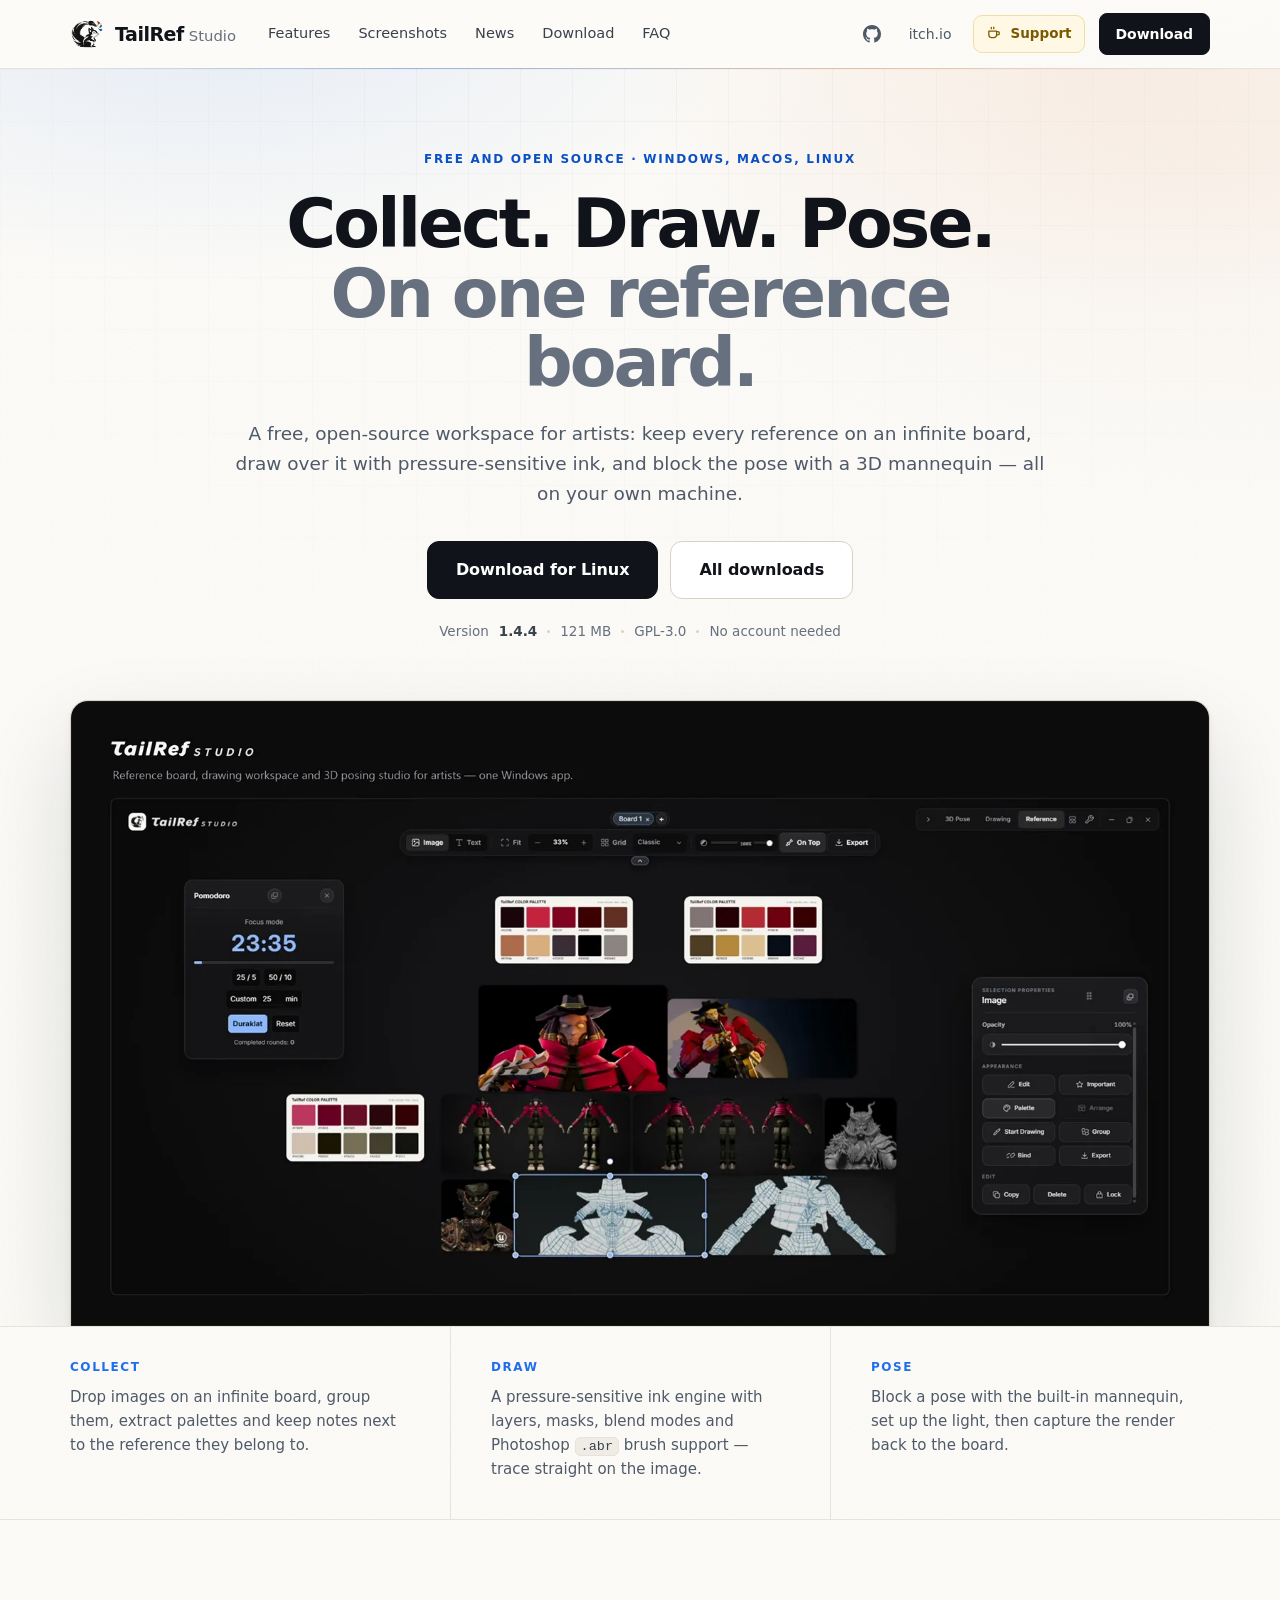
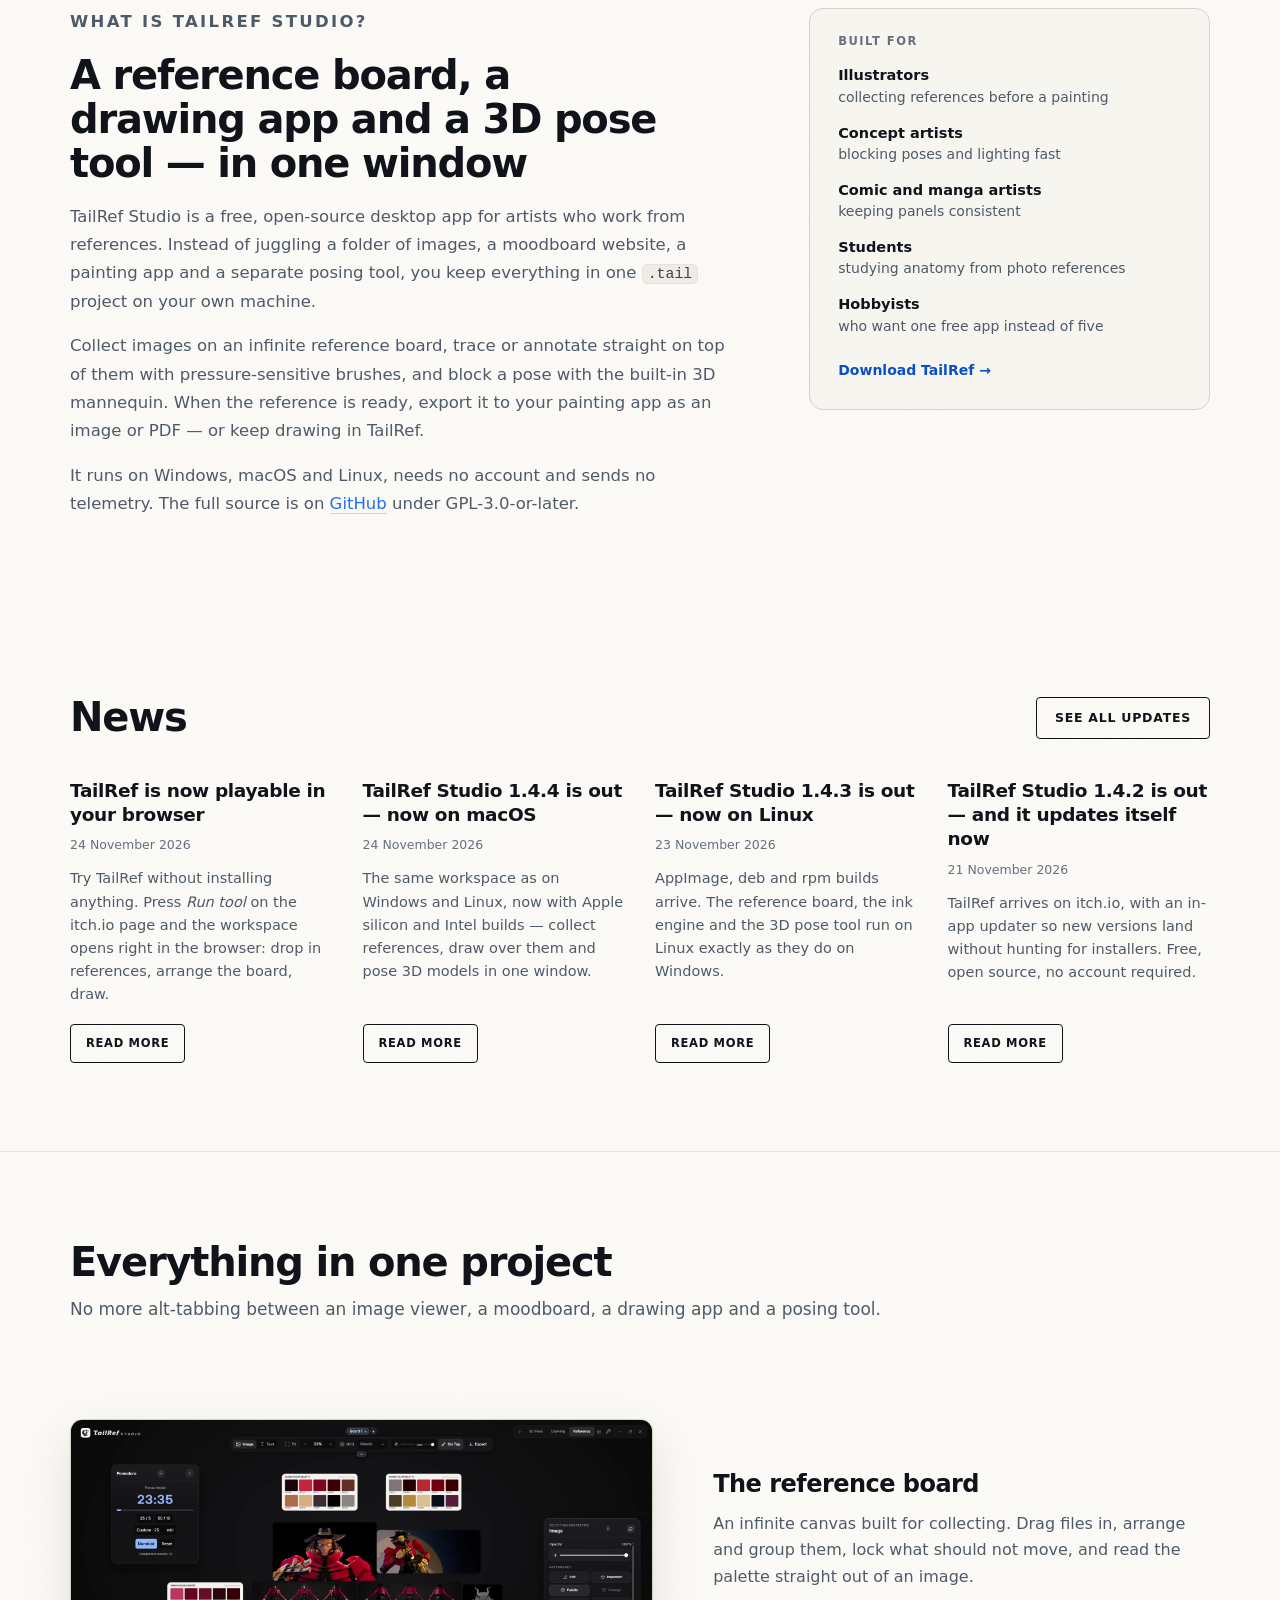
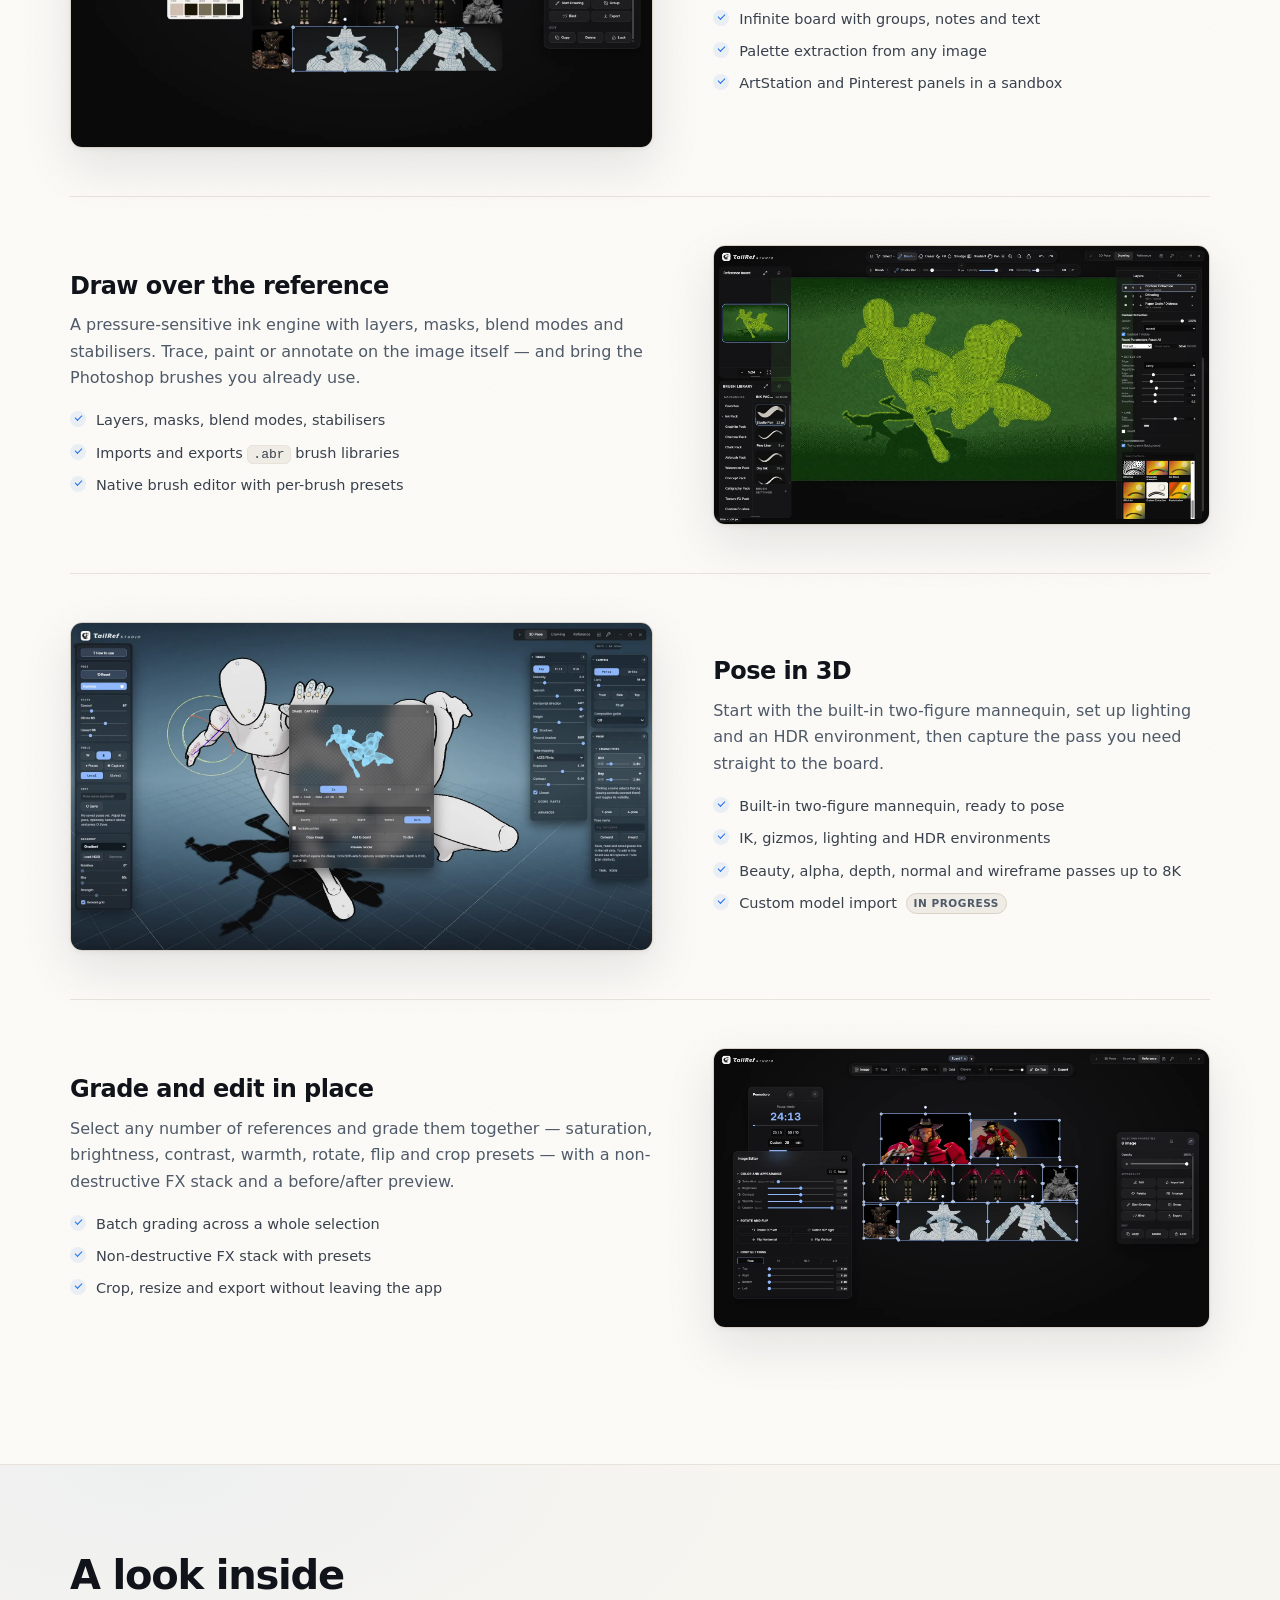
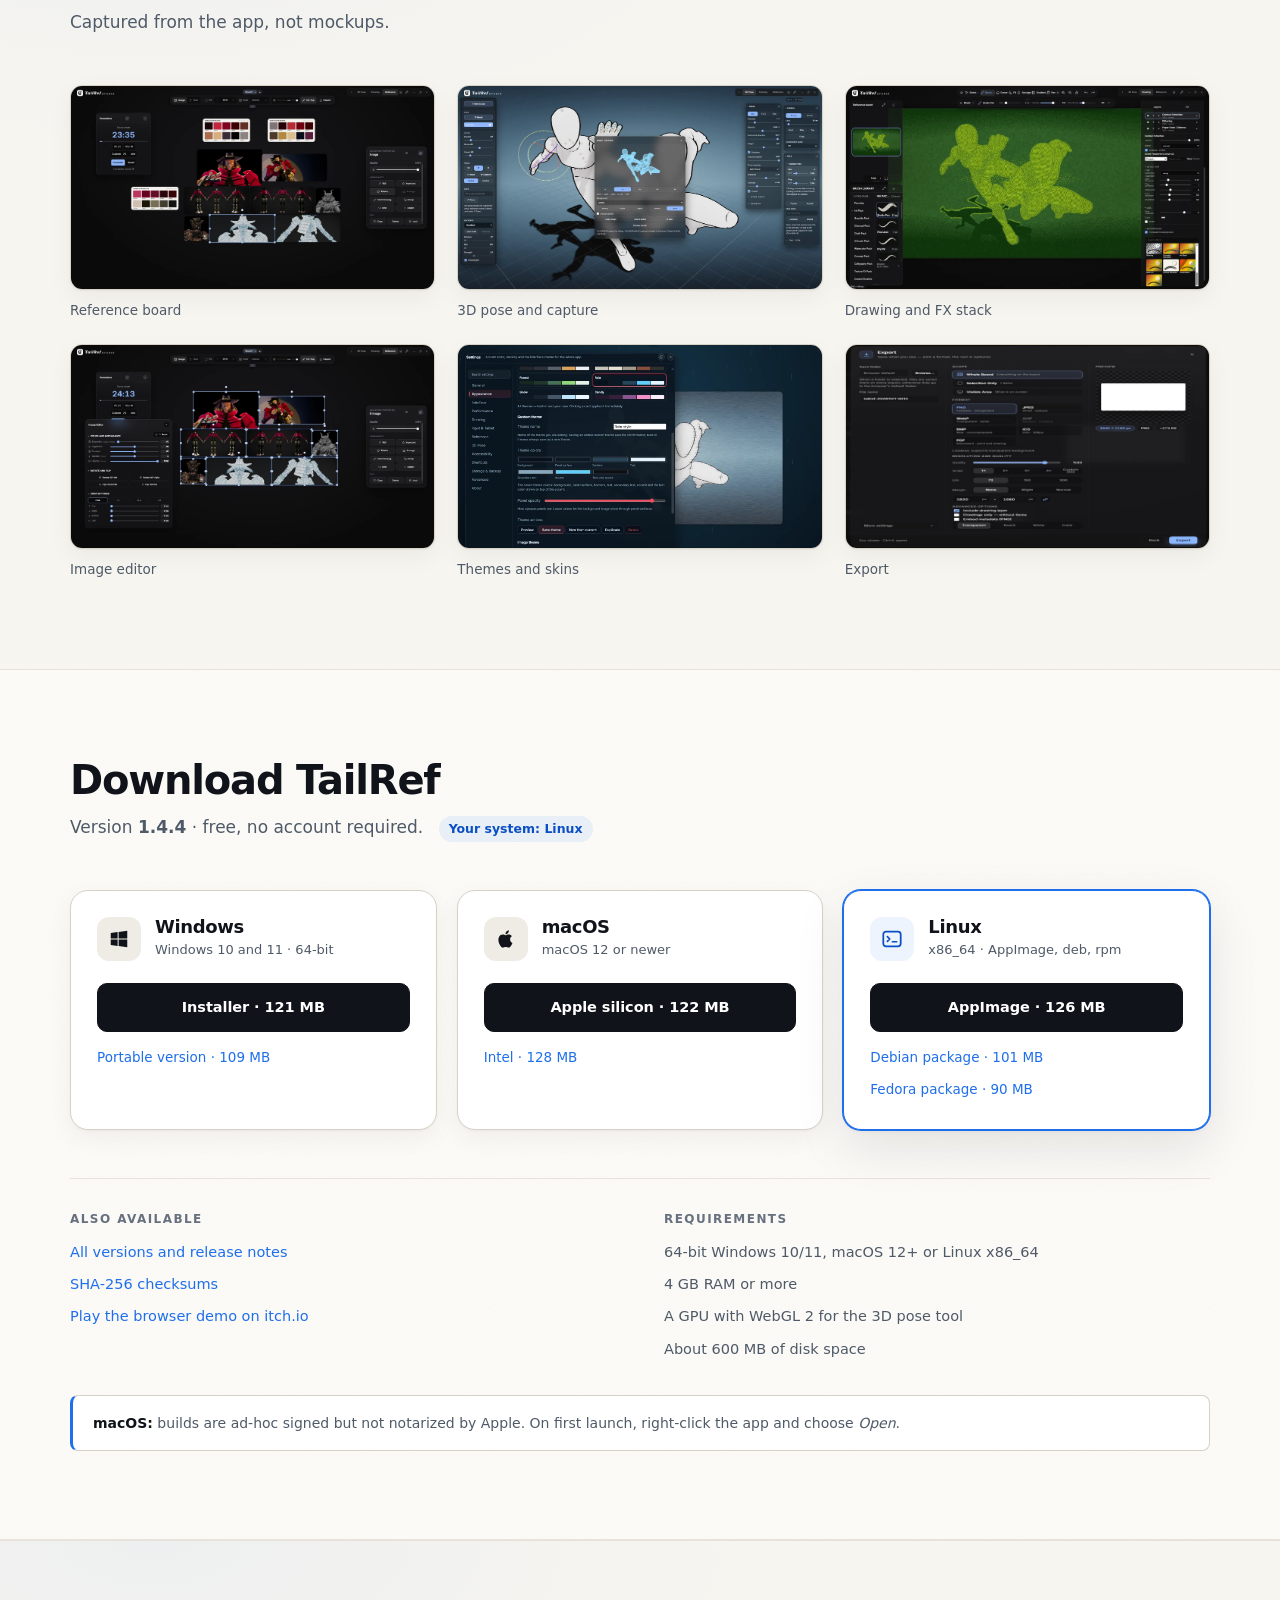
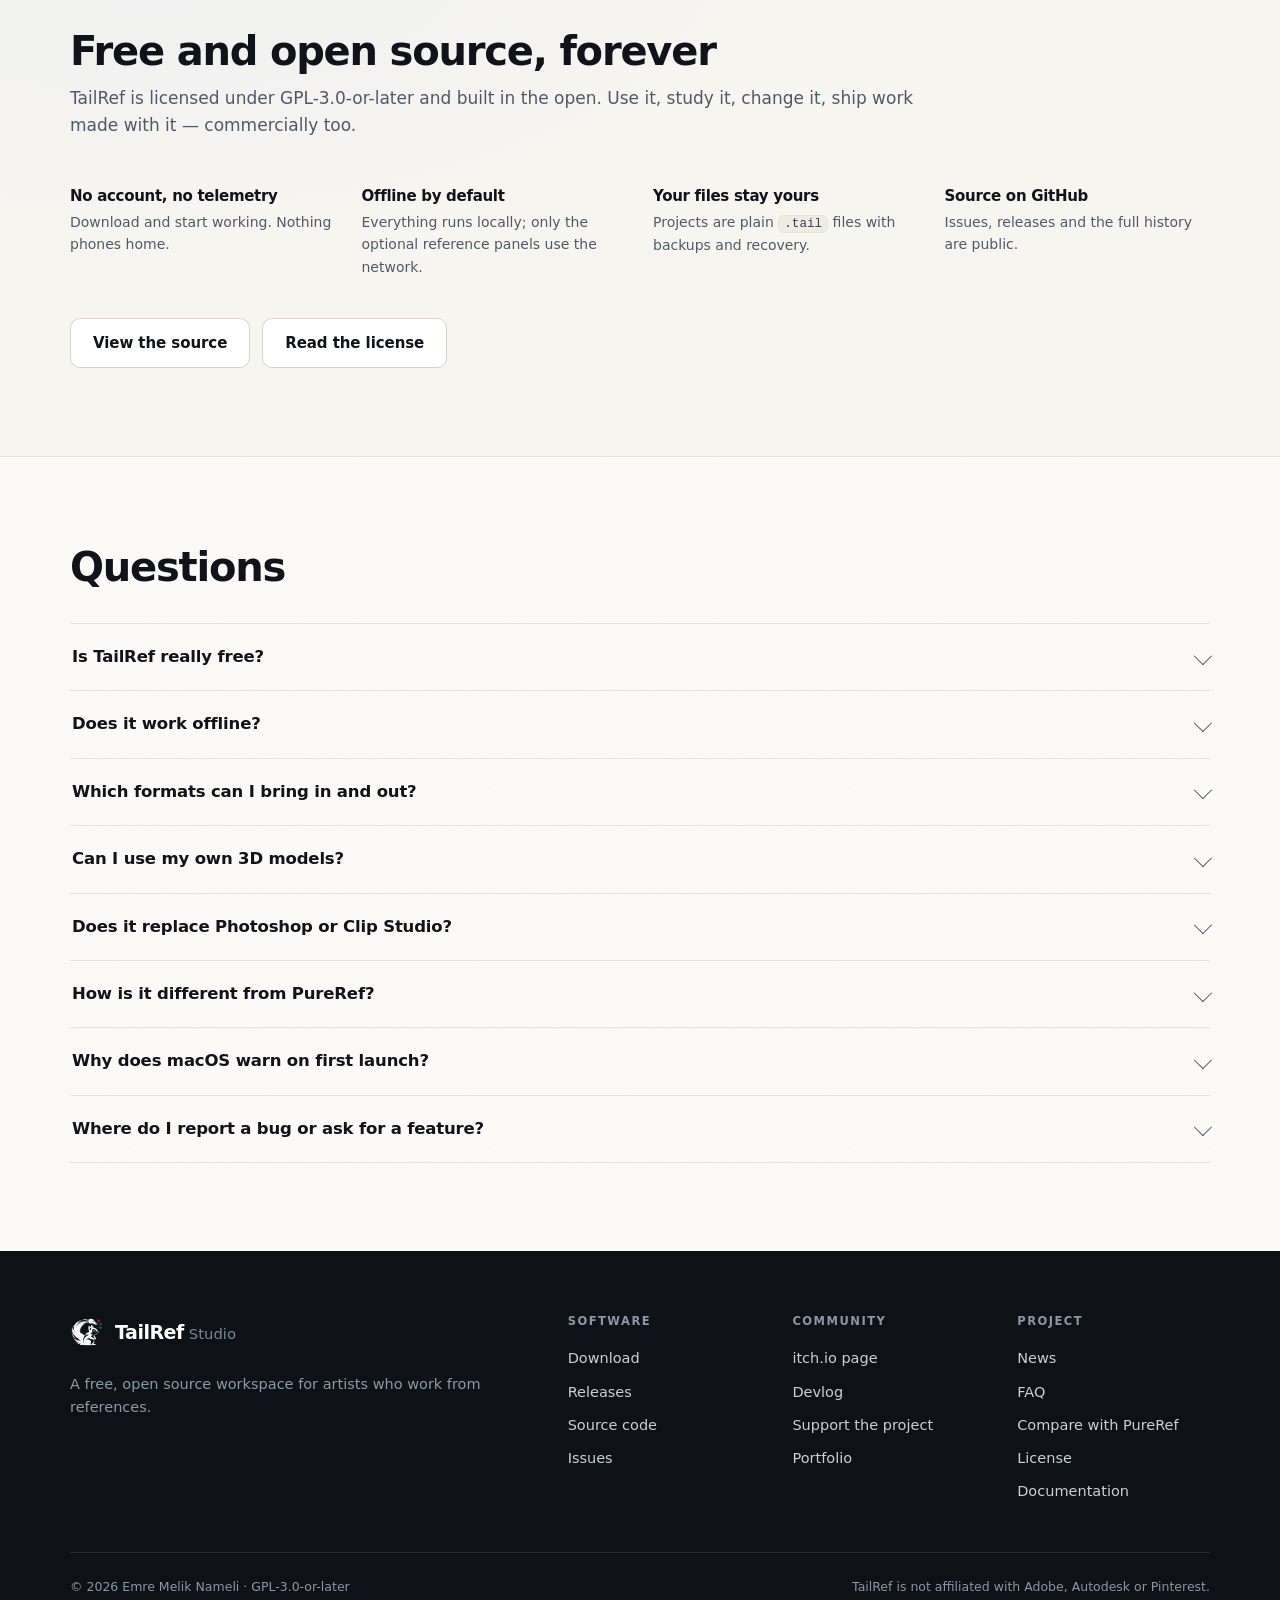
<file: index.html>
<!doctype html>
<html lang="en">
<head>
<meta charset="utf-8">
<meta name="viewport" content="width=device-width, initial-scale=1">
<title>Reference Board &amp; Image Viewer for Artists — TailRef Studio</title>
<meta name="description" content="A free, open-source reference image viewer and reference board for artists: pin images, draw over them, and pose a 3D mannequin. Windows, macOS and Linux.">
<link rel="canonical" href="https://tailref.github.io/">
<link rel="alternate" hreflang="en" href="https://tailref.github.io/">
<link rel="alternate" hreflang="x-default" href="https://tailref.github.io/">
<meta name="robots" content="index, follow, max-image-preview:large, max-snippet:-1">
<meta name="theme-color" content="#fcfbf8">
<meta name="google-site-verification" content="Hau06cwuIc7WL7mLHuSHcD2M19Qq3v9BF9eWDsz3ze4">
<meta name="author" content="Emre Melik Nameli">
<meta name="color-scheme" content="light">
<link rel="preconnect" href="https://api.github.com" crossorigin>
<link rel="alternate" type="application/rss+xml" title="TailRef Studio news" href="https://tailref.github.io/feed.xml">

<meta property="og:type" content="website">
<meta property="og:locale" content="en_US">
<meta property="og:site_name" content="TailRef Studio">
<meta property="og:title" content="Reference board and image viewer for artists — TailRef Studio">
<meta property="og:description" content="A free, open source reference board for artists: pin images, draw over them with pressure-sensitive ink and pose a 3D mannequin.">
<meta property="og:url" content="https://tailref.github.io/">
<meta property="og:image" content="https://tailref.github.io/assets/og.png">
<meta property="og:image:width" content="1280">
<meta property="og:image:height" content="640">
<meta property="og:image:alt" content="TailRef Studio workspace with a reference board, palettes and 3D poses">

<meta name="twitter:card" content="summary_large_image">
<meta name="twitter:title" content="Reference board and image viewer for artists — TailRef Studio">
<meta name="twitter:description" content="Free, open source reference board for artists: pin images, draw over them and pose a 3D mannequin.">
<meta name="twitter:image" content="https://tailref.github.io/assets/og.png">
<meta name="twitter:image:alt" content="TailRef Studio reference board with palettes and a 3D pose">

<link rel="icon" href="assets/favicon.png" sizes="256x256" type="image/png">
<link rel="apple-touch-icon" href="assets/favicon.png">
<link rel="stylesheet" href="styles.css">
<link rel="preload" as="image" href="assets/hero.webp" type="image/webp" fetchpriority="high">

<script type="application/ld+json">
{
  "@context": "https://schema.org",
  "@graph": [
    {
      "@type": "WebSite",
      "@id": "https://tailref.github.io/#website",
      "url": "https://tailref.github.io/",
      "name": "TailRef Studio",
      "description": "Free, open-source reference board, ink workspace and 3D pose tool for artists.",
      "inLanguage": "en",
      "publisher": { "@id": "https://tailref.github.io/#organization" }
    },
    {
      "@type": "Organization",
      "@id": "https://tailref.github.io/#organization",
      "name": "TailRef Studio",
      "url": "https://tailref.github.io/",
      "description": "An independent studio building free, open-source tools for artists.",
      "logo": {
        "@type": "ImageObject",
        "url": "https://tailref.github.io/assets/logo.png",
        "width": 512,
        "height": 512
      },
      "founder": { "@type": "Person", "name": "Emre Melik Nameli", "url": "https://roxsmb.github.io" },
      "sameAs": [
        "https://github.com/Roxsmb/tailref",
        "https://github.com/tailref",
        "https://roxsmb.itch.io/tailref",
        "https://www.buymeacoffee.com/roxsmb",
        "https://roxsmb.github.io"
      ]
    },
    {
      "@type": "SoftwareApplication",
      "@id": "https://tailref.github.io/#app",
      "name": "TailRef Studio",
      "alternateName": "TailRef",
      "applicationCategory": "DesignApplication",
      "applicationSubCategory": "Reference board, drawing and 3D posing app for artists",
      "operatingSystem": "Windows 10, Windows 11, macOS 12 or newer, Linux x86_64",
      "softwareVersion": "1.4.4",
      "license": "https://www.gnu.org/licenses/gpl-3.0.html",
      "isAccessibleForFree": true,
      "offers": { "@type": "Offer", "price": "0", "priceCurrency": "USD" },
      "downloadUrl": "https://tailref.github.io/#download",
      "installUrl": "https://tailref.github.io/#download",
      "releaseNotes": "https://tailref.github.io/news/release.html",
      "description": "TailRef Studio keeps the whole reference loop in one project: images on an infinite board, pressure-sensitive ink on top of them and a 3D mannequin to block the pose.",
      "keywords": "reference board, reference image viewer, reference board app, pose reference tool, draw over reference images, moodboard for artists, PureRef alternative",
      "datePublished": "2026-11-21",
      "dateModified": "2026-11-25",
      "inLanguage": "en",
      "softwareRequirements": "Windows 10/11 x64, macOS 12 or newer, or Linux x86_64 with GTK 3 and OpenGL",
      "memoryRequirements": "8 GB RAM recommended",
      "featureList": [
        "Infinite reference board with groups, notes and palette extraction",
        "Pressure-sensitive ink engine with layers, masks and blend modes",
        "Photoshop .abr brush import and export",
        "3D posing with a built-in two-figure mannequin, IK and lighting",
        "Beauty, alpha, depth, normal and wireframe render passes up to 8K",
        "Batch image grading with a non-destructive FX stack",
        "Works offline; projects are plain .tail files"
      ],
      "screenshot": [
        "https://tailref.github.io/assets/board.jpg",
        "https://tailref.github.io/assets/draw.jpg",
        "https://tailref.github.io/assets/pose.jpg",
        "https://tailref.github.io/assets/editor.jpg"
      ],
      "author": { "@id": "https://tailref.github.io/#organization" },
      "publisher": { "@id": "https://tailref.github.io/#organization" },
      "sameAs": [
        "https://github.com/Roxsmb/tailref",
        "https://roxsmb.itch.io/tailref"
      ]
    },
    {
      "@type": "FAQPage",
      "@id": "https://tailref.github.io/#faq",
      "mainEntity": [
        {
          "@type": "Question",
          "name": "Is TailRef really free?",
          "acceptedAnswer": {
            "@type": "Answer",
            "text": "Yes. TailRef is free and open source under GPL-3.0-or-later. There is no paid tier, no subscription and no account. Donations are optional."
          }
        },
        {
          "@type": "Question",
          "name": "Does TailRef work offline?",
          "acceptedAnswer": {
            "@type": "Answer",
            "text": "Yes. Everything runs on your machine and projects are plain .tail files on your disk. Only the optional ArtStation and Pinterest panels and update checks use the internet."
          }
        },
        {
          "@type": "Question",
          "name": "Which formats can I bring in and out?",
          "acceptedAnswer": {
            "@type": "Answer",
            "text": "Images in the common web and print formats, plus Photoshop .abr brush libraries. Export as PNG, JPEG, WebP, AVIF, BMP, ICO or PDF."
          }
        },
        {
          "@type": "Question",
          "name": "Can I use my own 3D models?",
          "acceptedAnswer": {
            "@type": "Answer",
            "text": "Not yet. The built-in two-figure mannequin covers most posing work today, and loading your own FBX, GLTF/GLB and OBJ files is in development. Follow the devlog for updates."
          }
        },
        {
          "@type": "Question",
          "name": "Does TailRef replace Photoshop or Clip Studio?",
          "acceptedAnswer": {
            "@type": "Answer",
            "text": "No. TailRef is built for the reference and blocking stage: collect, annotate, pose, and take the result into your painting app as an image or PDF."
          }
        },
        {
          "@type": "Question",
          "name": "How is it different from PureRef?",
          "acceptedAnswer": {
            "@type": "Answer",
            "text": "Both keep your images on one canvas and stay above your painting app. TailRef adds drawing on the reference, palette cards and 3D posing in the same project. PureRef remains the lighter choice for a tiny single-purpose pinboard."
          }
        },
        {
          "@type": "Question",
          "name": "Why does macOS warn on first launch?",
          "acceptedAnswer": {
            "@type": "Answer",
            "text": "The builds are ad-hoc signed but not notarized by Apple. Right-click the app and choose Open once; after that it launches normally."
          }
        },
        {
          "@type": "Question",
          "name": "Where do I report a bug or ask for a feature?",
          "acceptedAnswer": {
            "@type": "Answer",
            "text": "Open an issue on GitHub. Small reproductions with the project file attached are the fastest way to get a fix."
          }
        }
      ]
    }
  ]
}
</script>
</head>
<body>
<a class="skip-link" href="#main">Skip to content</a>

<header class="site-head">
  <div class="wrap head-inner">
    <a class="brand" href="./">
      <img class="brand-mark" src="assets/logo.png" width="36" height="36" alt="" decoding="async">
      <span class="brand-text">TailRef<em>Studio</em></span>
    </a>

          <button class="nav-btn" type="button" aria-label="Menu" aria-expanded="false" aria-controls="site-nav">
        <svg viewBox="0 0 24 24" width="18" height="18" fill="none" stroke="currentColor" stroke-width="2" stroke-linecap="round" aria-hidden="true"><path d="M4 7h16M4 12h16M4 17h16"/></svg>
      </button>
    <nav class="site-nav" id="site-nav" aria-label="Main">
      <a href="#features">Features</a>
      <a href="#screens">Screenshots</a>
      <a href="#news">News</a>
      <a href="#download">Download</a>
      <a href="#faq">FAQ</a>
    </nav>

    <div class="head-actions">
      <a class="head-link" href="https://github.com/Roxsmb/tailref" rel="noopener" aria-label="Source code on GitHub">
        <svg viewBox="0 0 16 16" width="18" height="18" aria-hidden="true" fill="currentColor"><path d="M8 0C3.58 0 0 3.58 0 8c0 3.54 2.29 6.53 5.47 7.59.4.07.55-.17.55-.38 0-.19-.01-.82-.01-1.49-2.01.37-2.53-.49-2.69-.94-.09-.23-.48-.94-.82-1.13-.28-.15-.68-.52-.01-.53.63-.01 1.08.58 1.23.82.72 1.21 1.87.87 2.33.66.07-.52.28-.87.51-1.07-1.78-.2-3.64-.89-3.64-3.95 0-.87.31-1.59.82-2.15-.08-.2-.36-1.02.08-2.12 0 0 .67-.21 2.2.82.64-.18 1.32-.27 2-.27s1.36.09 2 .27c1.53-1.04 2.2-.82 2.2-.82.44 1.1.16 1.92.08 2.12.51.56.82 1.27.82 2.15 0 3.07-1.87 3.75-3.65 3.95.29.25.54.73.54 1.48 0 1.07-.01 1.93-.01 2.2 0 .21.15.46.55.38A7.995 7.995 0 0 0 16 8c0-4.42-3.58-8-8-8Z"/></svg>
      </a>
      <a class="head-link head-link-text" href="https://roxsmb.itch.io/tailref" rel="noopener">itch.io</a>
            <a class="head-link head-link-support" href="https://www.buymeacoffee.com/roxsmb" rel="noopener" aria-label="Support TailRef — buy me a coffee">
        <svg viewBox="0 0 24 24" width="17" height="17" fill="none" stroke="currentColor" stroke-width="1.8" stroke-linecap="round" stroke-linejoin="round" aria-hidden="true"><path d="M4 8.5h11v5.2a4 4 0 0 1-4 4H8a4 4 0 0 1-4-4V8.5Z"/><path d="M15 9.5h1.7a2.2 2.2 0 0 1 0 4.4H15"/><path d="M7.5 3.4v1.8M11 3v2.2"/></svg>
        <span class="support-text">Support</span>
      </a>
      <a class="btn btn-sm" href="#download" data-primary-download>Download</a>
    </div>
  </div>
</header>

<main id="main">

  <section class="hero">
    <div class="wrap hero-copy">
      <p class="eyebrow">Free and open source · Windows, macOS, Linux</p>
      <h1>Collect. Draw. Pose.<span>On one reference board.</span></h1>
      <p class="lede">A free, open-source workspace for artists: keep every reference on an infinite board, draw over it with pressure-sensitive ink, and block the pose with a 3D mannequin — all on your own machine.</p>

      <div class="hero-cta">
        <a class="btn btn-lg" href="https://github.com/Roxsmb/tailref/releases/download/v1.4.4/Windows-TailRef-1.4.4-Setup.exe" data-primary-download data-os-label>Download for Windows</a>
        <a class="btn btn-lg btn-ghost" href="#download">All downloads</a>
      </div>

      <p class="hero-meta">
        Version <strong data-version>1.4.4</strong>
        <span class="dot" aria-hidden="true"></span> <span data-os-size>121 MB</span>
        <span class="dot" aria-hidden="true"></span> GPL-3.0
        <span class="dot" aria-hidden="true"></span> No account needed
      </p>
    </div>

    <figure class="hero-shot">
      <div class="wrap">
        <picture><source srcset="assets/hero.webp" type="image/webp"><img src="assets/hero.png" width="1600" height="878" alt="The TailRef Studio workspace: a reference board with palettes, 3D poses, a selection panel and a pomodoro timer" fetchpriority="high" decoding="async"></picture>
      </div>
    </figure>
  </section>

  <section class="pillars" aria-label="What TailRef does">
    <div class="wrap pillars-grid">
      <div class="pillar">
        <h2>Collect</h2>
        <p>Drop images on an infinite board, group them, extract palettes and keep notes next to the reference they belong to.</p>
      </div>
      <div class="pillar">
        <h2>Draw</h2>
        <p>A pressure-sensitive ink engine with layers, masks, blend modes and Photoshop <code>.abr</code> brush support — trace straight on the image.</p>
      </div>
      <div class="pillar">
        <h2>Pose</h2>
        <p>Block a pose with the built-in mannequin, set up the light, then capture the render back to the board.</p>
      </div>
    </div>
  </section>

  <section id="what-is" class="section intro">
    <div class="wrap intro-grid">
      <div class="intro-copy">
        <p class="eyebrow">What is TailRef Studio?</p>
        <h2 class="section-title">A reference board, a drawing app and a 3D pose tool — in one window</h2>
        <p>TailRef Studio is a free, open-source desktop app for artists who work from references. Instead of juggling a folder of images, a moodboard website, a painting app and a separate posing tool, you keep everything in one <code>.tail</code> project on your own machine.</p>
        <p>Collect images on an infinite reference board, trace or annotate straight on top of them with pressure-sensitive brushes, and block a pose with the built-in 3D mannequin. When the reference is ready, export it to your painting app as an image or PDF — or keep drawing in TailRef.</p>
        <p>It runs on Windows, macOS and Linux, needs no account and sends no telemetry. The full source is on <a href="https://github.com/Roxsmb/tailref" rel="noopener">GitHub</a> under GPL-3.0-or-later.</p>
      </div>
      <aside class="intro-side">
        <h3>Built for</h3>
        <ul class="intro-list">
          <li><strong>Illustrators</strong> collecting references before a painting</li>
          <li><strong>Concept artists</strong> blocking poses and lighting fast</li>
          <li><strong>Comic and manga artists</strong> keeping panels consistent</li>
          <li><strong>Students</strong> studying anatomy from photo references</li>
          <li><strong>Hobbyists</strong> who want one free app instead of five</li>
        </ul>
        <a class="link-arrow" href="#download">Download TailRef <span aria-hidden="true">→</span></a>
      </aside>
    </div>
  </section>

  <section id="news" class="section news">
    <div class="wrap">
      <div class="section-head">
        <h2 class="section-title">News</h2>
        <a class="btn btn-outline" href="news/">See all updates</a>
      </div>

      <div class="news-grid" data-news-list data-news-base="news/" data-news-limit="4" data-news-feed="news.json">
        <article class="news-card" data-date="2026-11-24">
          <h3><a href="news/tailref-is-now-playable-in-your-browser.html" rel="noopener">TailRef is now playable in your browser</a></h3>
          <p class="news-date">24 November 2026</p>
          <p class="news-excerpt">Try TailRef without installing anything. Press <em>Run tool</em> on the itch.io page and the workspace opens right in the browser: drop in references, arrange the board, draw.</p>
          <a class="btn btn-outline btn-xs" href="news/tailref-is-now-playable-in-your-browser.html" rel="noopener" >Read more<span class="sr-only">: TailRef is now playable in your browser</span></a>
        </article>

        <article class="news-card" data-release="1.4.4" data-date="2026-11-24">
          <h3><a href="news/tailref-studio-144-is-out-now-on-macos.html" rel="noopener">TailRef Studio 1.4.4 is out — now on macOS</a></h3>
          <p class="news-date">24 November 2026</p>
          <p class="news-excerpt">The same workspace as on Windows and Linux, now with Apple silicon and Intel builds — collect references, draw over them and pose 3D models in one window.</p>
          <a class="btn btn-outline btn-xs" href="news/tailref-studio-144-is-out-now-on-macos.html" rel="noopener" >Read more<span class="sr-only">: TailRef Studio 1.4.4 is out — now on macOS</span></a>
        </article>

        <article class="news-card" data-release="1.4.3" data-date="2026-11-23">
          <h3><a href="news/tailref-studio-143-is-out-now-on-linux.html" rel="noopener">TailRef Studio 1.4.3 is out — now on Linux</a></h3>
          <p class="news-date">23 November 2026</p>
          <p class="news-excerpt">AppImage, deb and rpm builds arrive. The reference board, the ink engine and the 3D pose tool run on Linux exactly as they do on Windows.</p>
          <a class="btn btn-outline btn-xs" href="news/tailref-studio-143-is-out-now-on-linux.html" rel="noopener" >Read more<span class="sr-only">: TailRef Studio 1.4.3 is out — now on Linux</span></a>
        </article>

        <article class="news-card" data-release="1.4.2" data-date="2026-11-21">
          <h3><a href="news/tailref-studio-142-is-out-and-it-updates-itself-now.html" rel="noopener">TailRef Studio 1.4.2 is out — and it updates itself now</a></h3>
          <p class="news-date">21 November 2026</p>
          <p class="news-excerpt">TailRef arrives on itch.io, with an in-app updater so new versions land without hunting for installers. Free, open source, no account required.</p>
          <a class="btn btn-outline btn-xs" href="news/tailref-studio-142-is-out-and-it-updates-itself-now.html" rel="noopener" >Read more<span class="sr-only">: TailRef Studio 1.4.2 is out — and it updates itself now</span></a>
        </article>
      </div>
    </div>
  </section>

  <section id="features" class="section">
    <div class="wrap">
      <h2 class="section-title">Everything in one project</h2>
      <p class="section-sub">No more alt-tabbing between an image viewer, a moodboard, a drawing app and a posing tool.</p>

      <article class="feature">
        <div class="feature-media">
          <picture><source srcset="assets/board.webp" type="image/webp"><img src="assets/board.jpg" width="1920" height="1080" loading="lazy" alt="Reference board with grouped images, colour palettes and selected images" decoding="async"></picture>
        </div>
        <div class="feature-copy">
          <h3>The reference board</h3>
          <p>An infinite canvas built for collecting. Drag files in, arrange and group them, lock what should not move, and read the palette straight out of an image.</p>
          <ul class="checks">
            <li>Infinite board with groups, notes and text</li>
            <li>Palette extraction from any image</li>
            <li>ArtStation and Pinterest panels in a sandbox</li>
          </ul>
        </div>
      </article>

      <article class="feature reverse">
        <div class="feature-media">
          <picture><source srcset="assets/draw.webp" type="image/webp"><img src="assets/draw.jpg" width="1920" height="1080" loading="lazy" alt="Drawing over a reference image with the brush engine and the FX stack" decoding="async"></picture>
        </div>
        <div class="feature-copy">
          <h3>Draw over the reference</h3>
          <p>A pressure-sensitive ink engine with layers, masks, blend modes and stabilisers. Trace, paint or annotate on the image itself — and bring the Photoshop brushes you already use.</p>
          <ul class="checks">
            <li>Layers, masks, blend modes, stabilisers</li>
            <li>Imports and exports <code>.abr</code> brush libraries</li>
            <li>Native brush editor with per-brush presets</li>
          </ul>
        </div>
      </article>

      <article class="feature">
        <div class="feature-media">
          <picture><source srcset="assets/pose.webp" type="image/webp"><img src="assets/pose.jpg" width="1920" height="1080" loading="lazy" alt="Posing a 3D mannequin and capturing renders to the reference board" decoding="async"></picture>
        </div>
        <div class="feature-copy">
          <h3>Pose in 3D</h3>
          <p>Start with the built-in two-figure mannequin, set up lighting and an HDR environment, then capture the pass you need straight to the board.</p>
          <ul class="checks">
            <li>Built-in two-figure mannequin, ready to pose</li>
            <li>IK, gizmos, lighting and HDR environments</li>
            <li>Beauty, alpha, depth, normal and wireframe passes up to 8K</li>
            <li>Custom model import <span class="soon">in progress</span></li>
          </ul>
        </div>
      </article>

      <article class="feature reverse">
        <div class="feature-media">
          <picture><source srcset="assets/editor.webp" type="image/webp"><img src="assets/editor.jpg" width="1920" height="1080" loading="lazy" alt="The built-in image editor with crop, resize and adjustment tools" decoding="async"></picture>
        </div>
        <div class="feature-copy">
          <h3>Grade and edit in place</h3>
          <p>Select any number of references and grade them together — saturation, brightness, contrast, warmth, rotate, flip and crop presets — with a non-destructive FX stack and a before/after preview.</p>
          <ul class="checks">
            <li>Batch grading across a whole selection</li>
            <li>Non-destructive FX stack with presets</li>
            <li>Crop, resize and export without leaving the app</li>
          </ul>
        </div>
      </article>
    </div>
  </section>

  <section id="screens" class="section section-soft">
    <div class="wrap">
      <h2 class="section-title">A look inside</h2>
      <p class="section-sub">Captured from the app, not mockups.</p>
      <div class="gallery">
        <figure>
          <a href="assets/board.jpg" target="_blank" rel="noopener"><picture><source srcset="assets/board.webp" type="image/webp"><img src="assets/board.jpg" width="1920" height="1080" loading="lazy" alt="Reference board with grouped images and palettes" decoding="async"></picture></a>
          <figcaption>Reference board</figcaption>
        </figure>
        <figure>
          <a href="assets/pose.jpg" target="_blank" rel="noopener"><picture><source srcset="assets/pose.webp" type="image/webp"><img src="assets/pose.jpg" width="1920" height="1080" loading="lazy" alt="3D mannequin posed and captured to the board" decoding="async"></picture></a>
          <figcaption>3D pose and capture</figcaption>
        </figure>
        <figure>
          <a href="assets/draw.jpg" target="_blank" rel="noopener"><picture><source srcset="assets/draw.webp" type="image/webp"><img src="assets/draw.jpg" width="1920" height="1080" loading="lazy" alt="Drawing over a reference with the FX stack open" decoding="async"></picture></a>
          <figcaption>Drawing and FX stack</figcaption>
        </figure>
        <figure>
          <a href="assets/editor.jpg" target="_blank" rel="noopener"><picture><source srcset="assets/editor.webp" type="image/webp"><img src="assets/editor.jpg" width="1920" height="1080" loading="lazy" alt="The built-in image editor" decoding="async"></picture></a>
          <figcaption>Image editor</figcaption>
        </figure>
        <figure>
          <a href="assets/themes.jpg" target="_blank" rel="noopener"><picture><source srcset="assets/themes.webp" type="image/webp"><img src="assets/themes.jpg" width="1320" height="742" loading="lazy" alt="Interface themes" decoding="async"></picture></a>
          <figcaption>Themes and skins</figcaption>
        </figure>
        <figure>
          <a href="assets/export.jpg" target="_blank" rel="noopener"><picture><source srcset="assets/export.webp" type="image/webp"><img src="assets/export.jpg" width="1600" height="900" loading="lazy" alt="Export dialog" decoding="async"></picture></a>
          <figcaption>Export</figcaption>
        </figure>
      </div>
    </div>
  </section>

  <section id="download" class="section download">
    <div class="wrap">
      <h2 class="section-title">Download TailRef</h2>
      <p class="section-sub">
        Version <strong data-version>1.4.4</strong> · free, no account required.
        <span class="os-hint" data-os-hint hidden></span>
      </p>

      <div class="os-grid">
        <article class="os-card" data-os="windows">
          <header class="os-head">
            <span class="os-icon" aria-hidden="true">
              <svg viewBox="0 0 24 24" width="22" height="22" fill="currentColor"><path d="M3 5.5 10.5 4.4v7.1H3V5.5Zm8.6-1.2L21 3v8.5h-9.4V4.3ZM3 12.5h7.5v7.1L3 18.5v-6Zm8.6 0H21V21l-9.4-1.3v-7.2Z"/></svg>
            </span>
            <div>
              <h3>Windows</h3>
              <p class="os-sub">Windows 10 and 11 · 64-bit</p>
            </div>
          </header>
          <a class="btn btn-block" href="https://github.com/Roxsmb/tailref/releases/download/v1.4.4/Windows-TailRef-1.4.4-Setup.exe" data-asset="Windows-TailRef-{v}-Setup.exe">Installer · 121 MB</a>
          <a class="link-quiet" href="https://github.com/Roxsmb/tailref/releases/download/v1.4.4/Windows-TailRef-1.4.4-Portable.exe" data-asset="Windows-TailRef-{v}-Portable.exe">Portable version · 109 MB</a>
        </article>

        <article class="os-card" data-os="macos">
          <header class="os-head">
            <span class="os-icon" aria-hidden="true">
              <svg viewBox="0 0 24 24" width="22" height="22" fill="currentColor"><path d="M16.4 12.6c0-2.3 1.9-3.4 2-3.5-1.1-1.6-2.8-1.8-3.4-1.9-1.5-.1-2.8.8-3.5.8s-1.9-.8-3.1-.8c-1.6 0-3.1.9-3.9 2.3-1.7 2.9-.4 7.2 1.2 9.5.8 1.1 1.7 2.4 3 2.3 1.2 0 1.6-.7 3.1-.7s1.8.7 3 .7c1.3 0 2.1-1.1 2.9-2.3.9-1.3 1.3-2.6 1.3-2.7-.1 0-2.6-1-2.6-3.7ZM14.2 5.4c.6-.8 1.1-1.9.9-3-.9.1-2 .6-2.7 1.4-.6.7-1.1 1.8-.9 2.9 1 .1 2-.5 2.7-1.3Z"/></svg>
            </span>
            <div>
              <h3>macOS</h3>
              <p class="os-sub">macOS 12 or newer</p>
            </div>
          </header>
          <a class="btn btn-block" href="https://github.com/Roxsmb/tailref/releases/download/v1.4.4/macOS-TailRef-1.4.4-arm64.dmg" data-asset="macOS-TailRef-{v}-arm64.dmg">Apple silicon · 122 MB</a>
          <a class="link-quiet" href="https://github.com/Roxsmb/tailref/releases/download/v1.4.4/macOS-TailRef-1.4.4-x64.dmg" data-asset="macOS-TailRef-{v}-x64.dmg">Intel · 128 MB</a>
        </article>

        <article class="os-card" data-os="linux">
          <header class="os-head">
            <span class="os-icon" aria-hidden="true">
              <svg viewBox="0 0 24 24" width="22" height="22" fill="none" stroke="currentColor" stroke-width="1.9" stroke-linecap="round" stroke-linejoin="round"><rect x="2.5" y="4" width="19" height="16" rx="3"/><path d="m7 9.5 2.5 2.5L7 14.5"/><path d="M12.5 15H17"/></svg>
            </span>
            <div>
              <h3>Linux</h3>
              <p class="os-sub">x86_64 · AppImage, deb, rpm</p>
            </div>
          </header>
          <a class="btn btn-block" href="https://github.com/Roxsmb/tailref/releases/download/v1.4.4/Linux-TailRef-1.4.4-x86_64.AppImage" data-asset="Linux-TailRef-{v}-x86_64.AppImage">AppImage · 126 MB</a>
          <a class="link-quiet" href="https://github.com/Roxsmb/tailref/releases/download/v1.4.4/Linux-TailRef-1.4.4-amd64.deb" data-asset="Linux-TailRef-{v}-amd64.deb">Debian package · 101 MB</a>
          <a class="link-quiet" href="https://github.com/Roxsmb/tailref/releases/download/v1.4.4/Linux-TailRef-1.4.4-x86_64.rpm" data-asset="Linux-TailRef-{v}-x86_64.rpm">Fedora package · 90 MB</a>
        </article>
      </div>

      <div class="dl-notes">
        <div>
          <h3>Also available</h3>
          <ul class="link-list">
            <li><a href="https://github.com/Roxsmb/tailref/releases" rel="noopener">All versions and release notes</a></li>
            <li><a href="https://github.com/Roxsmb/tailref/releases/download/v1.4.4/SHA256SUMS.txt" data-asset="SHA256SUMS.txt">SHA-256 checksums</a></li>
            <li><a href="https://roxsmb.itch.io/tailref" rel="noopener">Play the browser demo on itch.io</a></li>
          </ul>
        </div>
        <div>
          <h3>Requirements</h3>
          <ul class="link-list plain">
            <li>64-bit Windows 10/11, macOS 12+ or Linux x86_64</li>
            <li>4 GB RAM or more</li>
            <li>A GPU with WebGL 2 for the 3D pose tool</li>
            <li>About 600 MB of disk space</li>
          </ul>
        </div>
      </div>

      <p class="dl-warning"><strong>macOS:</strong> builds are ad-hoc signed but not notarized by Apple. On first launch, right-click the app and choose <em>Open</em>.</p>
    </div>
  </section>

  <section id="foss" class="section section-soft foss">
    <div class="wrap">
      <h2 class="section-title">Free and open source, forever</h2>
      <p class="section-sub">TailRef is licensed under GPL-3.0-or-later and built in the open. Use it, study it, change it, ship work made with it — commercially too.</p>
      <div class="foss-grid">
        <div><h3>No account, no telemetry</h3><p>Download and start working. Nothing phones home.</p></div>
        <div><h3>Offline by default</h3><p>Everything runs locally; only the optional reference panels use the network.</p></div>
        <div><h3>Your files stay yours</h3><p>Projects are plain <code>.tail</code> files with backups and recovery.</p></div>
        <div><h3>Source on GitHub</h3><p>Issues, releases and the full history are public.</p></div>
      </div>
      <p class="foss-cta">
        <a class="btn btn-ghost" href="https://github.com/Roxsmb/tailref" rel="noopener">View the source</a>
        <a class="btn btn-ghost" href="https://www.gnu.org/licenses/gpl-3.0.html" rel="noopener">Read the license</a>
      </p>
    </div>
  </section>

  <section id="faq" class="section faq">
    <div class="wrap">
      <h2 class="section-title">Questions</h2>
      <details>
        <summary>Is TailRef really free?</summary>
        <p>Yes. TailRef is free and open source under GPL-3.0-or-later. There is no paid tier, no subscription and no account. Donations are optional.</p>
      </details>
      <details>
        <summary>Does it work offline?</summary>
        <p>Yes. Everything runs on your machine and projects are plain <code>.tail</code> files on your disk. Only the optional ArtStation/Pinterest panels and update checks use the internet.</p>
      </details>
      <details>
        <summary>Which formats can I bring in and out?</summary>
        <p>Images in the common web and print formats, plus Photoshop <code>.abr</code> brush libraries. Export as PNG, JPEG, WebP, AVIF, BMP, ICO or PDF.</p>
      </details>
      <details>
        <summary>Can I use my own 3D models?</summary>
        <p>Not yet. The built-in two-figure mannequin covers most posing work today, and loading your own FBX, GLTF/GLB and OBJ files is being worked on right now — it will arrive in an update. Follow the <a href="https://roxsmb.itch.io/tailref/devlog" rel="noopener">devlog</a> to see when it lands.</p>
      </details>
      <details>
        <summary>Does it replace Photoshop or Clip Studio?</summary>
        <p>No. TailRef is built for the reference-and-blocking stage: collect, annotate, pose, and take the result into your painting app as an image or PDF.</p>
      </details>
      <details>
        <summary>How is it different from PureRef?</summary>
        <p>Both keep your images on one canvas and stay above your painting app. TailRef adds drawing on the reference, palette cards and 3D posing in the same project. If you want a tiny single-purpose pinboard, PureRef is the lighter choice — there is a <a href="pureref-alternative.html">full comparison</a> if you want the details.</p>
      </details>
      <details>
        <summary>Why does macOS warn on first launch?</summary>
        <p>The builds are ad-hoc signed but not notarized by Apple. Right-click the app and choose <em>Open</em> once; after that it launches normally.</p>
      </details>
      <details>
        <summary>Where do I report a bug or ask for a feature?</summary>
        <p>Open an issue on <a href="https://github.com/Roxsmb/tailref/issues" rel="noopener">GitHub</a>. Small reproductions with the project file attached are the fastest way to get a fix.</p>
      </details>
    </div>
  </section>

</main>

<footer class="site-foot">
  <div class="wrap foot-top">
    <div class="foot-brand">
      <a class="brand brand-light" href="./">
        <img class="brand-mark" src="assets/logo-light.png" width="36" height="36" alt="" decoding="async">
        <span class="brand-text">TailRef<em>Studio</em></span>
      </a>
      <p>A free, open source workspace for artists who work from references.</p>
    </div>

    <nav class="foot-cols" aria-label="Footer">
      <div>
        <h3>Software</h3>
        <a href="#download">Download</a>
        <a href="https://github.com/Roxsmb/tailref/releases" rel="noopener">Releases</a>
        <a href="https://github.com/Roxsmb/tailref" rel="noopener">Source code</a>
        <a href="https://github.com/Roxsmb/tailref/issues" rel="noopener">Issues</a>
      </div>
      <div>
        <h3>Community</h3>
        <a href="https://roxsmb.itch.io/tailref" rel="noopener">itch.io page</a>
        <a href="https://roxsmb.itch.io/tailref/devlog" rel="noopener">Devlog</a>
        <a href="https://www.buymeacoffee.com/roxsmb" rel="noopener">Support the project</a>
        <a href="https://roxsmb.github.io" rel="noopener">Portfolio</a>
      </div>
      <div>
        <h3>Project</h3>
        <a href="news/">News</a>
        <a href="#faq">FAQ</a>
        <a href="pureref-alternative.html">Compare with PureRef</a>
        <a href="https://www.gnu.org/licenses/gpl-3.0.html" rel="noopener">License</a>
        <a href="https://github.com/Roxsmb/tailref/blob/main/README.md" rel="noopener">Documentation</a>
      </div>
    </nav>
  </div>

  <div class="wrap foot-legal">
    <span>© <span id="year">2026</span> Emre Melik Nameli · GPL-3.0-or-later</span>
    <span>TailRef is not affiliated with Adobe, Autodesk or Pinterest.</span>
  </div>
</footer>

<script src="releases.js" defer></script>
<script src="main.js" defer></script>
<script src="nav.js" defer></script>
</body>
</html>
</file>
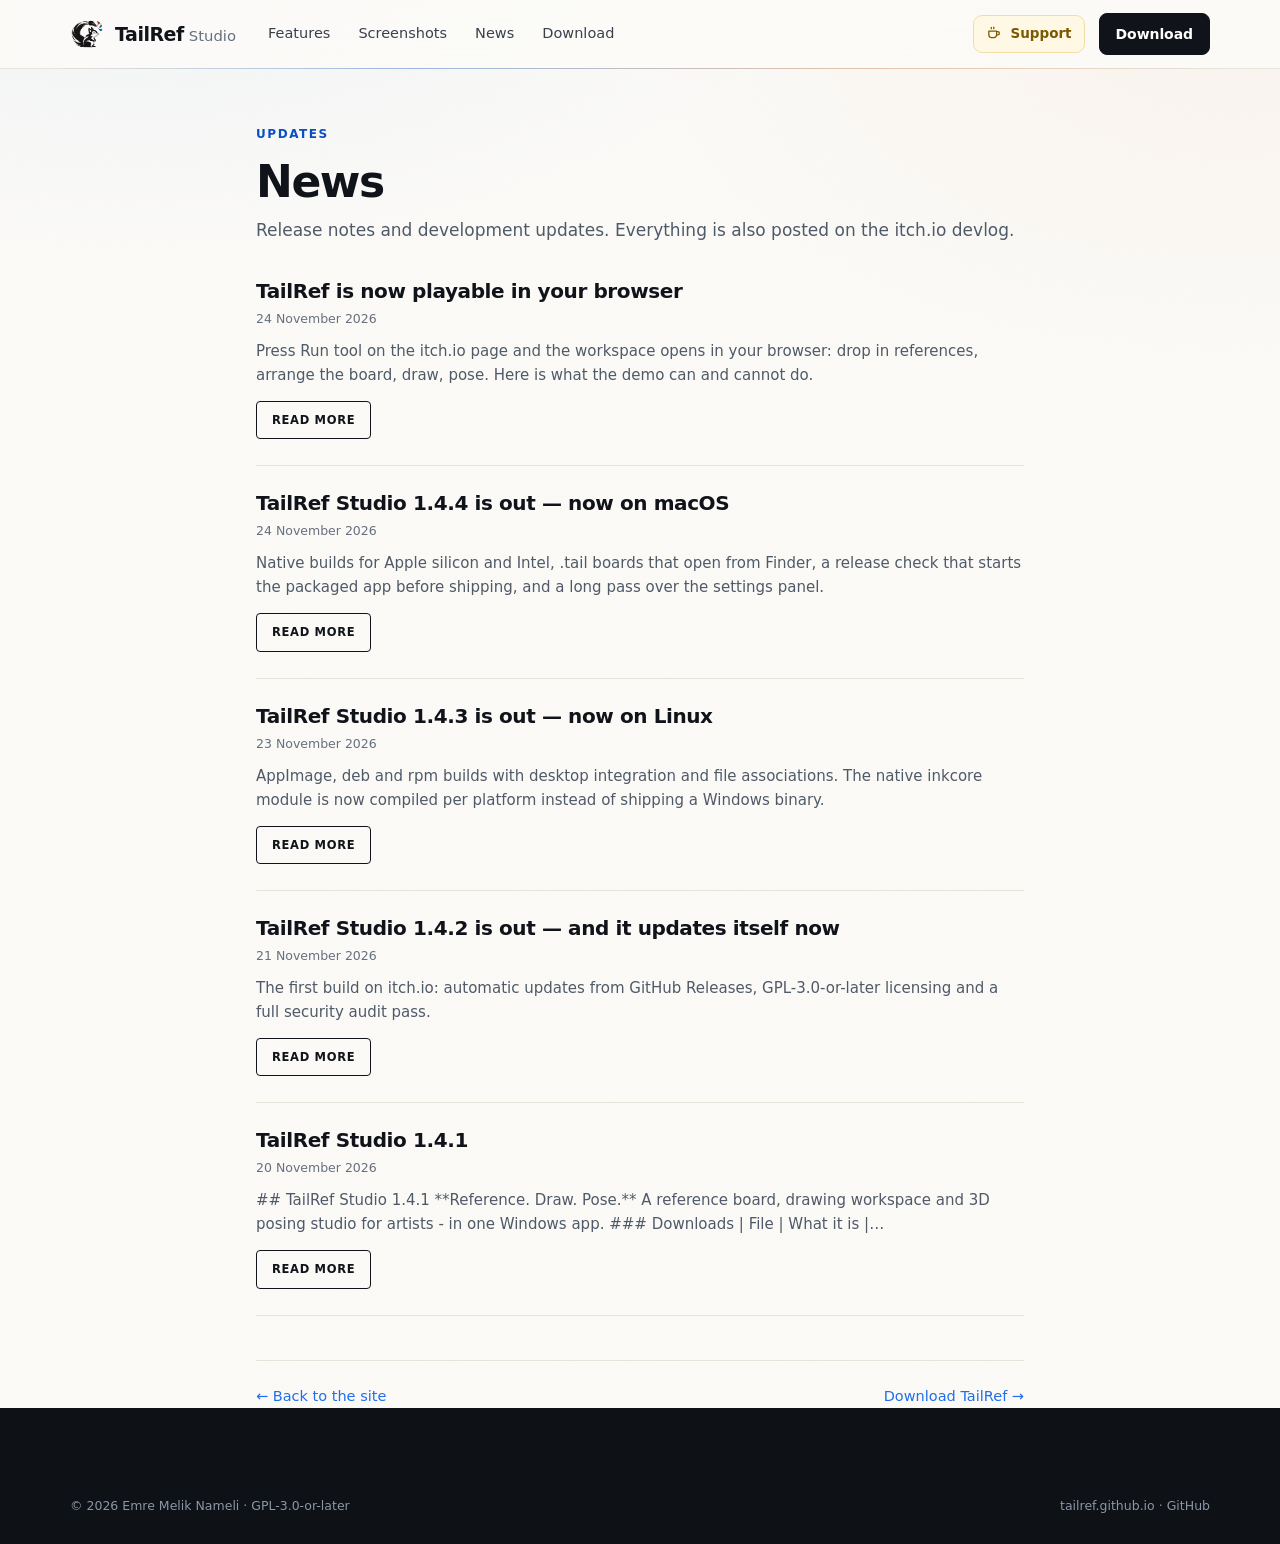
<file: news/index.html>
<!doctype html>
<html lang="en">
<head>
<meta charset="utf-8">
<meta name="viewport" content="width=device-width, initial-scale=1">
<title>News — TailRef Studio</title>
<meta name="description" content="Release notes, macOS and Linux launches, and development updates for TailRef Studio.">
<link rel="canonical" href="https://tailref.github.io/news/">
<link rel="alternate" hreflang="en" href="https://tailref.github.io/news/">
<link rel="alternate" hreflang="x-default" href="https://tailref.github.io/news/">
<link rel="alternate" type="application/rss+xml" title="TailRef Studio news" href="https://tailref.github.io/feed.xml">
<meta name="theme-color" content="#fcfbf8">
<meta name="google-site-verification" content="Hau06cwuIc7WL7mLHuSHcD2M19Qq3v9BF9eWDsz3ze4">
<meta name="robots" content="index, follow, max-image-preview:large, max-snippet:-1">
<meta name="author" content="Emre Melik Nameli">
<meta property="og:type" content="website">
<meta property="og:locale" content="en_US">
<meta property="og:site_name" content="TailRef Studio">
<meta property="og:title" content="News — TailRef Studio">
<meta property="og:description" content="Release notes, macOS and Linux launches, and development updates for TailRef Studio.">
<meta property="og:url" content="https://tailref.github.io/news/">
<meta property="og:image" content="https://tailref.github.io/assets/og.png">
<meta property="og:image:alt" content="TailRef Studio reference board with palettes and a 3D pose">
<meta property="og:image:width" content="1280">
<meta property="og:image:height" content="640">
<meta name="twitter:card" content="summary_large_image">
<meta name="twitter:image" content="https://tailref.github.io/assets/og.png">
<meta name="twitter:image:alt" content="TailRef Studio reference board with palettes and a 3D pose">
<link rel="icon" href="../assets/favicon.png" sizes="256x256" type="image/png">
<link rel="stylesheet" href="../styles.css">
<script type="application/ld+json">
{
  "@context": "https://schema.org",
  "@graph": [
    {
      "@type": "CollectionPage",
      "@id": "https://tailref.github.io/news/#page",
      "url": "https://tailref.github.io/news/",
      "name": "News — TailRef Studio",
      "description": "Release notes, macOS and Linux launches, and development updates for TailRef Studio.",
      "inLanguage": "en",
      "isPartOf": { "@id": "https://tailref.github.io/#website" },
      "mainEntity": {
        "@type": "ItemList",
        "itemListElement": [
          { "@type": "ListItem", "position": 1, "url": "https://tailref.github.io/news/tailref-is-now-playable-in-your-browser.html", "name": "TailRef is now playable in your browser" },
          { "@type": "ListItem", "position": 2, "url": "https://tailref.github.io/news/tailref-studio-144-is-out-now-on-macos.html", "name": "TailRef Studio 1.4.4 is out — now on macOS" },
          { "@type": "ListItem", "position": 3, "url": "https://tailref.github.io/news/tailref-studio-143-is-out-now-on-linux.html", "name": "TailRef Studio 1.4.3 is out — now on Linux" },
          { "@type": "ListItem", "position": 4, "url": "https://tailref.github.io/news/tailref-studio-142-is-out-and-it-updates-itself-now.html", "name": "TailRef Studio 1.4.2 is out — and it updates itself now" }
        ]
      }
    },
    {
      "@type": "BreadcrumbList",
      "itemListElement": [
        { "@type": "ListItem", "position": 1, "name": "Home", "item": "https://tailref.github.io/" },
        { "@type": "ListItem", "position": 2, "name": "News", "item": "https://tailref.github.io/news/" }
      ]
    }
  ]
}
</script>
</head>
<body>
<a class="skip-link" href="#main">Skip to content</a>

<header class="site-head">
  <div class="wrap head-inner">
    <a class="brand" href="../index.html">
      <img class="brand-mark" src="../assets/logo.png" width="36" height="36" alt="" decoding="async">
      <span class="brand-text">TailRef<em>Studio</em></span>
    </a>
          <button class="nav-btn" type="button" aria-label="Menu" aria-expanded="false" aria-controls="site-nav">
        <svg viewBox="0 0 24 24" width="18" height="18" fill="none" stroke="currentColor" stroke-width="2" stroke-linecap="round" aria-hidden="true"><path d="M4 7h16M4 12h16M4 17h16"/></svg>
      </button>
    <nav class="site-nav" id="site-nav" aria-label="Main">
      <a href="../index.html#features">Features</a>
      <a href="../index.html#screens">Screenshots</a>
      <a href="./">News</a>
      <a href="../index.html#download">Download</a>
    </nav>
    <div class="head-actions">
            <a class="head-link head-link-support" href="https://www.buymeacoffee.com/roxsmb" rel="noopener" aria-label="Support TailRef — buy me a coffee">
        <svg viewBox="0 0 24 24" width="17" height="17" fill="none" stroke="currentColor" stroke-width="1.8" stroke-linecap="round" stroke-linejoin="round" aria-hidden="true"><path d="M4 8.5h11v5.2a4 4 0 0 1-4 4H8a4 4 0 0 1-4-4V8.5Z"/><path d="M15 9.5h1.7a2.2 2.2 0 0 1 0 4.4H15"/><path d="M7.5 3.4v1.8M11 3v2.2"/></svg>
        <span class="support-text">Support</span>
      </a>
      <a class="btn btn-sm" href="../index.html#download">Download</a>
    </div>
  </div>
</header>

<main id="main">
  <div class="wrap">
    <section class="post" style="padding-bottom:0">
      <p class="post-kicker">Updates</p>
      <h1 style="margin-bottom:10px">News</h1>
      <p class="section-sub" style="margin-bottom:36px">Release notes and development updates. Everything is also posted on the <a href="https://roxsmb.itch.io/tailref/devlog" rel="noopener">itch.io devlog</a>.</p>

      <div class="news-list" data-news-list data-news-base="" data-news-limit="30" data-news-feed="../news.json">
        <article data-date="2026-11-24">
          <h2><a href="tailref-is-now-playable-in-your-browser.html">TailRef is now playable in your browser</a></h2>
          <p class="news-date">24 November 2026</p>
          <p class="news-excerpt">Press Run tool on the itch.io page and the workspace opens in your browser: drop in references, arrange the board, draw, pose. Here is what the demo can and cannot do.</p>
          <a class="btn btn-outline btn-xs" href="tailref-is-now-playable-in-your-browser.html" >Read more<span class="sr-only">: TailRef is now playable in your browser</span></a>
        </article>

        <article data-release="1.4.4" data-date="2026-11-24">
          <h2><a href="tailref-studio-144-is-out-now-on-macos.html">TailRef Studio 1.4.4 is out — now on macOS</a></h2>
          <p class="news-date">24 November 2026</p>
          <p class="news-excerpt">Native builds for Apple silicon and Intel, .tail boards that open from Finder, a release check that starts the packaged app before shipping, and a long pass over the settings panel.</p>
          <a class="btn btn-outline btn-xs" href="tailref-studio-144-is-out-now-on-macos.html" >Read more<span class="sr-only">: TailRef Studio 1.4.4 is out — now on macOS</span></a>
        </article>

        <article data-release="1.4.3" data-date="2026-11-23">
          <h2><a href="tailref-studio-143-is-out-now-on-linux.html">TailRef Studio 1.4.3 is out — now on Linux</a></h2>
          <p class="news-date">23 November 2026</p>
          <p class="news-excerpt">AppImage, deb and rpm builds with desktop integration and file associations. The native inkcore module is now compiled per platform instead of shipping a Windows binary.</p>
          <a class="btn btn-outline btn-xs" href="tailref-studio-143-is-out-now-on-linux.html" >Read more<span class="sr-only">: TailRef Studio 1.4.3 is out — now on Linux</span></a>
        </article>

        <article data-release="1.4.2" data-date="2026-11-21">
          <h2><a href="tailref-studio-142-is-out-and-it-updates-itself-now.html">TailRef Studio 1.4.2 is out — and it updates itself now</a></h2>
          <p class="news-date">21 November 2026</p>
          <p class="news-excerpt">The first build on itch.io: automatic updates from GitHub Releases, GPL-3.0-or-later licensing and a full security audit pass.</p>
          <a class="btn btn-outline btn-xs" href="tailref-studio-142-is-out-and-it-updates-itself-now.html" >Read more<span class="sr-only">: TailRef Studio 1.4.2 is out — and it updates itself now</span></a>
        </article>
      </div>

      <nav class="post-nav">
        <a href="../index.html">← Back to the site</a>
        <a href="../index.html#download">Download TailRef →</a>
      </nav>
    </section>
  </div>
</main>

<footer class="site-foot">
  <div class="wrap foot-legal">
    <span>© <span id="year">2026</span> Emre Melik Nameli · GPL-3.0-or-later</span>
    <span><a href="../index.html">tailref.github.io</a> · <a href="https://github.com/Roxsmb/tailref" rel="noopener">GitHub</a></span>
  </div>
</footer>
<script>document.getElementById("year").textContent = new Date().getFullYear();</script>
<script src="../releases.js" defer></script>
<script src="../nav.js" defer></script>
</body>
</html>
</file>
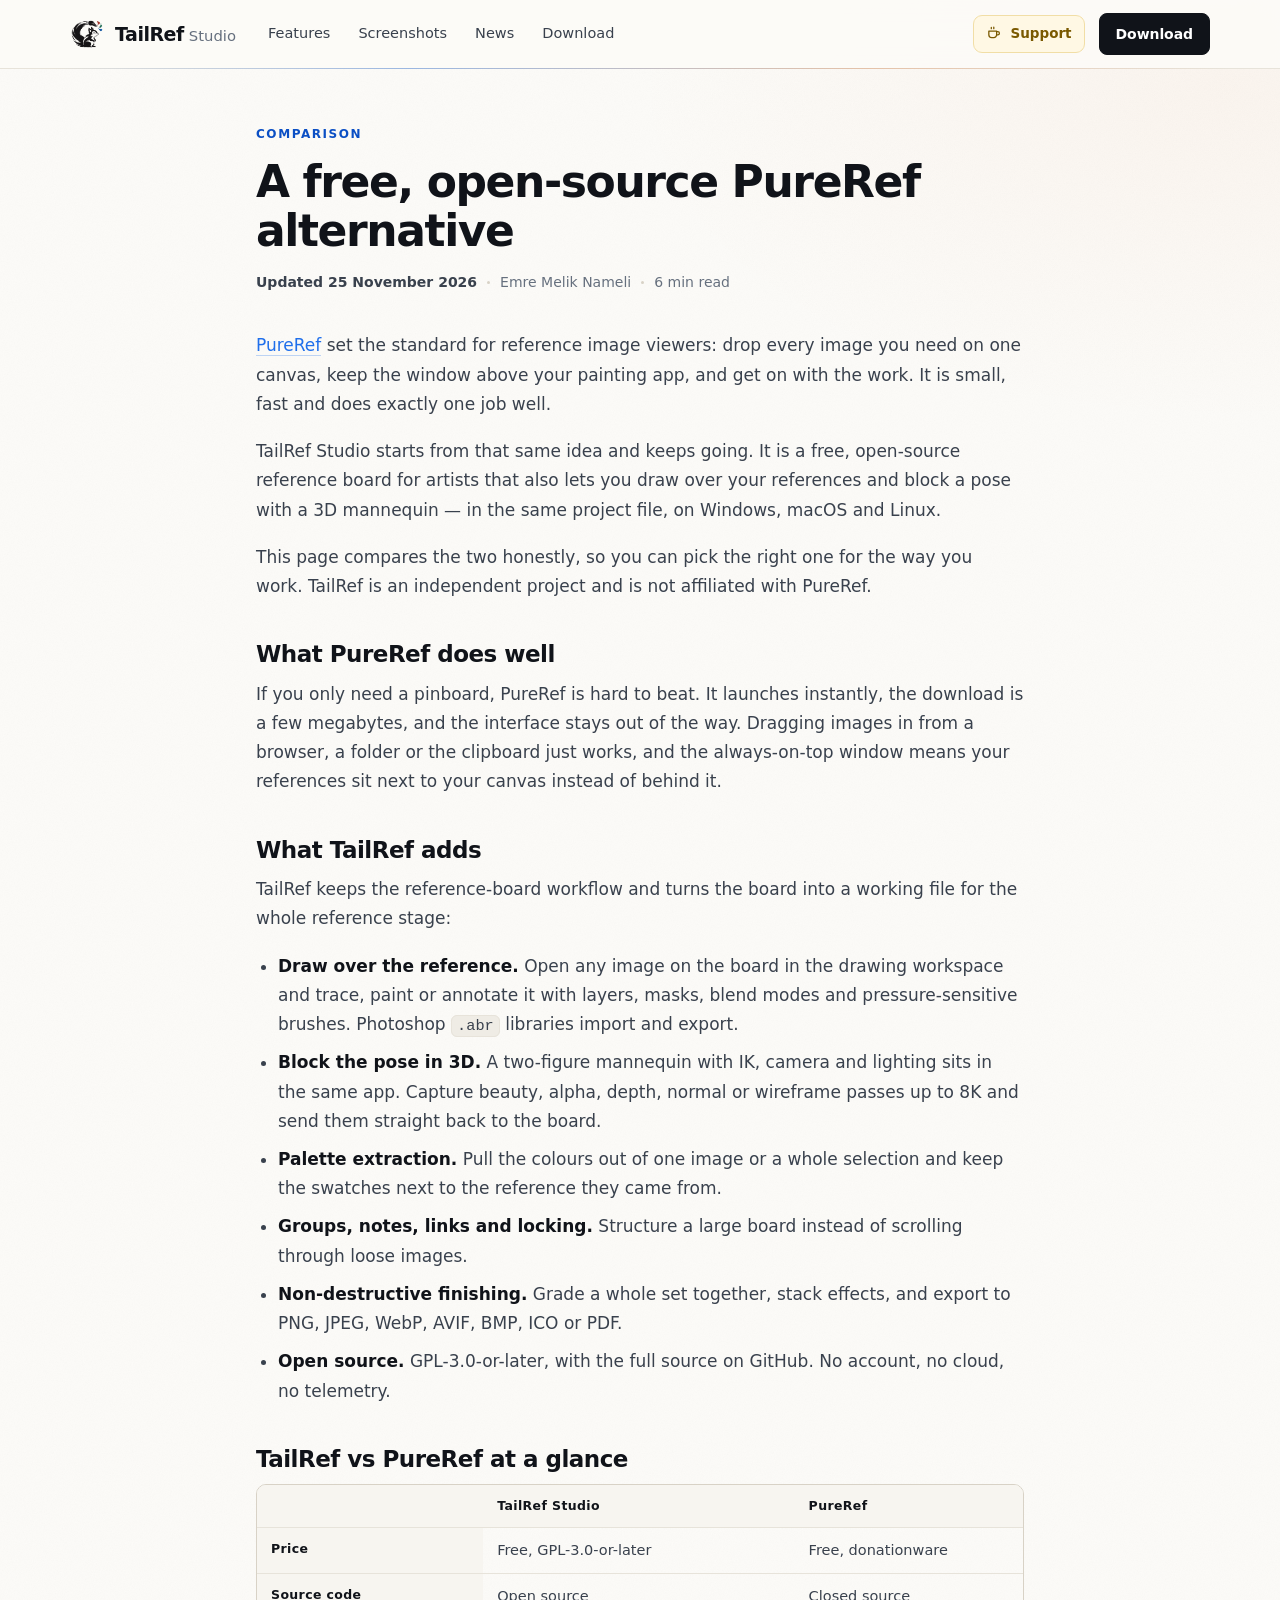
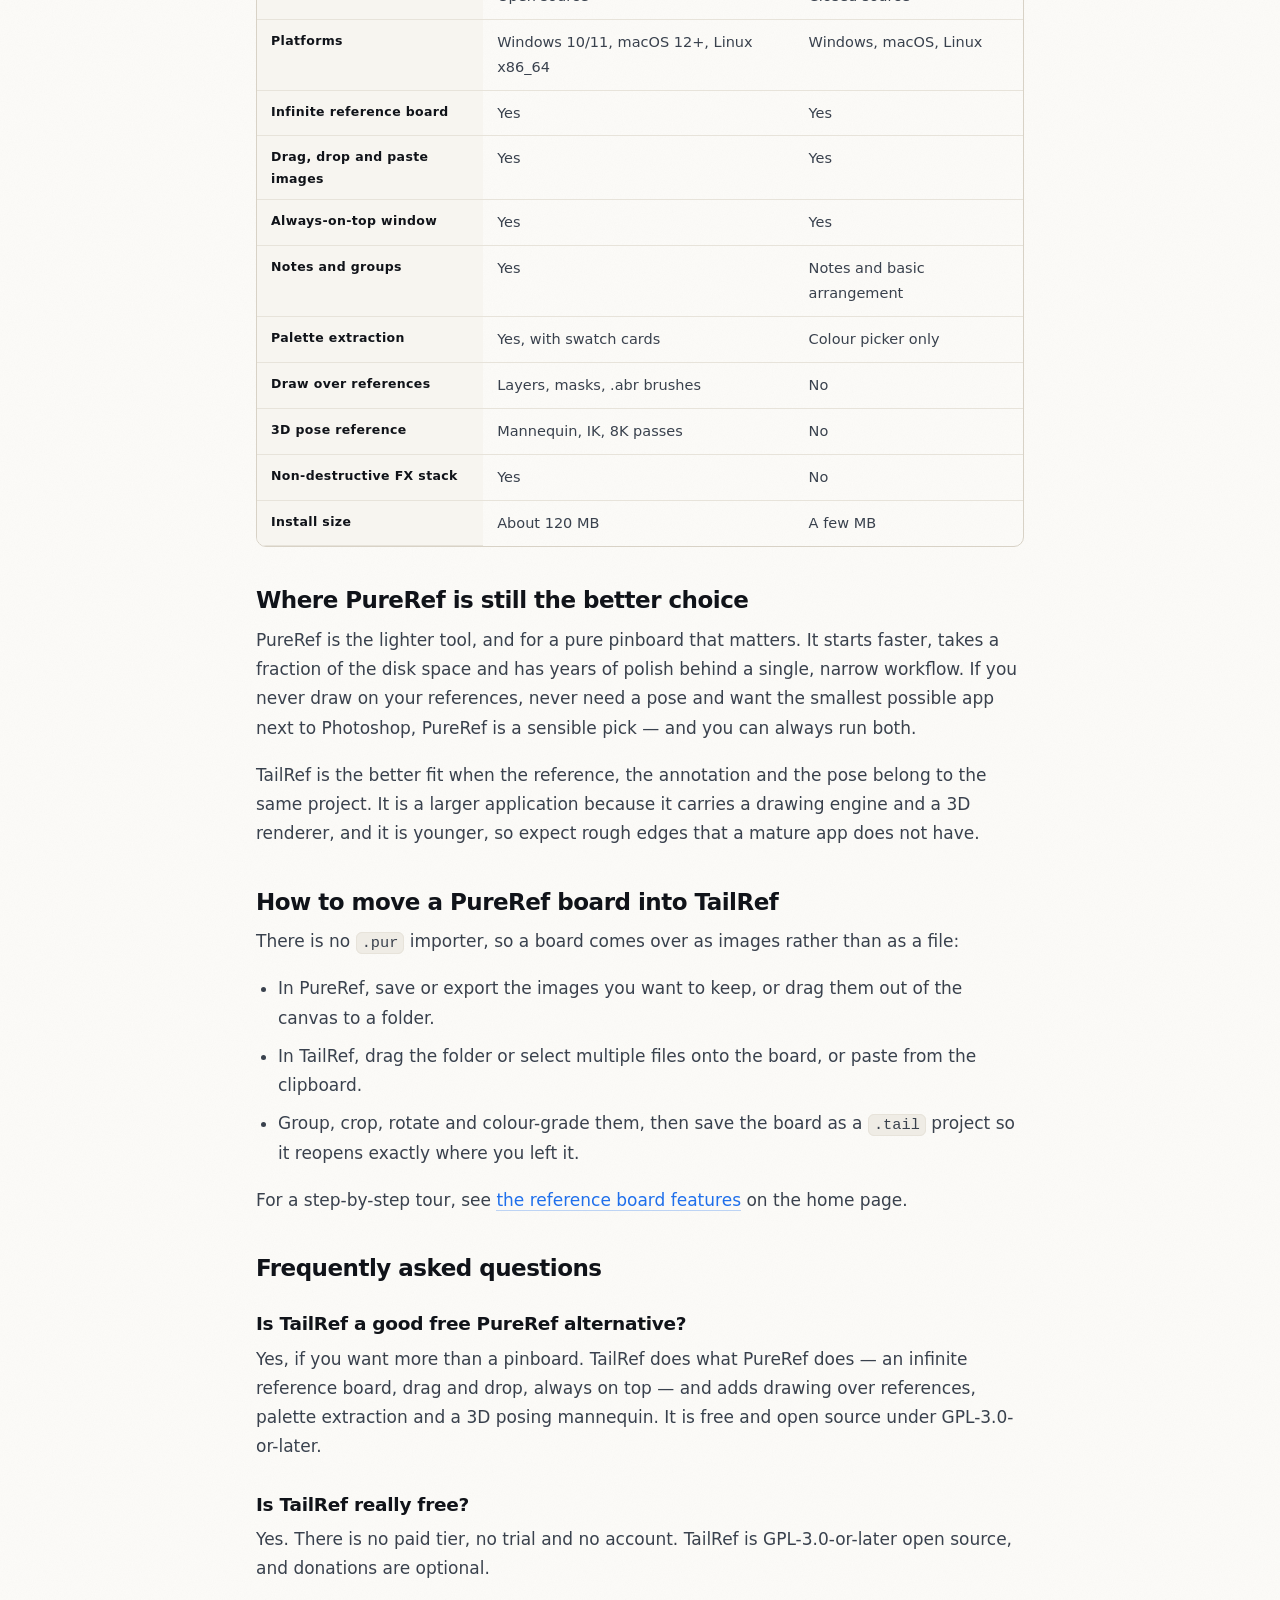
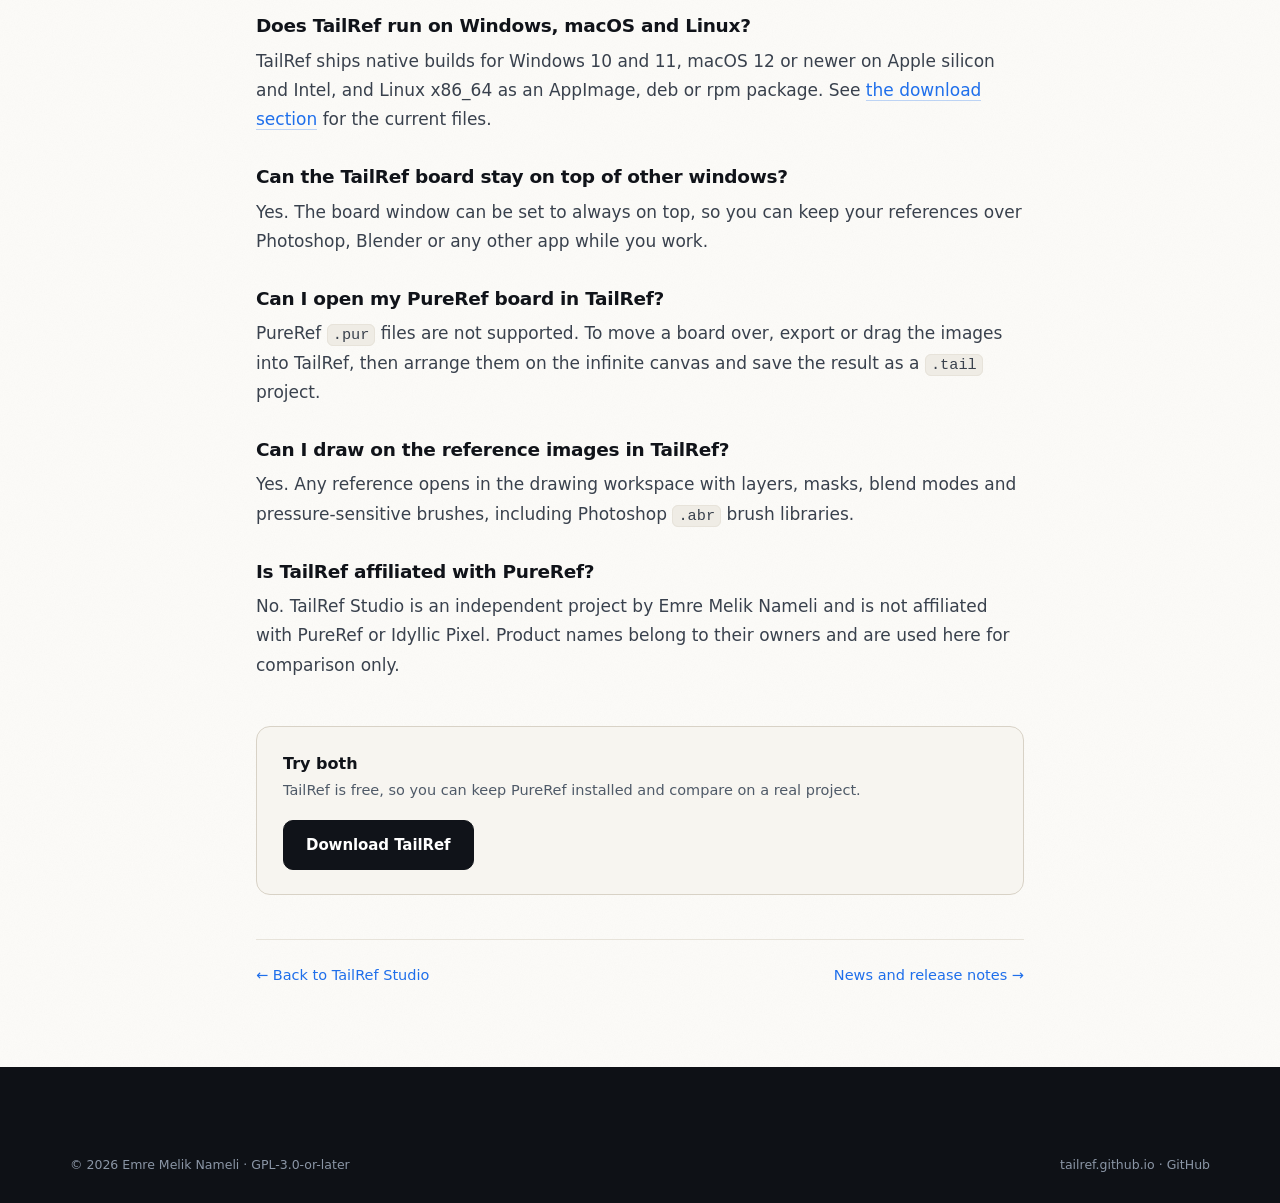
<file: pureref-alternative.html>
<!doctype html>
<html lang="en">
<head>
<meta charset="utf-8">
<meta name="viewport" content="width=device-width, initial-scale=1">
<title>Free PureRef Alternative for Artists — TailRef Studio</title>
<meta name="description" content="Looking for a free PureRef alternative? TailRef Studio is an open-source reference board that also lets you draw over references and pose 3D models. Compare features, platforms and licenses.">
<link rel="canonical" href="https://tailref.github.io/pureref-alternative.html">
<link rel="alternate" hreflang="en" href="https://tailref.github.io/pureref-alternative.html">
<link rel="alternate" hreflang="x-default" href="https://tailref.github.io/pureref-alternative.html">
<link rel="alternate" type="application/rss+xml" title="TailRef Studio news" href="https://tailref.github.io/feed.xml">
<meta name="theme-color" content="#fcfbf8">
<meta name="google-site-verification" content="Hau06cwuIc7WL7mLHuSHcD2M19Qq3v9BF9eWDsz3ze4">
<meta name="author" content="Emre Melik Nameli">
<meta name="robots" content="index, follow, max-image-preview:large, max-snippet:-1">
<meta property="og:type" content="website">
<meta property="og:locale" content="en_US">
<meta property="og:site_name" content="TailRef Studio">
<meta property="og:title" content="Free PureRef Alternative for Artists — TailRef Studio">
<meta property="og:description" content="An open-source reference board that also draws and poses: compare TailRef Studio and PureRef feature by feature.">
<meta property="og:url" content="https://tailref.github.io/pureref-alternative.html">
<meta property="og:image" content="https://tailref.github.io/assets/og.png">
<meta property="og:image:alt" content="TailRef Studio reference board with palettes and a 3D pose">
<meta property="og:image:width" content="1280">
<meta property="og:image:height" content="640">
<meta name="twitter:card" content="summary_large_image">
<meta name="twitter:image" content="https://tailref.github.io/assets/og.png">
<meta name="twitter:image:alt" content="TailRef Studio reference board with palettes and a 3D pose">
<link rel="icon" href="assets/favicon.png" sizes="256x256" type="image/png">
<link rel="stylesheet" href="styles.css">
<script type="application/ld+json">
{
  "@context": "https://schema.org",
  "@graph": [
    {
      "@type": "WebPage",
      "@id": "https://tailref.github.io/pureref-alternative.html#page",
      "url": "https://tailref.github.io/pureref-alternative.html",
      "name": "Free PureRef Alternative for Artists — TailRef Studio",
      "description": "An open-source PureRef alternative: an infinite reference board with drawing over references and a 3D pose mannequin, for Windows, macOS and Linux.",
      "inLanguage": "en",
      "isPartOf": { "@id": "https://tailref.github.io/#website" },
      "about": { "@id": "https://tailref.github.io/#app" },
      "mainEntity": { "@id": "https://tailref.github.io/#app" },
      "datePublished": "2026-11-25",
      "dateModified": "2026-11-25",
      "breadcrumb": { "@id": "https://tailref.github.io/pureref-alternative.html#breadcrumb" }
    },
    {
      "@type": "BreadcrumbList",
      "@id": "https://tailref.github.io/pureref-alternative.html#breadcrumb",
      "itemListElement": [
        { "@type": "ListItem", "position": 1, "name": "Home", "item": "https://tailref.github.io/" },
        { "@type": "ListItem", "position": 2, "name": "PureRef alternative", "item": "https://tailref.github.io/pureref-alternative.html" }
      ]
    },
    {
      "@type": "FAQPage",
      "@id": "https://tailref.github.io/pureref-alternative.html#faq",
      "mainEntity": [
        {
          "@type": "Question",
          "name": "Is TailRef a good free PureRef alternative?",
          "acceptedAnswer": {
            "@type": "Answer",
            "text": "Yes, if you want more than a pinboard. TailRef does what PureRef does — an infinite reference board, drag and drop, always on top — and adds drawing over references, palette extraction and a 3D posing mannequin. It is free and open source under GPL-3.0-or-later."
          }
        },
        {
          "@type": "Question",
          "name": "Is TailRef really free?",
          "acceptedAnswer": {
            "@type": "Answer",
            "text": "Yes. There is no paid tier, no trial and no account. TailRef is GPL-3.0-or-later open source, and donations are optional."
          }
        },
        {
          "@type": "Question",
          "name": "Does TailRef run on Windows, macOS and Linux?",
          "acceptedAnswer": {
            "@type": "Answer",
            "text": "TailRef ships native builds for Windows 10 and 11, macOS 12 or newer on Apple silicon and Intel, and Linux x86_64 as an AppImage, deb or rpm package."
          }
        },
        {
          "@type": "Question",
          "name": "Can the TailRef board stay on top of other windows?",
          "acceptedAnswer": {
            "@type": "Answer",
            "text": "Yes. The board window can be set to always on top, so you can keep your references over Photoshop, Blender or any other app while you work."
          }
        },
        {
          "@type": "Question",
          "name": "Can I open my PureRef board in TailRef?",
          "acceptedAnswer": {
            "@type": "Answer",
            "text": "PureRef .pur files are not supported. To move a board over, export or drag the images into TailRef, then arrange them on the infinite canvas and save the result as a .tail project."
          }
        },
        {
          "@type": "Question",
          "name": "Can I draw on the reference images in TailRef?",
          "acceptedAnswer": {
            "@type": "Answer",
            "text": "Yes. Any reference opens in the drawing workspace with layers, masks, blend modes and pressure-sensitive brushes, including Photoshop .abr brush libraries."
          }
        },
        {
          "@type": "Question",
          "name": "Is TailRef affiliated with PureRef?",
          "acceptedAnswer": {
            "@type": "Answer",
            "text": "No. TailRef Studio is an independent project by Emre Melik Nameli and is not affiliated with PureRef or Idyllic Pixel. Product names belong to their owners and are used here for comparison only."
          }
        }
      ]
    }
  ]
}
</script>
</head>
<body>
<a class="skip-link" href="#main">Skip to content</a>

<header class="site-head">
  <div class="wrap head-inner">
    <a class="brand" href="index.html">
      <img class="brand-mark" src="assets/logo.png" width="36" height="36" alt="" decoding="async">
      <span class="brand-text">TailRef<em>Studio</em></span>
    </a>
    <button class="nav-btn" type="button" aria-label="Menu" aria-expanded="false" aria-controls="site-nav">
      <svg viewBox="0 0 24 24" width="18" height="18" fill="none" stroke="currentColor" stroke-width="2" stroke-linecap="round" aria-hidden="true"><path d="M4 7h16M4 12h16M4 17h16"/></svg>
    </button>
    <nav class="site-nav" id="site-nav" aria-label="Main">
      <a href="index.html#features">Features</a>
      <a href="index.html#screens">Screenshots</a>
      <a href="news/">News</a>
      <a href="index.html#download">Download</a>
    </nav>
    <div class="head-actions">
      <a class="head-link head-link-support" href="https://www.buymeacoffee.com/roxsmb" rel="noopener" aria-label="Support TailRef — buy me a coffee">
        <svg viewBox="0 0 24 24" width="17" height="17" fill="none" stroke="currentColor" stroke-width="1.8" stroke-linecap="round" stroke-linejoin="round" aria-hidden="true"><path d="M4 8.5h11v5.2a4 4 0 0 1-4 4H8a4 4 0 0 1-4-4V8.5Z"/><path d="M15 9.5h1.7a2.2 2.2 0 0 1 0 4.4H15"/><path d="M7.5 3.4v1.8M11 3v2.2"/></svg>
        <span class="support-text">Support</span>
      </a>
      <a class="btn btn-sm" href="index.html#download">Download</a>
    </div>
  </div>
</header>

<main id="main">
  <div class="wrap">
    <article class="post">
      <p class="post-kicker">Comparison</p>
      <h1>A free, open-source PureRef alternative</h1>
      <p class="post-meta"><strong>Updated 25 November 2026</strong> <span class="dot" aria-hidden="true"></span> Emre Melik Nameli <span class="dot" aria-hidden="true"></span> 6 min read</p>

      <div class="post-body">
        <p><a href="https://www.pureref.com/" rel="noopener nofollow">PureRef</a> set the standard for reference image viewers: drop every image you need on one canvas, keep the window above your painting app, and get on with the work. It is small, fast and does exactly one job well.</p>
        <p>TailRef Studio starts from that same idea and keeps going. It is a free, open-source reference board for artists that also lets you draw over your references and block a pose with a 3D mannequin — in the same project file, on Windows, macOS and Linux.</p>
        <p>This page compares the two honestly, so you can pick the right one for the way you work. TailRef is an independent project and is not affiliated with PureRef.</p>

        <h2>What PureRef does well</h2>
        <p>If you only need a pinboard, PureRef is hard to beat. It launches instantly, the download is a few megabytes, and the interface stays out of the way. Dragging images in from a browser, a folder or the clipboard just works, and the always-on-top window means your references sit next to your canvas instead of behind it.</p>

        <h2>What TailRef adds</h2>
        <p>TailRef keeps the reference-board workflow and turns the board into a working file for the whole reference stage:</p>
        <ul>
          <li><strong>Draw over the reference.</strong> Open any image on the board in the drawing workspace and trace, paint or annotate it with layers, masks, blend modes and pressure-sensitive brushes. Photoshop <code>.abr</code> libraries import and export.</li>
          <li><strong>Block the pose in 3D.</strong> A two-figure mannequin with IK, camera and lighting sits in the same app. Capture beauty, alpha, depth, normal or wireframe passes up to 8K and send them straight back to the board.</li>
          <li><strong>Palette extraction.</strong> Pull the colours out of one image or a whole selection and keep the swatches next to the reference they came from.</li>
          <li><strong>Groups, notes, links and locking.</strong> Structure a large board instead of scrolling through loose images.</li>
          <li><strong>Non-destructive finishing.</strong> Grade a whole set together, stack effects, and export to PNG, JPEG, WebP, AVIF, BMP, ICO or PDF.</li>
          <li><strong>Open source.</strong> GPL-3.0-or-later, with the full source on GitHub. No account, no cloud, no telemetry.</li>
        </ul>

        <h2>TailRef vs PureRef at a glance</h2>
        <div class="table-wrap">
          <table>
            <thead>
              <tr><th scope="col">&nbsp;</th><th scope="col">TailRef Studio</th><th scope="col">PureRef</th></tr>
            </thead>
            <tbody>
              <tr><th scope="row">Price</th><td>Free, GPL-3.0-or-later</td><td>Free, donationware</td></tr>
              <tr><th scope="row">Source code</th><td>Open source</td><td>Closed source</td></tr>
              <tr><th scope="row">Platforms</th><td>Windows 10/11, macOS 12+, Linux x86_64</td><td>Windows, macOS, Linux</td></tr>
              <tr><th scope="row">Infinite reference board</th><td>Yes</td><td>Yes</td></tr>
              <tr><th scope="row">Drag, drop and paste images</th><td>Yes</td><td>Yes</td></tr>
              <tr><th scope="row">Always-on-top window</th><td>Yes</td><td>Yes</td></tr>
              <tr><th scope="row">Notes and groups</th><td>Yes</td><td>Notes and basic arrangement</td></tr>
              <tr><th scope="row">Palette extraction</th><td>Yes, with swatch cards</td><td>Colour picker only</td></tr>
              <tr><th scope="row">Draw over references</th><td>Layers, masks, .abr brushes</td><td>No</td></tr>
              <tr><th scope="row">3D pose reference</th><td>Mannequin, IK, 8K passes</td><td>No</td></tr>
              <tr><th scope="row">Non-destructive FX stack</th><td>Yes</td><td>No</td></tr>
              <tr><th scope="row">Install size</th><td>About 120 MB</td><td>A few MB</td></tr>
            </tbody>
          </table>
        </div>

        <h2>Where PureRef is still the better choice</h2>
        <p>PureRef is the lighter tool, and for a pure pinboard that matters. It starts faster, takes a fraction of the disk space and has years of polish behind a single, narrow workflow. If you never draw on your references, never need a pose and want the smallest possible app next to Photoshop, PureRef is a sensible pick — and you can always run both.</p>
        <p>TailRef is the better fit when the reference, the annotation and the pose belong to the same project. It is a larger application because it carries a drawing engine and a 3D renderer, and it is younger, so expect rough edges that a mature app does not have.</p>

        <h2>How to move a PureRef board into TailRef</h2>
        <p>There is no <code>.pur</code> importer, so a board comes over as images rather than as a file:</p>
        <ul>
          <li>In PureRef, save or export the images you want to keep, or drag them out of the canvas to a folder.</li>
          <li>In TailRef, drag the folder or select multiple files onto the board, or paste from the clipboard.</li>
          <li>Group, crop, rotate and colour-grade them, then save the board as a <code>.tail</code> project so it reopens exactly where you left it.</li>
        </ul>
        <p>For a step-by-step tour, see <a href="index.html#features">the reference board features</a> on the home page.</p>

        <h2>Frequently asked questions</h2>

        <h3>Is TailRef a good free PureRef alternative?</h3>
        <p>Yes, if you want more than a pinboard. TailRef does what PureRef does — an infinite reference board, drag and drop, always on top — and adds drawing over references, palette extraction and a 3D posing mannequin. It is free and open source under GPL-3.0-or-later.</p>

        <h3>Is TailRef really free?</h3>
        <p>Yes. There is no paid tier, no trial and no account. TailRef is GPL-3.0-or-later open source, and donations are optional.</p>

        <h3>Does TailRef run on Windows, macOS and Linux?</h3>
        <p>TailRef ships native builds for Windows 10 and 11, macOS 12 or newer on Apple silicon and Intel, and Linux x86_64 as an AppImage, deb or rpm package. See <a href="index.html#download">the download section</a> for the current files.</p>

        <h3>Can the TailRef board stay on top of other windows?</h3>
        <p>Yes. The board window can be set to always on top, so you can keep your references over Photoshop, Blender or any other app while you work.</p>

        <h3>Can I open my PureRef board in TailRef?</h3>
        <p>PureRef <code>.pur</code> files are not supported. To move a board over, export or drag the images into TailRef, then arrange them on the infinite canvas and save the result as a <code>.tail</code> project.</p>

        <h3>Can I draw on the reference images in TailRef?</h3>
        <p>Yes. Any reference opens in the drawing workspace with layers, masks, blend modes and pressure-sensitive brushes, including Photoshop <code>.abr</code> brush libraries.</p>

        <h3>Is TailRef affiliated with PureRef?</h3>
        <p>No. TailRef Studio is an independent project by Emre Melik Nameli and is not affiliated with PureRef or Idyllic Pixel. Product names belong to their owners and are used here for comparison only.</p>
      </div>

      <div class="post-cta">
        <p><strong>Try both</strong>TailRef is free, so you can keep PureRef installed and compare on a real project.</p>
        <a class="btn" href="index.html#download">Download TailRef</a>
      </div>

      <nav class="post-nav">
        <a href="index.html">← Back to TailRef Studio</a>
        <a href="news/">News and release notes →</a>
      </nav>
    </article>
  </div>
</main>

<footer class="site-foot">
  <div class="wrap foot-legal">
    <span>© <span id="year">2026</span> Emre Melik Nameli · GPL-3.0-or-later</span>
    <span><a href="index.html">tailref.github.io</a> · <a href="https://github.com/Roxsmb/tailref" rel="noopener">GitHub</a></span>
  </div>
</footer>
<script>document.getElementById("year").textContent = new Date().getFullYear();</script>
<script src="nav.js" defer></script>
</body>
</html>
</file>
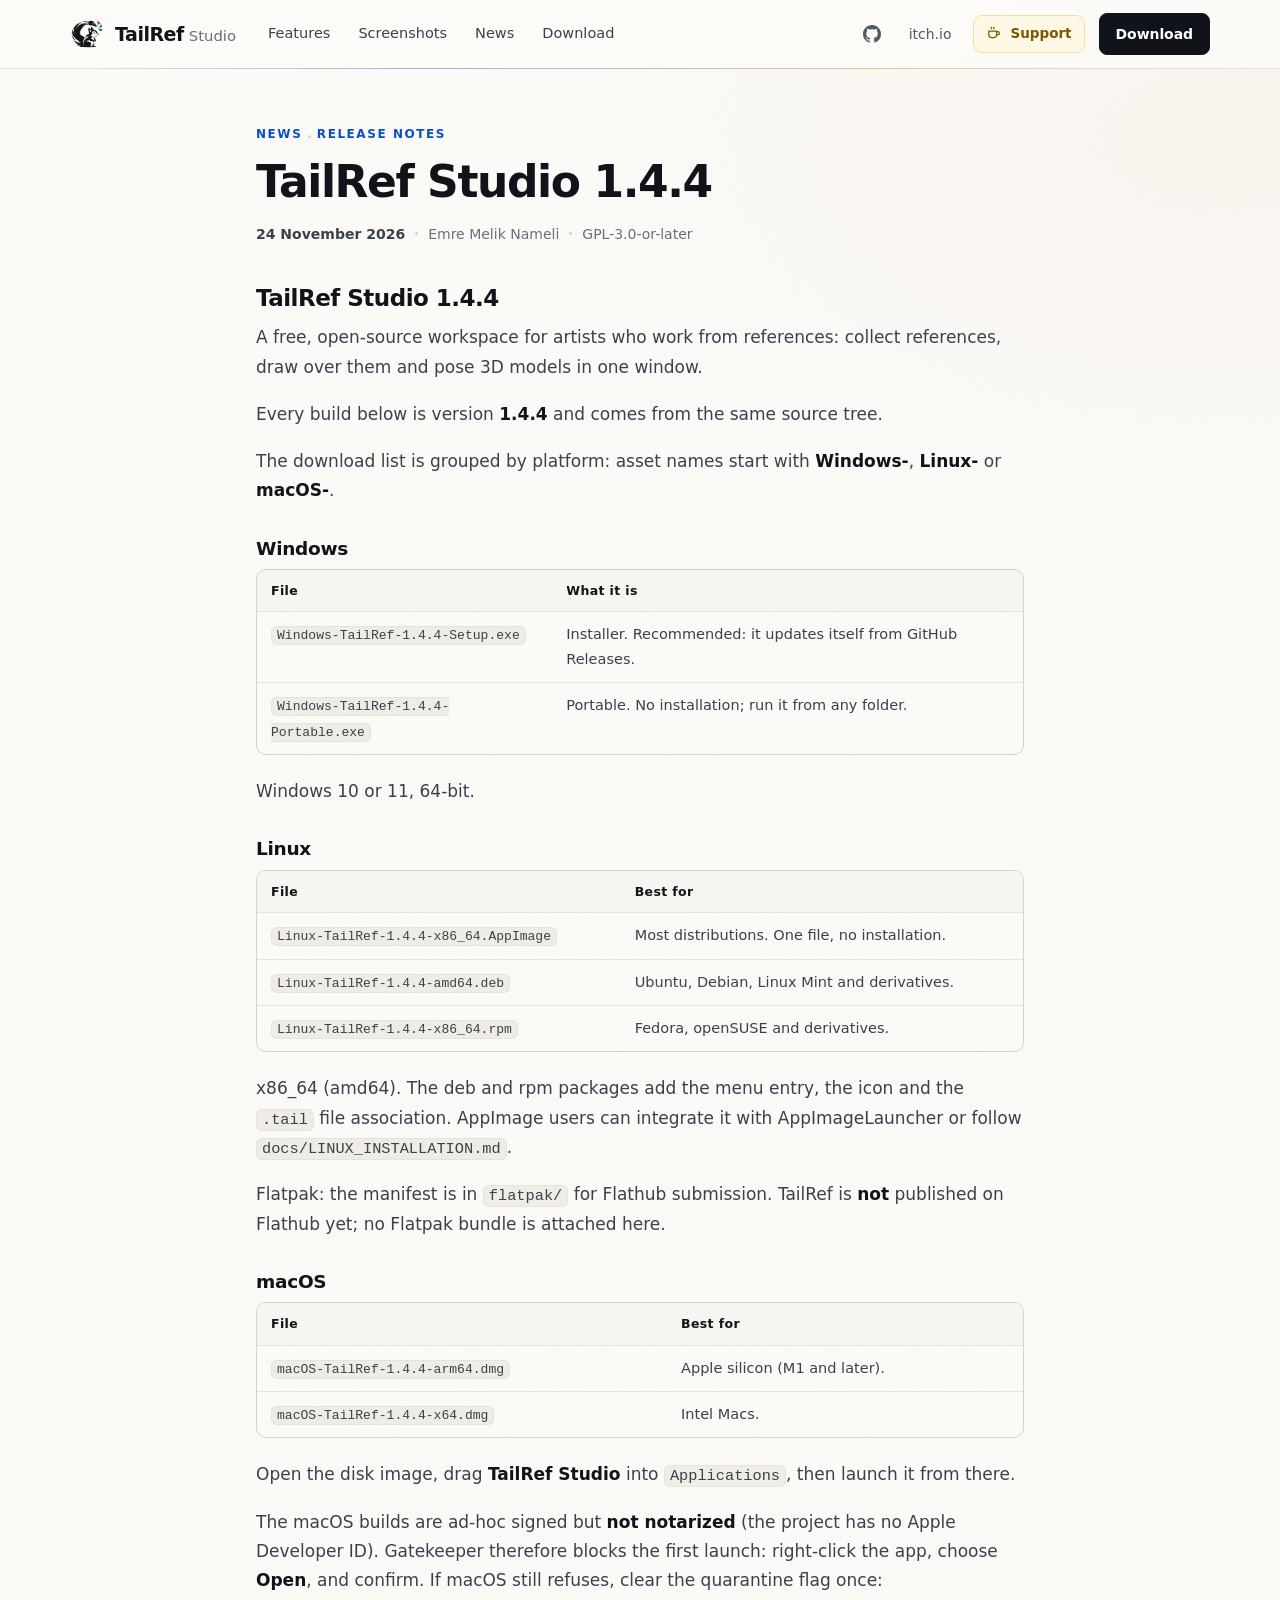
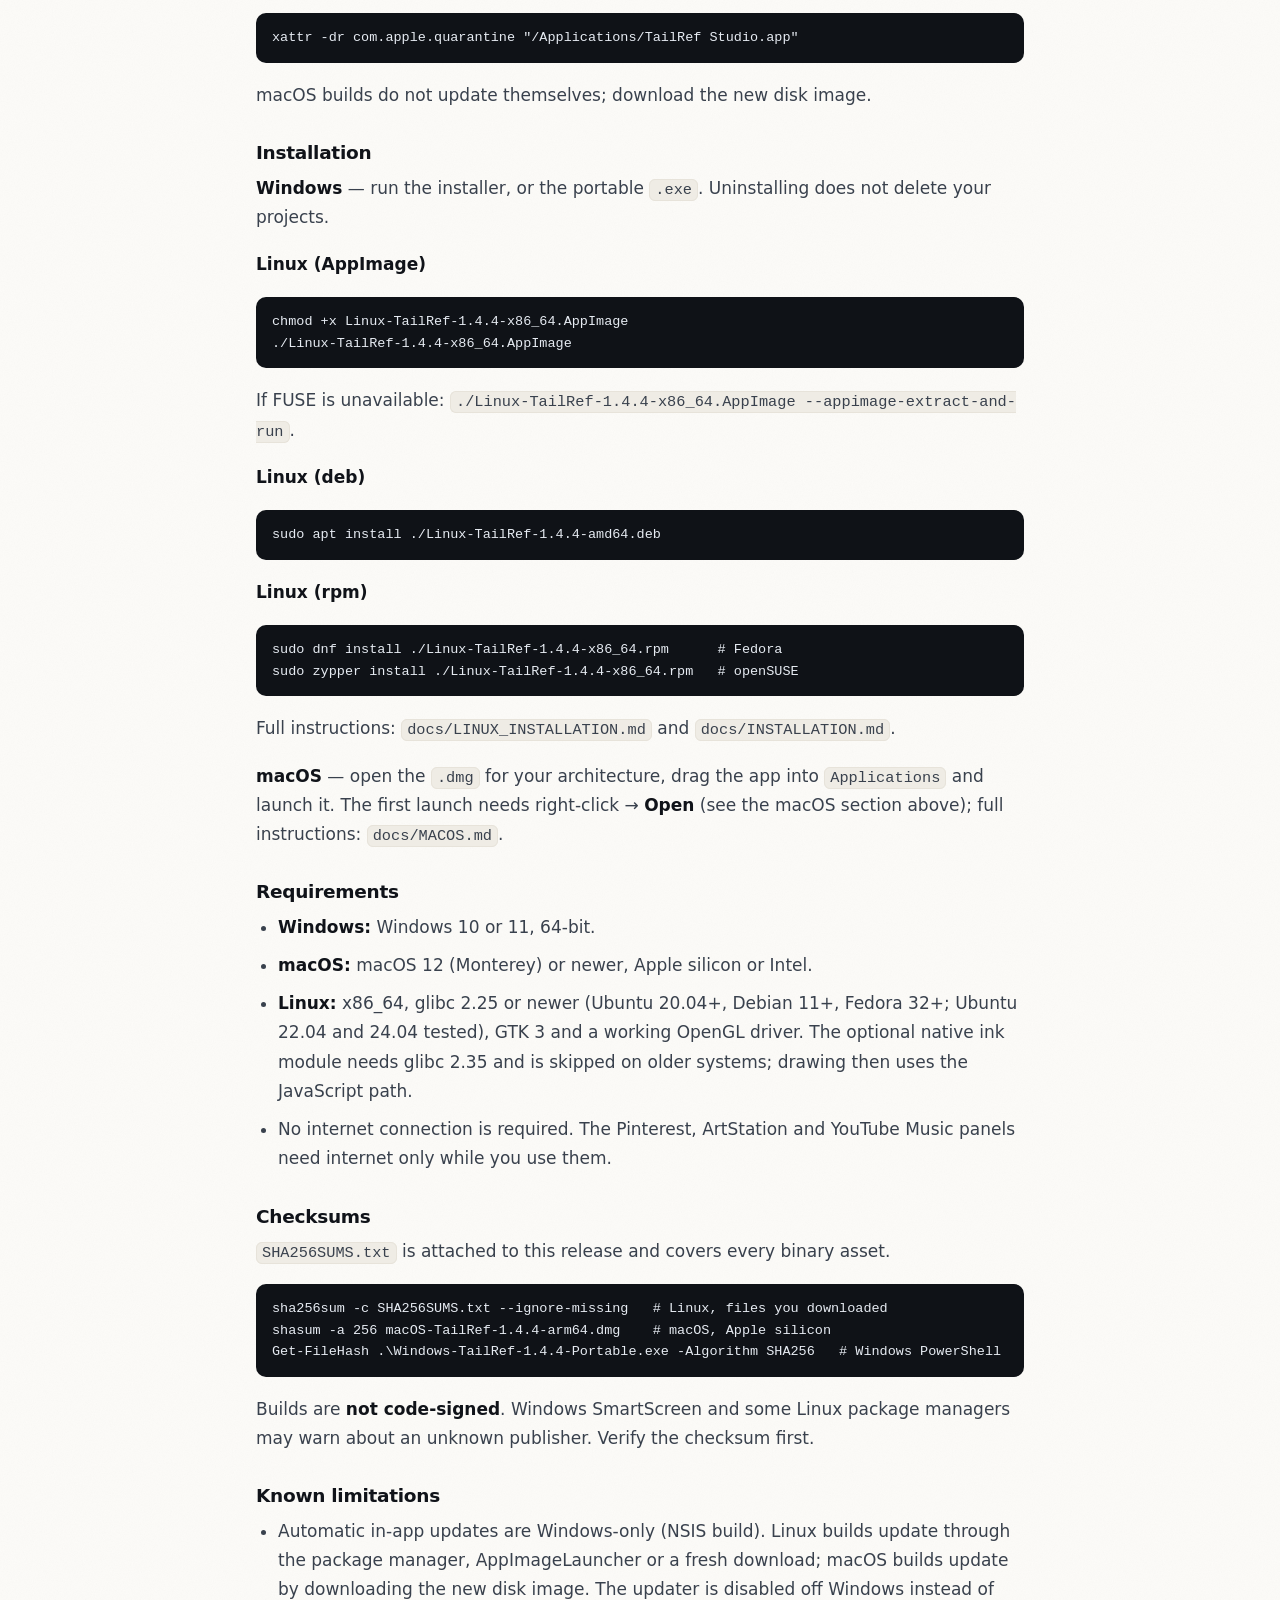
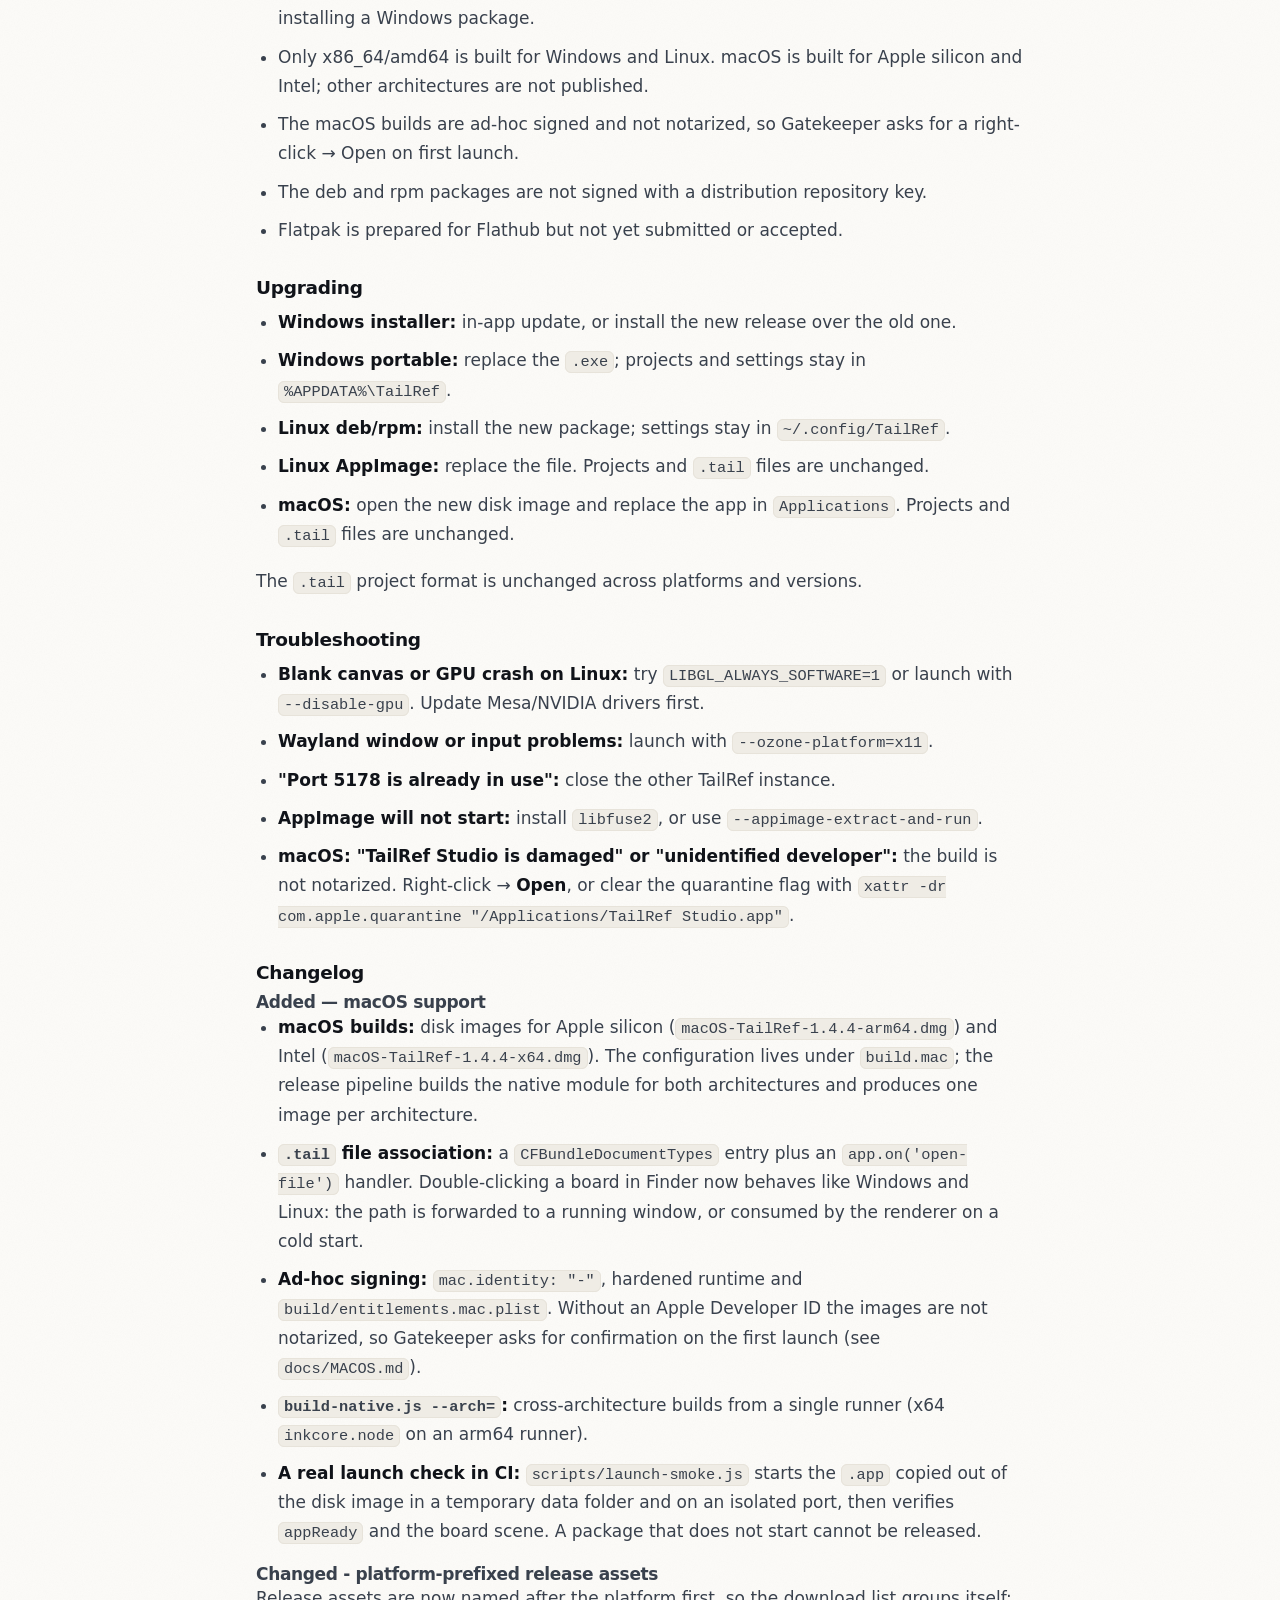
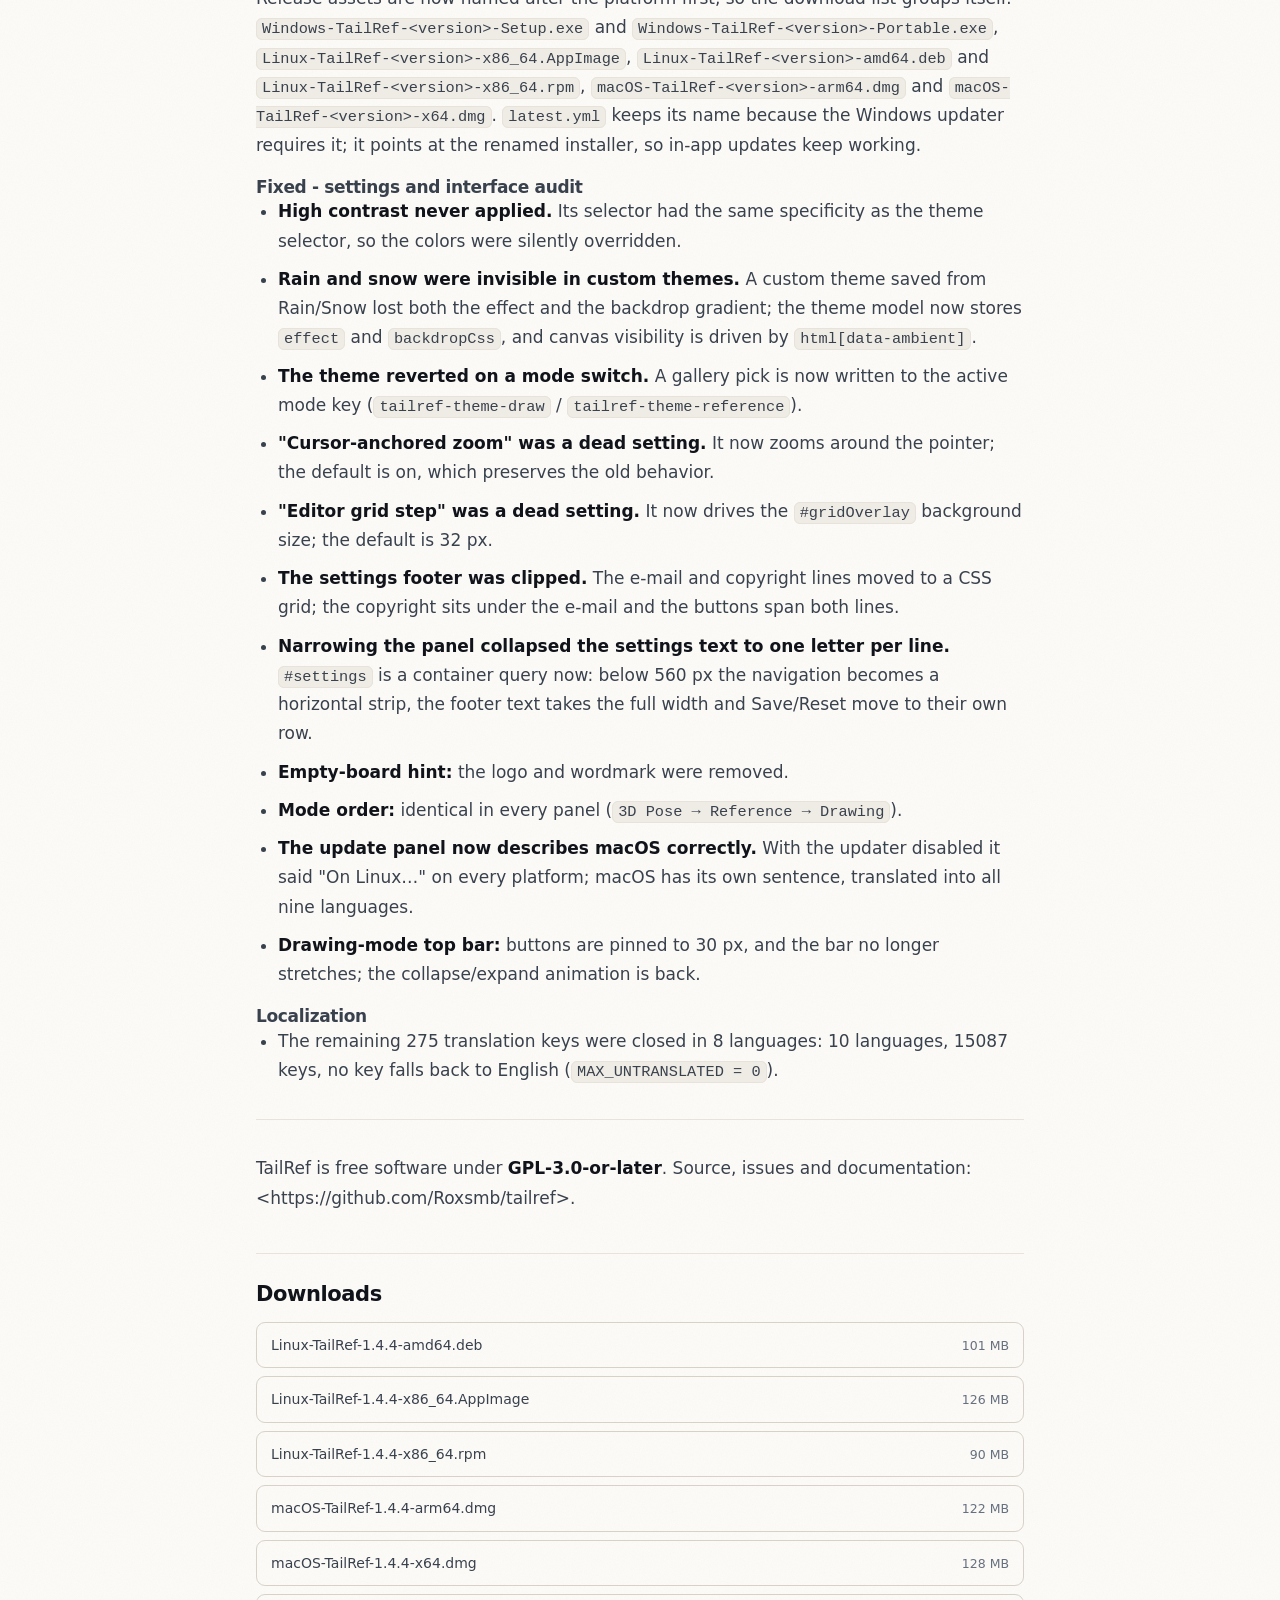
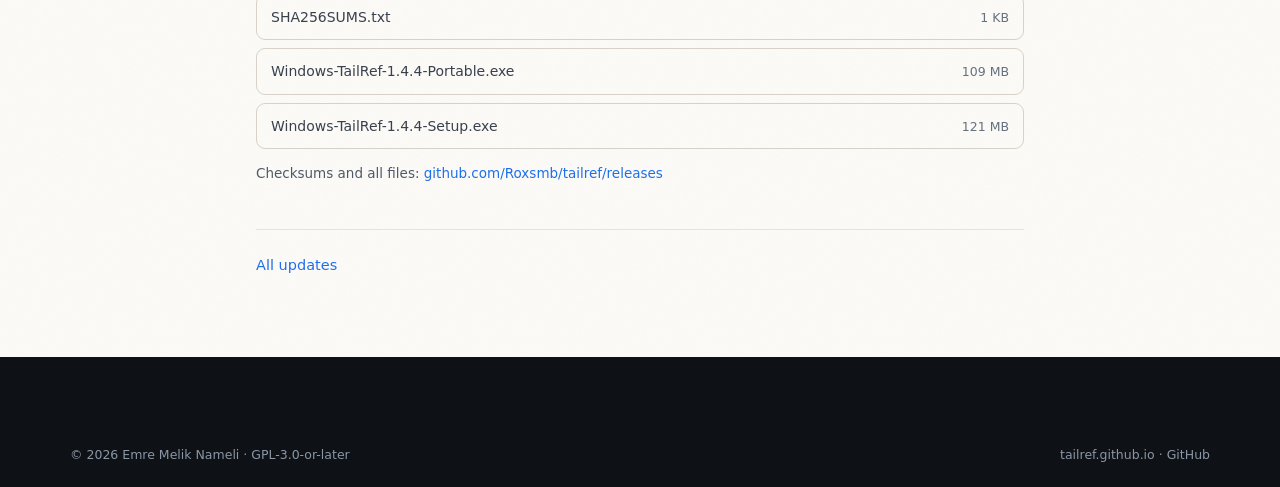
<file: news/release.html>
<!doctype html>
<html lang="en">
<head>
<meta charset="utf-8">
<meta name="viewport" content="width=device-width, initial-scale=1">
<title>Release notes — TailRef Studio</title>
<meta name="description" content="Release notes and downloads for TailRef Studio, pulled from the GitHub releases.">
<link rel="canonical" href="https://tailref.github.io/news/release.html">
<link rel="alternate" hreflang="en" href="https://tailref.github.io/news/release.html">
<link rel="alternate" hreflang="x-default" href="https://tailref.github.io/news/release.html">
<link rel="alternate" type="application/rss+xml" title="TailRef Studio news" href="https://tailref.github.io/feed.xml">
<meta name="theme-color" content="#fcfbf8">
<meta name="google-site-verification" content="Hau06cwuIc7WL7mLHuSHcD2M19Qq3v9BF9eWDsz3ze4">
<meta name="robots" content="index, follow, max-image-preview:large, max-snippet:-1">
<meta name="author" content="Emre Melik Nameli">
<meta property="og:type" content="article">
<meta property="og:locale" content="en_US">
<meta property="og:site_name" content="TailRef Studio">
<meta property="og:title" content="Release notes — TailRef Studio">
<meta property="og:description" content="Release notes and downloads for TailRef Studio, pulled from the GitHub releases.">
<meta property="og:url" content="https://tailref.github.io/news/release.html">
<meta property="og:image" content="https://tailref.github.io/assets/og.png">
<meta property="og:image:alt" content="TailRef Studio reference board with palettes and a 3D pose">
<meta property="og:image:width" content="1280">
<meta property="og:image:height" content="640">
<meta name="twitter:card" content="summary_large_image">
<meta name="twitter:image" content="https://tailref.github.io/assets/og.png">
<meta name="twitter:image:alt" content="TailRef Studio reference board with palettes and a 3D pose">
<link rel="icon" href="../assets/favicon.png" sizes="256x256" type="image/png">
<link rel="stylesheet" href="../styles.css">
<script type="application/ld+json">
{
  "@context": "https://schema.org",
  "@graph": [
    {
      "@type": "WebPage",
      "@id": "https://tailref.github.io/news/release.html#page",
      "url": "https://tailref.github.io/news/release.html",
      "name": "TailRef Studio release notes",
      "description": "Release notes and download links for every TailRef Studio version, from the GitHub releases.",
      "inLanguage": "en",
      "isPartOf": { "@id": "https://tailref.github.io/#website" },
      "about": { "@id": "https://tailref.github.io/#app" },
      "datePublished": "2026-11-21",
      "dateModified": "2026-11-25",
      "breadcrumb": { "@id": "https://tailref.github.io/news/release.html#breadcrumb" }
    },
    {
      "@type": "BreadcrumbList",
      "@id": "https://tailref.github.io/news/release.html#breadcrumb",
      "itemListElement": [
        { "@type": "ListItem", "position": 1, "name": "Home", "item": "https://tailref.github.io/" },
        { "@type": "ListItem", "position": 2, "name": "News", "item": "https://tailref.github.io/news/" },
        { "@type": "ListItem", "position": 3, "name": "Release notes", "item": "https://tailref.github.io/news/release.html" }
      ]
    }
  ]
}
</script>
</head>
<body>
<a class="skip-link" href="#main">Skip to content</a>

<header class="site-head">
  <div class="wrap head-inner">
    <a class="brand" href="../index.html">
      <img class="brand-mark" src="../assets/logo.png" width="36" height="36" alt="" decoding="async">
      <span class="brand-text">TailRef<em>Studio</em></span>
    </a>
    <button class="nav-btn" type="button" aria-label="Menu" aria-expanded="false" aria-controls="site-nav">
      <svg viewBox="0 0 24 24" width="18" height="18" fill="none" stroke="currentColor" stroke-width="2" stroke-linecap="round" aria-hidden="true"><path d="M4 7h16M4 12h16M4 17h16"/></svg>
    </button>
    <nav class="site-nav" id="site-nav" aria-label="Main">
      <a href="../index.html#features">Features</a>
      <a href="../index.html#screens">Screenshots</a>
      <a href="./">News</a>
      <a href="../index.html#download">Download</a>
    </nav>
    <div class="head-actions">
      <a class="head-link" href="https://github.com/Roxsmb/tailref" rel="noopener" aria-label="Source code on GitHub">
        <svg viewBox="0 0 16 16" width="18" height="18" aria-hidden="true" fill="currentColor"><path d="M8 0C3.58 0 0 3.58 0 8c0 3.54 2.29 6.53 5.47 7.59.4.07.55-.17.55-.38 0-.19-.01-.82-.01-1.49-2.01.37-2.53-.49-2.69-.94-.09-.23-.48-.94-.82-1.13-.28-.15-.68-.52-.01-.53.63-.01 1.08.58 1.23.82.72 1.21 1.87.87 2.33.66.07-.52.28-.87.51-1.07-1.78-.2-3.64-.89-3.64-3.95 0-.87.31-1.59.82-2.15-.08-.2-.36-1.02.08-2.12 0 0 .67-.21 2.2.82.64-.18 1.32-.27 2-.27s1.36.09 2 .27c1.53-1.04 2.2-.82 2.2-.82.44 1.1.16 1.92.08 2.12.51.56.82 1.27.82 2.15 0 3.07-1.87 3.75-3.65 3.95.29.25.54.73.54 1.48 0 1.07-.01 1.93-.01 2.2 0 .21.15.46.55.38A7.995 7.995 0 0 0 16 8c0-4.42-3.58-8-8-8Z"/></svg>
      </a>
      <a class="head-link head-link-text" href="https://roxsmb.itch.io/tailref" rel="noopener">itch.io</a>
      <a class="head-link head-link-support" href="https://www.buymeacoffee.com/roxsmb" rel="noopener" aria-label="Support TailRef — buy me a coffee">
        <svg viewBox="0 0 24 24" width="17" height="17" fill="none" stroke="currentColor" stroke-width="1.8" stroke-linecap="round" stroke-linejoin="round" aria-hidden="true"><path d="M4 8.5h11v5.2a4 4 0 0 1-4 4H8a4 4 0 0 1-4-4V8.5Z"/><path d="M15 9.5h1.7a2.2 2.2 0 0 1 0 4.4H15"/><path d="M7.5 3.4v1.8M11 3v2.2"/></svg>
        <span class="support-text">Support</span>
      </a>
      <a class="btn btn-sm" href="../index.html#download">Download</a>
    </div>
  </div>
</header>

<main id="main">
  <div class="wrap">
    <article class="post" id="release-post">
      <p class="post-kicker"><a href="./">News</a> <span class="dot" aria-hidden="true"></span> Release notes</p>

      <h1>TailRef Studio release notes</h1>
      <p class="post-meta">
        <strong data-release-date>24 November 2026</strong>
        <span class="dot" aria-hidden="true"></span> Emre Melik Nameli
        <span class="dot" aria-hidden="true"></span> GPL-3.0-or-later
      </p>

      <div data-release-article hidden>
        <div class="post-body" data-release-body></div>
        <div data-release-downloads></div>

        <nav class="post-nav">
          <a data-release-newer hidden>← Newer release</a>
          <a href="./">All updates</a>
          <a data-release-older hidden>Older release →</a>
        </nav>
      </div>

      <div data-release-fallback>
        <div class="post-body">
          <h2>Version 1.4.4 — 24 November 2026</h2>
          <p>TailRef Studio 1.4.4 adds native macOS builds for Apple silicon and Intel, opens <code>.tail</code> boards straight from Finder, and fixes a long list of settings that saved a value without applying it.</p>
          <ul>
            <li><strong>macOS:</strong> separate arm64 and Intel disk images, built and launched as part of the release check.</li>
            <li><strong>Finder integration:</strong> double-clicking a <code>.tail</code> board opens it in the running window or starts TailRef with it.</li>
            <li><strong>Settings audit:</strong> high contrast, custom themes, cursor-anchored zoom, editor grid step and the narrow-panel layout now work as labelled.</li>
            <li><strong>Ten languages</strong> with no key falling back to English.</li>
          </ul>
          <h2>Download version 1.4.4</h2>
          <ul>
            <li><a href="https://github.com/Roxsmb/tailref/releases/download/v1.4.4/Windows-TailRef-1.4.4-Setup.exe" rel="noopener">Windows installer (.exe)</a> · <a href="https://github.com/Roxsmb/tailref/releases/download/v1.4.4/Windows-TailRef-1.4.4-Portable.exe" rel="noopener">portable</a></li>
            <li><a href="https://github.com/Roxsmb/tailref/releases/download/v1.4.4/macOS-TailRef-1.4.4-arm64.dmg" rel="noopener">macOS Apple silicon (.dmg)</a> · <a href="https://github.com/Roxsmb/tailref/releases/download/v1.4.4/macOS-TailRef-1.4.4-x64.dmg" rel="noopener">Intel (.dmg)</a></li>
            <li><a href="https://github.com/Roxsmb/tailref/releases/download/v1.4.4/Linux-TailRef-1.4.4-x86_64.AppImage" rel="noopener">Linux AppImage</a> · <a href="https://github.com/Roxsmb/tailref/releases/download/v1.4.4/Linux-TailRef-1.4.4-amd64.deb" rel="noopener">deb</a> · <a href="https://github.com/Roxsmb/tailref/releases/download/v1.4.4/Linux-TailRef-1.4.4-x86_64.rpm" rel="noopener">rpm</a></li>
            <li><a href="https://github.com/Roxsmb/tailref/releases/download/v1.4.4/SHA256SUMS.txt" rel="noopener">SHA256 checksums</a></li>
          </ul>
          <p>The complete notes, every earlier release and the source are on <a href="https://github.com/Roxsmb/tailref/releases" rel="noopener">GitHub Releases</a>. You can also read the <a href="tailref-studio-144-is-out-now-on-macos.html">1.4.4 announcement</a>.</p>
        </div>
      </div>
    </article>
  </div>
</main>

<footer class="site-foot">
  <div class="wrap foot-legal">
    <span>© <span id="year">2026</span> Emre Melik Nameli · GPL-3.0-or-later</span>
    <span><a href="../index.html">tailref.github.io</a> · <a href="https://github.com/Roxsmb/tailref" rel="noopener">GitHub</a></span>
  </div>
</footer>
<script>document.getElementById("year").textContent = new Date().getFullYear();</script>
<script src="../releases.js" defer></script>
</body>
</html>
</file>
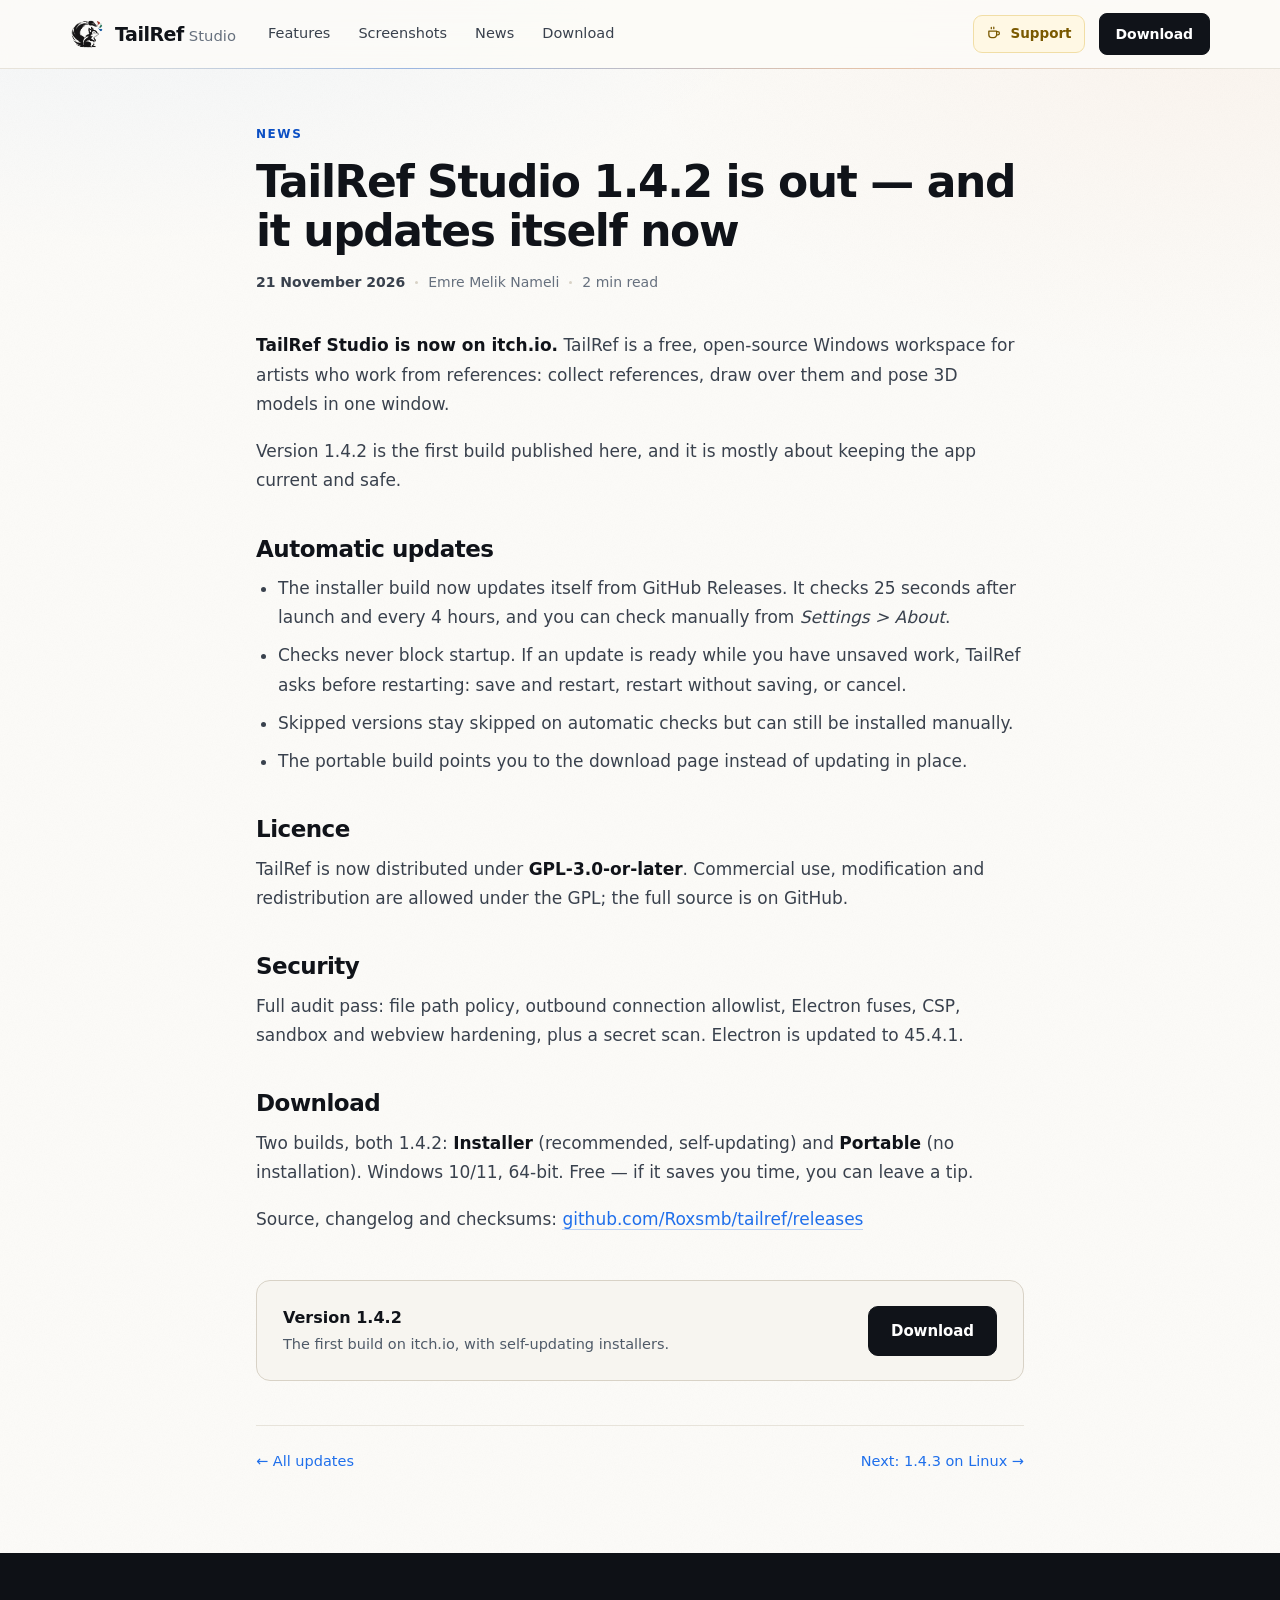
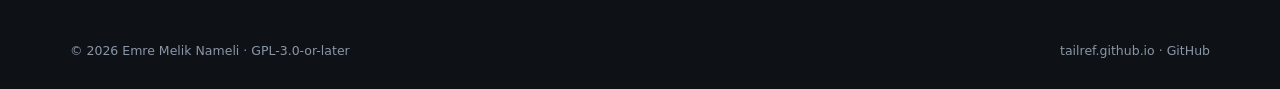
<file: news/tailref-studio-142-is-out-and-it-updates-itself-now.html>
<!doctype html>
<html lang="en">
<head>
<meta charset="utf-8">
<meta name="viewport" content="width=device-width, initial-scale=1">
<title>TailRef Studio 1.4.2 is out — and it updates itself now — TailRef Studio</title>
<meta name="description" content="TailRef Studio arrives on itch.io: automatic updates from GitHub Releases, GPL-3.0-or-later licensing and a full security audit pass.">
<link rel="canonical" href="https://tailref.github.io/news/tailref-studio-142-is-out-and-it-updates-itself-now.html">
<link rel="alternate" hreflang="en" href="https://tailref.github.io/news/tailref-studio-142-is-out-and-it-updates-itself-now.html">
<link rel="alternate" hreflang="x-default" href="https://tailref.github.io/news/tailref-studio-142-is-out-and-it-updates-itself-now.html">
<link rel="alternate" type="application/rss+xml" title="TailRef Studio news" href="https://tailref.github.io/feed.xml">
<meta name="theme-color" content="#fcfbf8">
<meta name="google-site-verification" content="Hau06cwuIc7WL7mLHuSHcD2M19Qq3v9BF9eWDsz3ze4">
<meta name="robots" content="index, follow, max-image-preview:large, max-snippet:-1">
<meta name="author" content="Emre Melik Nameli">
<meta property="og:type" content="article">
<meta property="article:published_time" content="2026-11-21T12:00:00Z">
<meta property="article:modified_time" content="2026-11-21T12:00:00Z">
<meta property="article:author" content="Emre Melik Nameli">
<meta property="og:locale" content="en_US">
<meta property="og:site_name" content="TailRef Studio">
<meta property="og:title" content="TailRef Studio 1.4.2 is out — and it updates itself now">
<meta property="og:description" content="Automatic updates, GPL-3.0-or-later licensing and a full security audit pass.">
<meta property="og:url" content="https://tailref.github.io/news/tailref-studio-142-is-out-and-it-updates-itself-now.html">
<meta property="og:image" content="https://tailref.github.io/assets/og.png">
<meta property="og:image:alt" content="TailRef Studio reference board with palettes and a 3D pose">
<meta property="og:image:width" content="1280">
<meta property="og:image:height" content="640">
<meta name="twitter:card" content="summary_large_image">
<meta name="twitter:image" content="https://tailref.github.io/assets/og.png">
<meta name="twitter:image:alt" content="TailRef Studio reference board with palettes and a 3D pose">
<link rel="icon" href="../assets/favicon.png" sizes="256x256" type="image/png">
<link rel="stylesheet" href="../styles.css">
<script type="application/ld+json">
{
  "@context": "https://schema.org",
  "@graph": [
    {
      "@type": "Article",
      "@id": "https://tailref.github.io/news/tailref-studio-142-is-out-and-it-updates-itself-now.html#article",
      "headline": "TailRef Studio 1.4.2 is out — and it updates itself now",
      "description": "TailRef Studio arrives on itch.io with automatic updates from GitHub Releases, GPL-3.0-or-later licensing and a full security audit pass.",
      "datePublished": "2026-11-21T12:00:00Z",
      "dateModified": "2026-11-21T12:00:00Z",
      "inLanguage": "en",
      "articleSection": "Release notes",
      "image": [
        "https://tailref.github.io/assets/og.png"
      ],
      "author": {
        "@type": "Person",
        "name": "Emre Melik Nameli",
        "url": "https://roxsmb.github.io"
      },
      "publisher": {
        "@type": "Organization",
        "name": "TailRef Studio",
        "logo": {
          "@type": "ImageObject",
          "url": "https://tailref.github.io/assets/logo.png",
          "width": 512,
          "height": 512
        }
      },
      "mainEntityOfPage": {
        "@id": "https://tailref.github.io/news/tailref-studio-142-is-out-and-it-updates-itself-now.html"
      },
      "isPartOf": {
        "@id": "https://tailref.github.io/#website"
      }
    },
    {
      "@type": "BreadcrumbList",
      "itemListElement": [
        {
          "@type": "ListItem",
          "position": 1,
          "name": "Home",
          "item": "https://tailref.github.io/"
        },
        {
          "@type": "ListItem",
          "position": 2,
          "name": "News",
          "item": "https://tailref.github.io/news/"
        },
        {
          "@type": "ListItem",
          "position": 3,
          "name": "TailRef Studio 1.4.2 is out — and it updates itself now",
          "item": "https://tailref.github.io/news/tailref-studio-142-is-out-and-it-updates-itself-now.html"
        }
      ]
    }
  ]
}
</script>
</head>
<body>
<a class="skip-link" href="#main">Skip to content</a>

<header class="site-head">
  <div class="wrap head-inner">
    <a class="brand" href="../index.html">
      <img class="brand-mark" src="../assets/logo.png" width="36" height="36" alt="" decoding="async">
      <span class="brand-text">TailRef<em>Studio</em></span>
    </a>
          <button class="nav-btn" type="button" aria-label="Menu" aria-expanded="false" aria-controls="site-nav">
        <svg viewBox="0 0 24 24" width="18" height="18" fill="none" stroke="currentColor" stroke-width="2" stroke-linecap="round" aria-hidden="true"><path d="M4 7h16M4 12h16M4 17h16"/></svg>
      </button>
    <nav class="site-nav" id="site-nav" aria-label="Main">
      <a href="../index.html#features">Features</a>
      <a href="../index.html#screens">Screenshots</a>
      <a href="./">News</a>
      <a href="../index.html#download">Download</a>
    </nav>
    <div class="head-actions">
            <a class="head-link head-link-support" href="https://www.buymeacoffee.com/roxsmb" rel="noopener" aria-label="Support TailRef — buy me a coffee">
        <svg viewBox="0 0 24 24" width="17" height="17" fill="none" stroke="currentColor" stroke-width="1.8" stroke-linecap="round" stroke-linejoin="round" aria-hidden="true"><path d="M4 8.5h11v5.2a4 4 0 0 1-4 4H8a4 4 0 0 1-4-4V8.5Z"/><path d="M15 9.5h1.7a2.2 2.2 0 0 1 0 4.4H15"/><path d="M7.5 3.4v1.8M11 3v2.2"/></svg>
        <span class="support-text">Support</span>
      </a>
      <a class="btn btn-sm" href="../index.html#download">Download</a>
    </div>
  </div>
</header>

<main id="main">
  <div class="wrap">
    <article class="post">
      <p class="post-kicker"><a href="./">News</a></p>
      <h1>TailRef Studio 1.4.2 is out — and it updates itself now</h1>
      <p class="post-meta"><strong>21 November 2026</strong> <span class="dot" aria-hidden="true"></span> Emre Melik Nameli <span class="dot" aria-hidden="true"></span> 2 min read</p>

      <div class="post-body">
        <p><strong>TailRef Studio is now on itch.io.</strong> TailRef is a free, open-source Windows workspace for artists who work from references: collect references, draw over them and pose 3D models in one window.</p>
        <p>Version 1.4.2 is the first build published here, and it is mostly about keeping the app current and safe.</p>

        <h2>Automatic updates</h2>
        <ul>
          <li>The installer build now updates itself from GitHub Releases. It checks 25 seconds after launch and every 4 hours, and you can check manually from <em>Settings &gt; About</em>.</li>
          <li>Checks never block startup. If an update is ready while you have unsaved work, TailRef asks before restarting: save and restart, restart without saving, or cancel.</li>
          <li>Skipped versions stay skipped on automatic checks but can still be installed manually.</li>
          <li>The portable build points you to the download page instead of updating in place.</li>
        </ul>

        <h2>Licence</h2>
        <p>TailRef is now distributed under <strong>GPL-3.0-or-later</strong>. Commercial use, modification and redistribution are allowed under the GPL; the full source is on GitHub.</p>

        <h2>Security</h2>
        <p>Full audit pass: file path policy, outbound connection allowlist, Electron fuses, CSP, sandbox and webview hardening, plus a secret scan. Electron is updated to 45.4.1.</p>

        <h2>Download</h2>
        <p>Two builds, both 1.4.2: <strong>Installer</strong> (recommended, self-updating) and <strong>Portable</strong> (no installation). Windows 10/11, 64-bit. Free — if it saves you time, you can leave a tip.</p>
        <p>Source, changelog and checksums: <a href="https://github.com/Roxsmb/tailref/releases" rel="noopener">github.com/Roxsmb/tailref/releases</a></p>
      </div>

      <div class="post-cta">
        <p><strong>Version 1.4.2</strong>The first build on itch.io, with self-updating installers.</p>
        <a class="btn" href="../index.html#download">Download</a>
      </div>

      <nav class="post-nav">
        <a href="./">← All updates</a>
        <a href="tailref-studio-143-is-out-now-on-linux.html">Next: 1.4.3 on Linux →</a>
      </nav>
    </article>
  </div>
</main>

<footer class="site-foot">
  <div class="wrap foot-legal">
    <span>© <span id="year">2026</span> Emre Melik Nameli · GPL-3.0-or-later</span>
    <span><a href="../index.html">tailref.github.io</a> · <a href="https://github.com/Roxsmb/tailref" rel="noopener">GitHub</a></span>
  </div>
</footer>
<script>document.getElementById("year").textContent = new Date().getFullYear();</script>
<script src="../nav.js" defer></script>
</body>
</html>
</file>
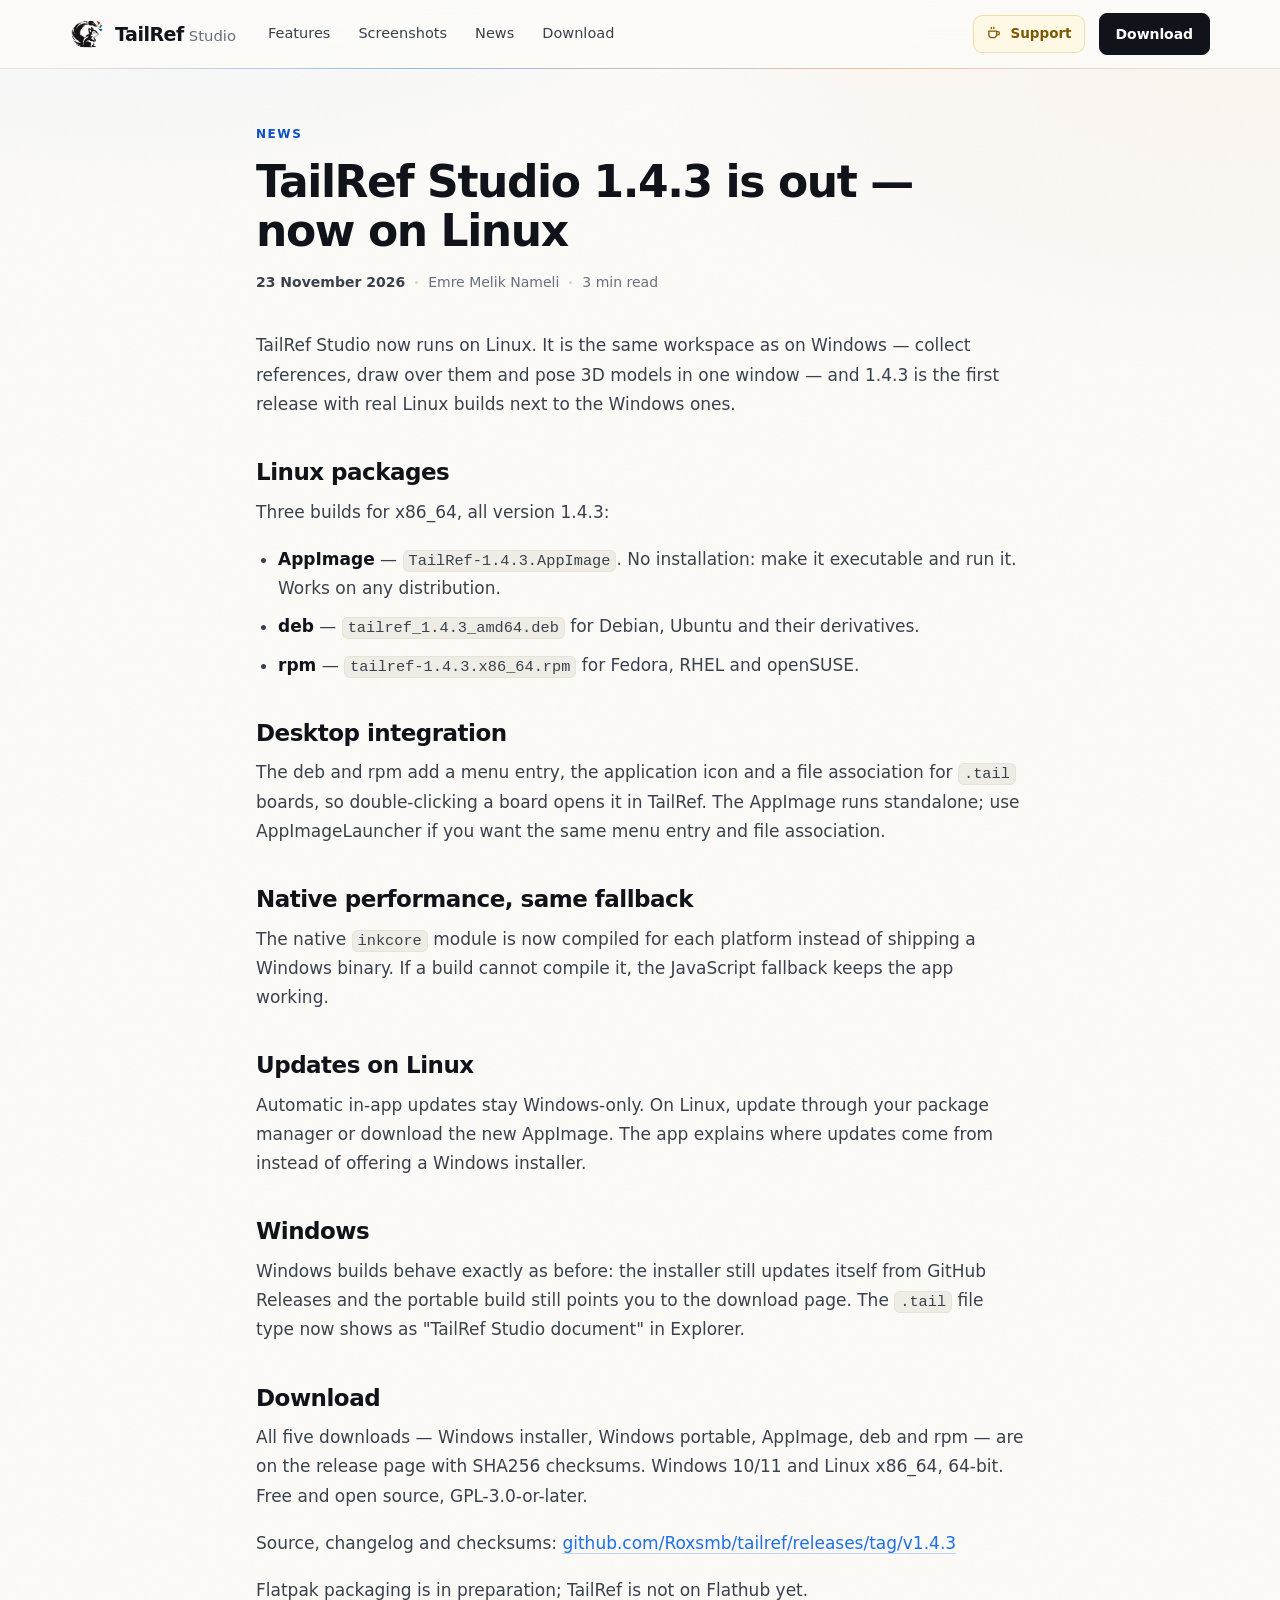
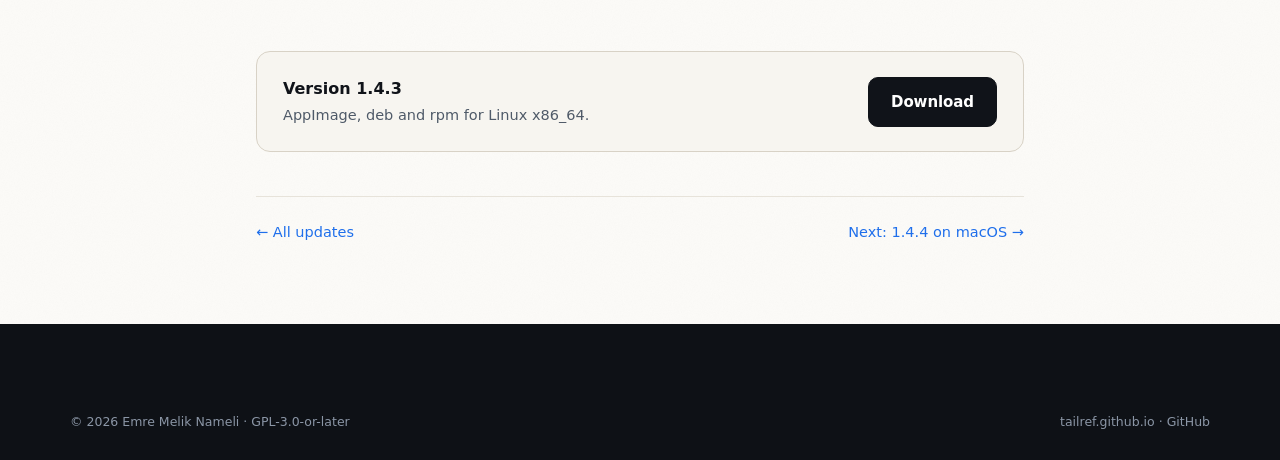
<file: news/tailref-studio-143-is-out-now-on-linux.html>
<!doctype html>
<html lang="en">
<head>
<meta charset="utf-8">
<meta name="viewport" content="width=device-width, initial-scale=1">
<title>TailRef Studio 1.4.3 is out — now on Linux — TailRef Studio</title>
<meta name="description" content="TailRef Studio 1.4.3 adds real Linux builds: an AppImage for every distribution, plus deb and rpm packages with desktop integration.">
<link rel="canonical" href="https://tailref.github.io/news/tailref-studio-143-is-out-now-on-linux.html">
<link rel="alternate" hreflang="en" href="https://tailref.github.io/news/tailref-studio-143-is-out-now-on-linux.html">
<link rel="alternate" hreflang="x-default" href="https://tailref.github.io/news/tailref-studio-143-is-out-now-on-linux.html">
<link rel="alternate" type="application/rss+xml" title="TailRef Studio news" href="https://tailref.github.io/feed.xml">
<meta name="theme-color" content="#fcfbf8">
<meta name="google-site-verification" content="Hau06cwuIc7WL7mLHuSHcD2M19Qq3v9BF9eWDsz3ze4">
<meta name="robots" content="index, follow, max-image-preview:large, max-snippet:-1">
<meta name="author" content="Emre Melik Nameli">
<meta property="og:type" content="article">
<meta property="article:published_time" content="2026-11-23T12:00:00Z">
<meta property="article:modified_time" content="2026-11-23T12:00:00Z">
<meta property="article:author" content="Emre Melik Nameli">
<meta property="og:locale" content="en_US">
<meta property="og:site_name" content="TailRef Studio">
<meta property="og:title" content="TailRef Studio 1.4.3 is out — now on Linux">
<meta property="og:description" content="AppImage, deb and rpm builds, desktop integration and native modules on Linux.">
<meta property="og:url" content="https://tailref.github.io/news/tailref-studio-143-is-out-now-on-linux.html">
<meta property="og:image" content="https://tailref.github.io/assets/og.png">
<meta property="og:image:alt" content="TailRef Studio reference board with palettes and a 3D pose">
<meta property="og:image:width" content="1280">
<meta property="og:image:height" content="640">
<meta name="twitter:card" content="summary_large_image">
<meta name="twitter:image" content="https://tailref.github.io/assets/og.png">
<meta name="twitter:image:alt" content="TailRef Studio reference board with palettes and a 3D pose">
<link rel="icon" href="../assets/favicon.png" sizes="256x256" type="image/png">
<link rel="stylesheet" href="../styles.css">
<script type="application/ld+json">
{
  "@context": "https://schema.org",
  "@graph": [
    {
      "@type": "Article",
      "@id": "https://tailref.github.io/news/tailref-studio-143-is-out-now-on-linux.html#article",
      "headline": "TailRef Studio 1.4.3 is out — now on Linux",
      "description": "TailRef Studio 1.4.3 adds real Linux builds: an AppImage for every distribution, plus deb and rpm packages with desktop integration and file associations.",
      "datePublished": "2026-11-23T12:00:00Z",
      "dateModified": "2026-11-23T12:00:00Z",
      "inLanguage": "en",
      "articleSection": "Release notes",
      "image": [
        "https://tailref.github.io/assets/og.png"
      ],
      "author": {
        "@type": "Person",
        "name": "Emre Melik Nameli",
        "url": "https://roxsmb.github.io"
      },
      "publisher": {
        "@type": "Organization",
        "name": "TailRef Studio",
        "logo": {
          "@type": "ImageObject",
          "url": "https://tailref.github.io/assets/logo.png",
          "width": 512,
          "height": 512
        }
      },
      "mainEntityOfPage": {
        "@id": "https://tailref.github.io/news/tailref-studio-143-is-out-now-on-linux.html"
      },
      "isPartOf": {
        "@id": "https://tailref.github.io/#website"
      }
    },
    {
      "@type": "BreadcrumbList",
      "itemListElement": [
        {
          "@type": "ListItem",
          "position": 1,
          "name": "Home",
          "item": "https://tailref.github.io/"
        },
        {
          "@type": "ListItem",
          "position": 2,
          "name": "News",
          "item": "https://tailref.github.io/news/"
        },
        {
          "@type": "ListItem",
          "position": 3,
          "name": "TailRef Studio 1.4.3 is out — now on Linux",
          "item": "https://tailref.github.io/news/tailref-studio-143-is-out-now-on-linux.html"
        }
      ]
    }
  ]
}
</script>
</head>
<body>
<a class="skip-link" href="#main">Skip to content</a>

<header class="site-head">
  <div class="wrap head-inner">
    <a class="brand" href="../index.html">
      <img class="brand-mark" src="../assets/logo.png" width="36" height="36" alt="" decoding="async">
      <span class="brand-text">TailRef<em>Studio</em></span>
    </a>
          <button class="nav-btn" type="button" aria-label="Menu" aria-expanded="false" aria-controls="site-nav">
        <svg viewBox="0 0 24 24" width="18" height="18" fill="none" stroke="currentColor" stroke-width="2" stroke-linecap="round" aria-hidden="true"><path d="M4 7h16M4 12h16M4 17h16"/></svg>
      </button>
    <nav class="site-nav" id="site-nav" aria-label="Main">
      <a href="../index.html#features">Features</a>
      <a href="../index.html#screens">Screenshots</a>
      <a href="./">News</a>
      <a href="../index.html#download">Download</a>
    </nav>
    <div class="head-actions">
            <a class="head-link head-link-support" href="https://www.buymeacoffee.com/roxsmb" rel="noopener" aria-label="Support TailRef — buy me a coffee">
        <svg viewBox="0 0 24 24" width="17" height="17" fill="none" stroke="currentColor" stroke-width="1.8" stroke-linecap="round" stroke-linejoin="round" aria-hidden="true"><path d="M4 8.5h11v5.2a4 4 0 0 1-4 4H8a4 4 0 0 1-4-4V8.5Z"/><path d="M15 9.5h1.7a2.2 2.2 0 0 1 0 4.4H15"/><path d="M7.5 3.4v1.8M11 3v2.2"/></svg>
        <span class="support-text">Support</span>
      </a>
      <a class="btn btn-sm" href="../index.html#download">Download</a>
    </div>
  </div>
</header>

<main id="main">
  <div class="wrap">
    <article class="post">
      <p class="post-kicker"><a href="./">News</a></p>
      <h1>TailRef Studio 1.4.3 is out — now on Linux</h1>
      <p class="post-meta"><strong>23 November 2026</strong> <span class="dot" aria-hidden="true"></span> Emre Melik Nameli <span class="dot" aria-hidden="true"></span> 3 min read</p>

      <div class="post-body">
        <p>TailRef Studio now runs on Linux. It is the same workspace as on Windows — collect references, draw over them and pose 3D models in one window — and 1.4.3 is the first release with real Linux builds next to the Windows ones.</p>

        <h2>Linux packages</h2>
        <p>Three builds for x86_64, all version 1.4.3:</p>
        <ul>
          <li><strong>AppImage</strong> — <code>TailRef-1.4.3.AppImage</code>. No installation: make it executable and run it. Works on any distribution.</li>
          <li><strong>deb</strong> — <code>tailref_1.4.3_amd64.deb</code> for Debian, Ubuntu and their derivatives.</li>
          <li><strong>rpm</strong> — <code>tailref-1.4.3.x86_64.rpm</code> for Fedora, RHEL and openSUSE.</li>
        </ul>

        <h2>Desktop integration</h2>
        <p>The deb and rpm add a menu entry, the application icon and a file association for <code>.tail</code> boards, so double-clicking a board opens it in TailRef. The AppImage runs standalone; use AppImageLauncher if you want the same menu entry and file association.</p>

        <h2>Native performance, same fallback</h2>
        <p>The native <code>inkcore</code> module is now compiled for each platform instead of shipping a Windows binary. If a build cannot compile it, the JavaScript fallback keeps the app working.</p>

        <h2>Updates on Linux</h2>
        <p>Automatic in-app updates stay Windows-only. On Linux, update through your package manager or download the new AppImage. The app explains where updates come from instead of offering a Windows installer.</p>

        <h2>Windows</h2>
        <p>Windows builds behave exactly as before: the installer still updates itself from GitHub Releases and the portable build still points you to the download page. The <code>.tail</code> file type now shows as "TailRef Studio document" in Explorer.</p>

        <h2>Download</h2>
        <p>All five downloads — Windows installer, Windows portable, AppImage, deb and rpm — are on the release page with SHA256 checksums. Windows 10/11 and Linux x86_64, 64-bit. Free and open source, GPL-3.0-or-later.</p>
        <p>Source, changelog and checksums: <a href="https://github.com/Roxsmb/tailref/releases/tag/v1.4.3" rel="noopener">github.com/Roxsmb/tailref/releases/tag/v1.4.3</a></p>
        <p>Flatpak packaging is in preparation; TailRef is not on Flathub yet.</p>
      </div>

      <div class="post-cta">
        <p><strong>Version 1.4.3</strong>AppImage, deb and rpm for Linux x86_64.</p>
        <a class="btn" href="../index.html#download">Download</a>
      </div>

      <nav class="post-nav">
        <a href="./">← All updates</a>
        <a href="tailref-studio-144-is-out-now-on-macos.html">Next: 1.4.4 on macOS →</a>
      </nav>
    </article>
  </div>
</main>

<footer class="site-foot">
  <div class="wrap foot-legal">
    <span>© <span id="year">2026</span> Emre Melik Nameli · GPL-3.0-or-later</span>
    <span><a href="../index.html">tailref.github.io</a> · <a href="https://github.com/Roxsmb/tailref" rel="noopener">GitHub</a></span>
  </div>
</footer>
<script>document.getElementById("year").textContent = new Date().getFullYear();</script>
<script src="../nav.js" defer></script>
</body>
</html>
</file>
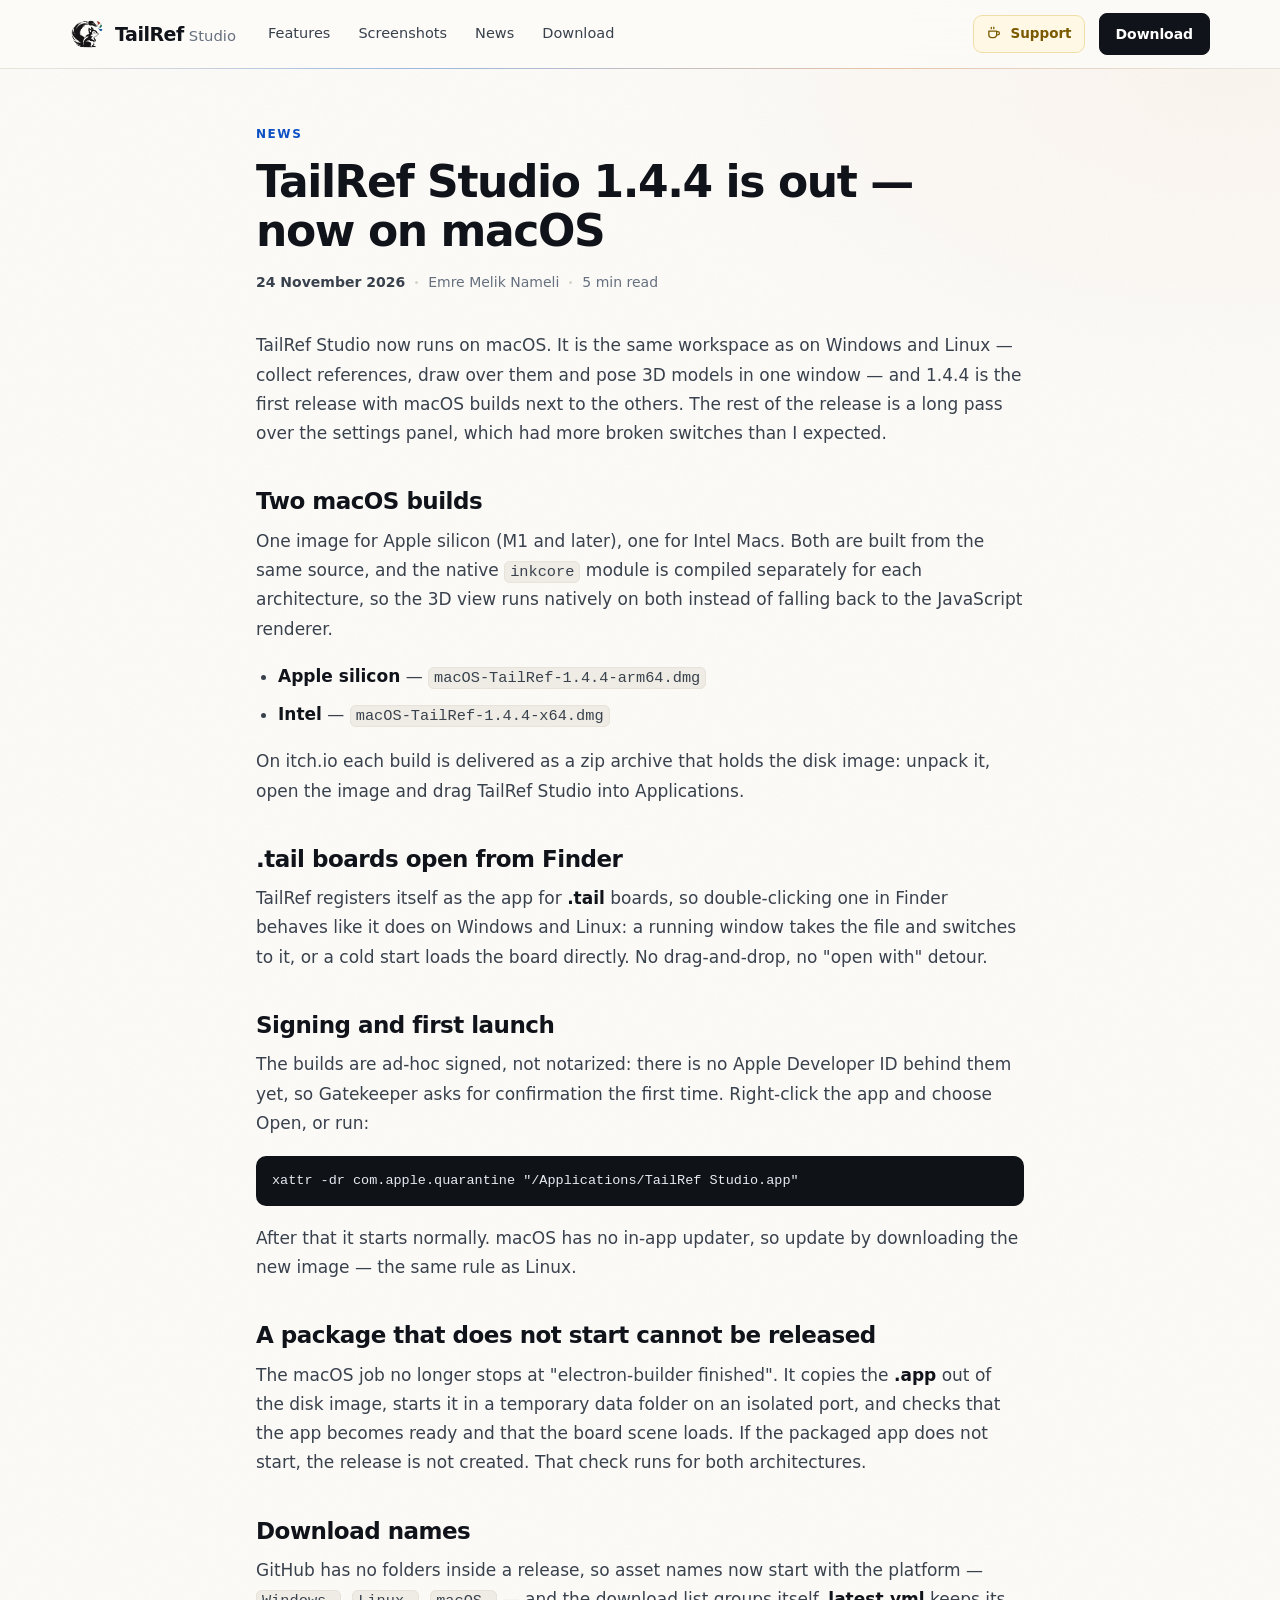
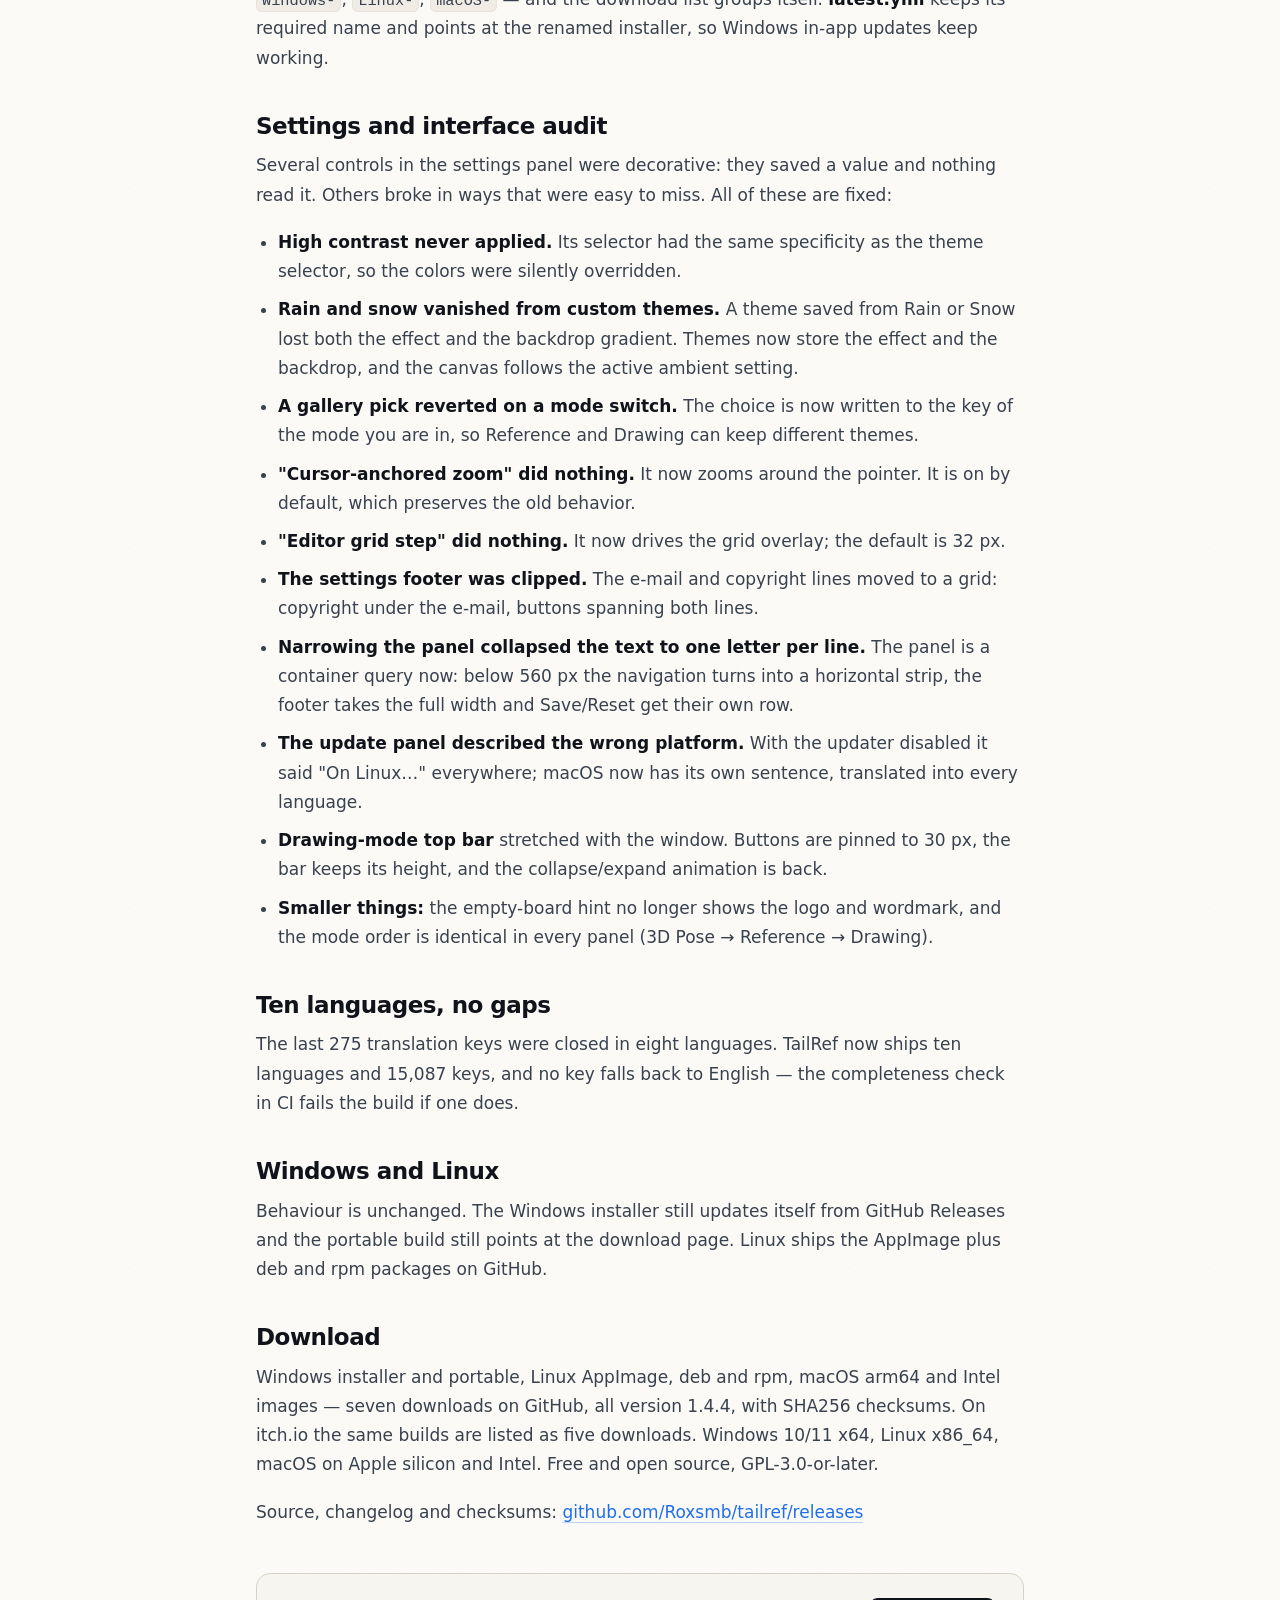
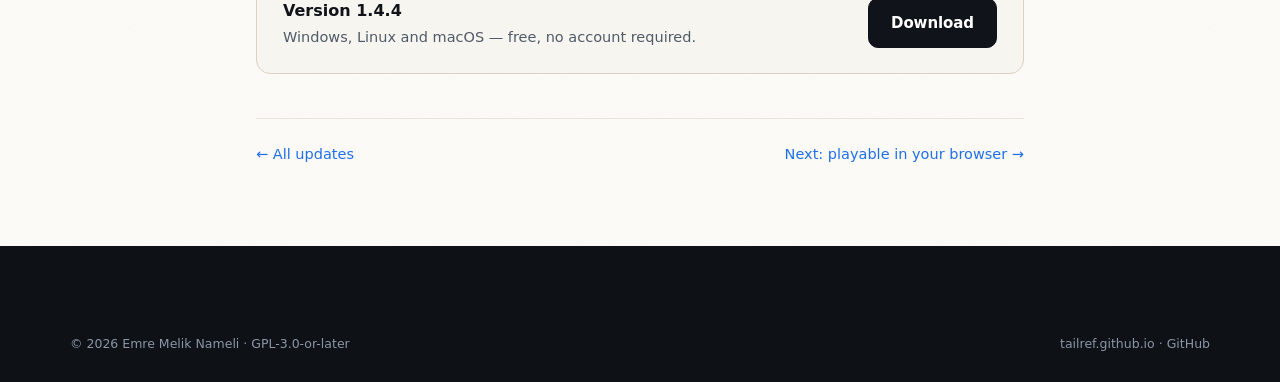
<file: news/tailref-studio-144-is-out-now-on-macos.html>
<!doctype html>
<html lang="en">
<head>
<meta charset="utf-8">
<meta name="viewport" content="width=device-width, initial-scale=1">
<title>TailRef Studio 1.4.4 is out — now on macOS — TailRef Studio</title>
<meta name="description" content="TailRef Studio 1.4.4 brings native macOS builds for Apple silicon and Intel, .tail boards that open from Finder, and a long pass over the settings panel.">
<link rel="canonical" href="https://tailref.github.io/news/tailref-studio-144-is-out-now-on-macos.html">
<link rel="alternate" hreflang="en" href="https://tailref.github.io/news/tailref-studio-144-is-out-now-on-macos.html">
<link rel="alternate" hreflang="x-default" href="https://tailref.github.io/news/tailref-studio-144-is-out-now-on-macos.html">
<link rel="alternate" type="application/rss+xml" title="TailRef Studio news" href="https://tailref.github.io/feed.xml">
<meta name="theme-color" content="#fcfbf8">
<meta name="google-site-verification" content="Hau06cwuIc7WL7mLHuSHcD2M19Qq3v9BF9eWDsz3ze4">
<meta name="robots" content="index, follow, max-image-preview:large, max-snippet:-1">
<meta name="author" content="Emre Melik Nameli">
<meta property="og:type" content="article">
<meta property="article:published_time" content="2026-11-24T18:41:21Z">
<meta property="article:modified_time" content="2026-11-24T18:41:21Z">
<meta property="article:author" content="Emre Melik Nameli">
<meta property="og:locale" content="en_US">
<meta property="og:site_name" content="TailRef Studio">
<meta property="og:title" content="TailRef Studio 1.4.4 is out — now on macOS">
<meta property="og:description" content="Native macOS builds for Apple silicon and Intel, .tail boards that open from Finder, and a settings audit.">
<meta property="og:url" content="https://tailref.github.io/news/tailref-studio-144-is-out-now-on-macos.html">
<meta property="og:image" content="https://tailref.github.io/assets/og.png">
<meta property="og:image:alt" content="TailRef Studio reference board with palettes and a 3D pose">
<meta property="og:image:width" content="1280">
<meta property="og:image:height" content="640">
<meta name="twitter:card" content="summary_large_image">
<meta name="twitter:image" content="https://tailref.github.io/assets/og.png">
<meta name="twitter:image:alt" content="TailRef Studio reference board with palettes and a 3D pose">
<link rel="icon" href="../assets/favicon.png" sizes="256x256" type="image/png">
<link rel="stylesheet" href="../styles.css">
<script type="application/ld+json">
{
  "@context": "https://schema.org",
  "@graph": [
    {
      "@type": "Article",
      "@id": "https://tailref.github.io/news/tailref-studio-144-is-out-now-on-macos.html#article",
      "headline": "TailRef Studio 1.4.4 is out — now on macOS",
      "description": "TailRef Studio 1.4.4 adds native macOS builds for Apple silicon and Intel, .tail boards that open from Finder, and a long pass over the settings panel.",
      "datePublished": "2026-11-24T18:41:21Z",
      "dateModified": "2026-11-24T18:41:21Z",
      "inLanguage": "en",
      "articleSection": "Release notes",
      "image": [
        "https://tailref.github.io/assets/og.png"
      ],
      "author": {
        "@type": "Person",
        "name": "Emre Melik Nameli",
        "url": "https://roxsmb.github.io"
      },
      "publisher": {
        "@type": "Organization",
        "name": "TailRef Studio",
        "logo": {
          "@type": "ImageObject",
          "url": "https://tailref.github.io/assets/logo.png",
          "width": 512,
          "height": 512
        }
      },
      "mainEntityOfPage": {
        "@id": "https://tailref.github.io/news/tailref-studio-144-is-out-now-on-macos.html"
      },
      "isPartOf": {
        "@id": "https://tailref.github.io/#website"
      }
    },
    {
      "@type": "BreadcrumbList",
      "itemListElement": [
        {
          "@type": "ListItem",
          "position": 1,
          "name": "Home",
          "item": "https://tailref.github.io/"
        },
        {
          "@type": "ListItem",
          "position": 2,
          "name": "News",
          "item": "https://tailref.github.io/news/"
        },
        {
          "@type": "ListItem",
          "position": 3,
          "name": "TailRef Studio 1.4.4 is out — now on macOS",
          "item": "https://tailref.github.io/news/tailref-studio-144-is-out-now-on-macos.html"
        }
      ]
    }
  ]
}
</script>
</head>
<body>
<a class="skip-link" href="#main">Skip to content</a>

<header class="site-head">
  <div class="wrap head-inner">
    <a class="brand" href="../index.html">
      <img class="brand-mark" src="../assets/logo.png" width="36" height="36" alt="" decoding="async">
      <span class="brand-text">TailRef<em>Studio</em></span>
    </a>
          <button class="nav-btn" type="button" aria-label="Menu" aria-expanded="false" aria-controls="site-nav">
        <svg viewBox="0 0 24 24" width="18" height="18" fill="none" stroke="currentColor" stroke-width="2" stroke-linecap="round" aria-hidden="true"><path d="M4 7h16M4 12h16M4 17h16"/></svg>
      </button>
    <nav class="site-nav" id="site-nav" aria-label="Main">
      <a href="../index.html#features">Features</a>
      <a href="../index.html#screens">Screenshots</a>
      <a href="./">News</a>
      <a href="../index.html#download">Download</a>
    </nav>
    <div class="head-actions">
            <a class="head-link head-link-support" href="https://www.buymeacoffee.com/roxsmb" rel="noopener" aria-label="Support TailRef — buy me a coffee">
        <svg viewBox="0 0 24 24" width="17" height="17" fill="none" stroke="currentColor" stroke-width="1.8" stroke-linecap="round" stroke-linejoin="round" aria-hidden="true"><path d="M4 8.5h11v5.2a4 4 0 0 1-4 4H8a4 4 0 0 1-4-4V8.5Z"/><path d="M15 9.5h1.7a2.2 2.2 0 0 1 0 4.4H15"/><path d="M7.5 3.4v1.8M11 3v2.2"/></svg>
        <span class="support-text">Support</span>
      </a>
      <a class="btn btn-sm" href="../index.html#download">Download</a>
    </div>
  </div>
</header>

<main id="main">
  <div class="wrap">
    <article class="post">
      <p class="post-kicker"><a href="./">News</a></p>
      <h1>TailRef Studio 1.4.4 is out — now on macOS</h1>
      <p class="post-meta"><strong>24 November 2026</strong> <span class="dot" aria-hidden="true"></span> Emre Melik Nameli <span class="dot" aria-hidden="true"></span> 5 min read</p>

      <div class="post-body">
        <p>TailRef Studio now runs on macOS. It is the same workspace as on Windows and Linux — collect references, draw over them and pose 3D models in one window — and 1.4.4 is the first release with macOS builds next to the others. The rest of the release is a long pass over the settings panel, which had more broken switches than I expected.</p>

        <h2>Two macOS builds</h2>
        <p>One image for Apple silicon (M1 and later), one for Intel Macs. Both are built from the same source, and the native <code>inkcore</code> module is compiled separately for each architecture, so the 3D view runs natively on both instead of falling back to the JavaScript renderer.</p>
        <ul>
          <li><strong>Apple silicon</strong> — <code>macOS-TailRef-1.4.4-arm64.dmg</code></li>
          <li><strong>Intel</strong> — <code>macOS-TailRef-1.4.4-x64.dmg</code></li>
        </ul>
        <p>On itch.io each build is delivered as a zip archive that holds the disk image: unpack it, open the image and drag TailRef Studio into Applications.</p>

        <h2>.tail boards open from Finder</h2>
        <p>TailRef registers itself as the app for <strong>.tail</strong> boards, so double-clicking one in Finder behaves like it does on Windows and Linux: a running window takes the file and switches to it, or a cold start loads the board directly. No drag-and-drop, no "open with" detour.</p>

        <h2>Signing and first launch</h2>
        <p>The builds are ad-hoc signed, not notarized: there is no Apple Developer ID behind them yet, so Gatekeeper asks for confirmation the first time. Right-click the app and choose Open, or run:</p>
        <pre><code>xattr -dr com.apple.quarantine "/Applications/TailRef Studio.app"</code></pre>
        <p>After that it starts normally. macOS has no in-app updater, so update by downloading the new image — the same rule as Linux.</p>

        <h2>A package that does not start cannot be released</h2>
        <p>The macOS job no longer stops at "electron-builder finished". It copies the <strong>.app</strong> out of the disk image, starts it in a temporary data folder on an isolated port, and checks that the app becomes ready and that the board scene loads. If the packaged app does not start, the release is not created. That check runs for both architectures.</p>

        <h2>Download names</h2>
        <p>GitHub has no folders inside a release, so asset names now start with the platform — <code>Windows-</code>, <code>Linux-</code>, <code>macOS-</code> — and the download list groups itself. <strong>latest.yml</strong> keeps its required name and points at the renamed installer, so Windows in-app updates keep working.</p>

        <h2>Settings and interface audit</h2>
        <p>Several controls in the settings panel were decorative: they saved a value and nothing read it. Others broke in ways that were easy to miss. All of these are fixed:</p>
        <ul>
          <li><strong>High contrast never applied.</strong> Its selector had the same specificity as the theme selector, so the colors were silently overridden.</li>
          <li><strong>Rain and snow vanished from custom themes.</strong> A theme saved from Rain or Snow lost both the effect and the backdrop gradient. Themes now store the effect and the backdrop, and the canvas follows the active ambient setting.</li>
          <li><strong>A gallery pick reverted on a mode switch.</strong> The choice is now written to the key of the mode you are in, so Reference and Drawing can keep different themes.</li>
          <li><strong>"Cursor-anchored zoom" did nothing.</strong> It now zooms around the pointer. It is on by default, which preserves the old behavior.</li>
          <li><strong>"Editor grid step" did nothing.</strong> It now drives the grid overlay; the default is 32 px.</li>
          <li><strong>The settings footer was clipped.</strong> The e-mail and copyright lines moved to a grid: copyright under the e-mail, buttons spanning both lines.</li>
          <li><strong>Narrowing the panel collapsed the text to one letter per line.</strong> The panel is a container query now: below 560 px the navigation turns into a horizontal strip, the footer takes the full width and Save/Reset get their own row.</li>
          <li><strong>The update panel described the wrong platform.</strong> With the updater disabled it said "On Linux…" everywhere; macOS now has its own sentence, translated into every language.</li>
          <li><strong>Drawing-mode top bar</strong> stretched with the window. Buttons are pinned to 30 px, the bar keeps its height, and the collapse/expand animation is back.</li>
          <li><strong>Smaller things:</strong> the empty-board hint no longer shows the logo and wordmark, and the mode order is identical in every panel (3D Pose → Reference → Drawing).</li>
        </ul>

        <h2>Ten languages, no gaps</h2>
        <p>The last 275 translation keys were closed in eight languages. TailRef now ships ten languages and 15,087 keys, and no key falls back to English — the completeness check in CI fails the build if one does.</p>

        <h2>Windows and Linux</h2>
        <p>Behaviour is unchanged. The Windows installer still updates itself from GitHub Releases and the portable build still points at the download page. Linux ships the AppImage plus deb and rpm packages on GitHub.</p>

        <h2>Download</h2>
        <p>Windows installer and portable, Linux AppImage, deb and rpm, macOS arm64 and Intel images — seven downloads on GitHub, all version 1.4.4, with SHA256 checksums. On itch.io the same builds are listed as five downloads. Windows 10/11 x64, Linux x86_64, macOS on Apple silicon and Intel. Free and open source, GPL-3.0-or-later.</p>
        <p>Source, changelog and checksums: <a href="https://github.com/Roxsmb/tailref/releases" rel="noopener">github.com/Roxsmb/tailref/releases</a></p>
      </div>

      <div class="post-cta">
        <p><strong>Version 1.4.4</strong>Windows, Linux and macOS — free, no account required.</p>
        <a class="btn" href="../index.html#download">Download</a>
      </div>

      <nav class="post-nav">
        <a href="./">← All updates</a>
        <a href="tailref-is-now-playable-in-your-browser.html">Next: playable in your browser →</a>
      </nav>
    </article>
  </div>
</main>

<footer class="site-foot">
  <div class="wrap foot-legal">
    <span>© <span id="year">2026</span> Emre Melik Nameli · GPL-3.0-or-later</span>
    <span><a href="../index.html">tailref.github.io</a> · <a href="https://github.com/Roxsmb/tailref" rel="noopener">GitHub</a></span>
  </div>
</footer>
<script>document.getElementById("year").textContent = new Date().getFullYear();</script>
<script src="../nav.js" defer></script>
</body>
</html>
</file>
<file: styles.css>
/* ============================================================
   TailRef Studio — site styles
   ============================================================ */

:root{
  --ink:#101319;
  --ink-2:#39414d;
  --muted:#4f5a68;
  --muted-2:#66707e;
  --line:#e7e3da;
  --line-strong:#d8d2c6;
  --bg:#fcfbf8;
  --soft:#f7f5f0;
  --soft-2:#efece5;
  --accent:#1f6feb;
  --accent-ink:#0b4fc4;
  --accent-soft:rgba(31,111,235,.08);
  --radius:18px;
  --radius-sm:12px;
  --wrap:1140px;
  --ease:cubic-bezier(.22,1,.36,1);
  --shadow-sm:0 1px 2px rgba(16,19,25,.04),0 8px 24px rgba(16,19,25,.05);
  --shadow-md:0 2px 4px rgba(16,19,25,.04),0 18px 50px rgba(16,19,25,.10);
  --shadow-lg:0 4px 8px rgba(16,19,25,.05),0 40px 90px rgba(16,19,25,.14);
}

*{box-sizing:border-box}

html{
  scroll-behavior:smooth;
  scroll-padding-top:84px;
  -webkit-text-size-adjust:100%;
}

body{
  margin:0;
  background-color:var(--bg);
  background-image:
    radial-gradient(1200px 620px at 10% -8%,rgba(31,111,235,.06),transparent 62%),
    radial-gradient(1000px 560px at 96% 2%,rgba(224,132,74,.055),transparent 60%),
    url("data:image/svg+xml,%3Csvg xmlns='http://www.w3.org/2000/svg' width='180' height='180'%3E%3Cfilter id='n'%3E%3CfeTurbulence type='fractalNoise' baseFrequency='.9' numOctaves='2' stitchTiles='stitch'/%3E%3CfeColorMatrix type='saturate' values='0'/%3E%3C/filter%3E%3Crect width='180' height='180' filter='url(%23n)' opacity='.045'/%3E%3C/svg%3E");
  background-repeat:no-repeat,no-repeat,repeat;
  color:var(--ink);
  font:16px/1.6 ui-sans-serif,system-ui,-apple-system,"Segoe UI",Roboto,"Helvetica Neue",Arial,sans-serif;
  -webkit-font-smoothing:antialiased;
  -moz-osx-font-smoothing:grayscale;
  text-rendering:optimizeLegibility;
}

img{max-width:100%;height:auto;display:block}
picture{display:block}
a{color:inherit;text-decoration:none}
[hidden]{display:none!important}
h1,h2,h3,h4{margin:0;letter-spacing:-.02em;line-height:1.15}
p{margin:0}
code{
  font-family:ui-monospace,SFMono-Regular,"JetBrains Mono",Consolas,monospace;
  font-size:.9em;
  background:var(--soft-2);
  border:1px solid var(--line);
  border-radius:6px;
  padding:1px 5px;
  color:var(--ink-2);
}

.wrap{width:min(var(--wrap),calc(100% - 48px));margin-inline:auto}

.skip-link{
  position:absolute;left:-9999px;top:0;z-index:100;
  background:var(--ink);color:#fff;padding:10px 16px;border-radius:0 0 8px 0;
}
.skip-link:focus{left:0}

/* ---------------- header ---------------- */

.site-head{
  position:sticky;top:0;z-index:50;
  background:rgba(252,251,248,.9);
  backdrop-filter:saturate(180%) blur(18px);
  border-bottom:1px solid var(--line);
}
.site-head::after{
  content:"";position:absolute;left:0;right:0;bottom:-1px;height:1px;
  background:linear-gradient(90deg,transparent 4%,rgba(31,111,235,.38) 32%,rgba(224,132,74,.34) 68%,transparent 96%);
  pointer-events:none;
}
.head-inner{
  display:flex;align-items:center;gap:32px;
  height:68px;
}

.brand{display:inline-flex;align-items:center;gap:11px;flex:none}
.brand-mark{
  width:34px;height:34px;object-fit:contain;flex:none;
  border-radius:9px;
}
.brand-text{
  font-size:19px;font-weight:750;letter-spacing:-.025em;color:var(--ink);
  display:inline-flex;align-items:baseline;gap:5px;
}
.brand-text em{
  font-style:normal;font-weight:500;font-size:.78em;letter-spacing:0;
  color:var(--muted-2);
}

.site-nav{
  display:flex;align-items:center;gap:28px;
  font-size:14.5px;font-weight:500;color:var(--ink-2);
  margin-right:auto;
}
.site-nav a{padding:6px 0;position:relative}
.site-nav a:hover{color:var(--ink)}
.site-nav a::after{
  content:"";position:absolute;left:0;right:0;bottom:0;height:2px;
  background:var(--ink);border-radius:2px;
  transform:scaleX(0);transform-origin:left;transition:transform .2s var(--ease);
}
.site-nav a:hover::after{transform:scaleX(1)}

.head-actions{display:flex;align-items:center;gap:14px;flex:none}
.head-link{
  display:inline-flex;align-items:center;justify-content:center;
  color:var(--muted);padding:6px;border-radius:8px;transition:color .15s,background .15s;
}
.head-link:hover{color:var(--ink);background:var(--soft)}
.head-link-text{font-size:14px;font-weight:500;padding:6px 8px}

.head-link-support{
  gap:7px;padding:7px 12px;border-radius:9px;
  background:#fff8e4;border:1px solid #f1dea6;color:#7a5900;
  font-size:13.5px;font-weight:600;
}
.head-link-support:hover{background:#fff2cd;border-color:#e6cc84;color:#6a4c00}
.head-link-support svg{flex:none}

.nav-btn{
  display:none;align-items:center;justify-content:center;
  width:38px;height:38px;flex:none;
  background:#fff;border:1px solid var(--line-strong);border-radius:9px;
  color:var(--ink);cursor:pointer;
  transition:background .15s,border-color .15s;
}
.nav-btn:hover{background:var(--soft);border-color:var(--muted-2)}
.nav-btn svg{display:block}

.sr-only{
  position:absolute;width:1px;height:1px;padding:0;margin:-1px;
  overflow:hidden;clip:rect(0 0 0 0);white-space:nowrap;border:0;
}

/* ---------------- buttons ---------------- */

.btn{
  display:inline-flex;align-items:center;justify-content:center;gap:8px;
  padding:12px 22px;border-radius:10px;border:1px solid var(--ink);
  background:var(--ink);color:#fff;
  font:inherit;font-size:15px;font-weight:600;letter-spacing:-.005em;
  cursor:pointer;white-space:nowrap;
  transition:transform .18s var(--ease),background .18s,border-color .18s,box-shadow .18s;
}
.btn:hover{background:#000;transform:translateY(-1px);box-shadow:0 10px 24px rgba(16,19,25,.18)}
.btn:active{transform:translateY(0)}

.btn-sm{padding:9px 16px;font-size:14px;border-radius:8px}
.btn-lg{padding:15px 28px;font-size:16px;border-radius:12px}
.btn-block{width:100%;padding:12px 16px;font-size:14.5px}

.btn-ghost{
  background:#fff;color:var(--ink);border-color:var(--line-strong);
}
.btn-ghost:hover{background:var(--soft);border-color:var(--muted-2);box-shadow:none}

.btn-outline{
  background:transparent;color:var(--ink);border:1px solid var(--ink);
  font-size:12.5px;font-weight:600;letter-spacing:.06em;text-transform:uppercase;
  padding:10px 18px;border-radius:4px;
}
.btn-outline:hover{background:var(--ink);color:#fff;box-shadow:none;transform:none}
.btn-xs{padding:9px 15px;font-size:11.5px}

/* ---------------- hero ---------------- */

.hero{
  position:relative;
  padding:76px 0 0;
  overflow:hidden;
  background:
    radial-gradient(820px 420px at 16% -6%,rgba(31,111,235,.10),transparent 68%),
    radial-gradient(720px 380px at 86% 0%,rgba(224,132,74,.08),transparent 66%);
  border-bottom:1px solid var(--line);
}
.hero::before{
  content:"";position:absolute;inset:0;pointer-events:none;
  background-image:
    linear-gradient(to right,rgba(16,19,25,.05) 1px,transparent 1px),
    linear-gradient(to bottom,rgba(16,19,25,.05) 1px,transparent 1px);
  background-size:52px 52px;
  -webkit-mask-image:radial-gradient(120% 92% at 50% 0%,#000 0%,transparent 64%);
  mask-image:radial-gradient(120% 92% at 50% 0%,#000 0%,transparent 64%);
  opacity:.6;
}
.hero > *{position:relative;z-index:1}
.hero-copy{text-align:center;max-width:860px}

.eyebrow{
  display:inline-block;margin:0 0 20px;
  font-size:12px;font-weight:700;letter-spacing:.14em;text-transform:uppercase;
  color:var(--accent-ink);
}
.hero h1{
  font-size:clamp(40px,6.2vw,68px);
  font-weight:780;letter-spacing:-.042em;line-height:1.02;
  margin:0 0 22px;
}
.hero h1 span{display:block;color:var(--muted-2);font-weight:700}

.lede{
  margin:0 auto 32px;max-width:44em;
  font-size:18.5px;line-height:1.62;color:var(--muted);
}

.hero-cta{display:flex;justify-content:center;gap:12px;flex-wrap:wrap}

.hero-meta{
  margin:22px 0 0;font-size:13.5px;color:var(--muted-2);
  display:flex;align-items:center;justify-content:center;gap:10px;flex-wrap:wrap;
}
.hero-meta strong{color:var(--ink-2);font-weight:600}
.dot{width:3px;height:3px;border-radius:50%;background:var(--line-strong);display:inline-block}

.hero-shot{margin:58px 0 0;padding-bottom:0}
.hero-shot img{
  width:100%;border-radius:var(--radius) var(--radius) 0 0;
  border:1px solid var(--line-strong);border-bottom:0;
  box-shadow:var(--shadow-lg);
}

/* ---------------- pillars ---------------- */

.pillars{border-bottom:1px solid var(--line);background:transparent}
.pillars-grid{
  display:grid;grid-template-columns:repeat(3,1fr);
  gap:0;
}
.pillar{
  padding:34px 40px 38px;
  border-left:1px solid var(--line);
}
.pillar:first-child{border-left:0;padding-left:0}
.pillar:last-child{padding-right:0}
.pillar h2{
  font-size:12px;font-weight:700;letter-spacing:.13em;text-transform:uppercase;
  color:var(--accent);margin-bottom:10px;
}
.pillar p{font-size:15px;line-height:1.6;color:var(--muted)}

/* ---------------- sections ---------------- */

.section{padding:88px 0}
.section-soft{background:radial-gradient(900px 420px at 12% 0%,rgba(31,111,235,.045),transparent 68%),var(--soft);border-block:1px solid var(--line)}

.section-title{
  font-size:clamp(28px,3.6vw,40px);
  font-weight:740;letter-spacing:-.03em;line-height:1.1;
  margin:0 0 12px;
}
.section-sub{
  margin:0 0 48px;max-width:52em;
  font-size:17px;color:var(--muted);
}
.section-head{
  display:flex;align-items:flex-end;justify-content:space-between;
  gap:24px;margin-bottom:40px;
}
.section-head .section-title{margin:0}

/* ---------------- intro / what is ---------------- */

.intro-grid{
  display:grid;grid-template-columns:1.55fr .92fr;gap:64px;align-items:start;
}
.intro-copy .section-title{margin-bottom:18px;max-width:22ch}
.intro-copy p{
  margin:0 0 16px;max-width:64ch;
  font-size:16.5px;line-height:1.72;color:var(--muted);
}
.intro-copy p:last-child{margin-bottom:0}
.intro-copy a{color:var(--accent);border-bottom:1px solid rgba(31,111,235,.28)}
.intro-copy a:hover{border-bottom-color:currentColor}

.intro-side{
  padding:26px 28px;border:1px solid var(--line-strong);border-radius:14px;
  background:var(--soft);
}
.intro-side h3{
  margin:0 0 16px;font-size:11.5px;font-weight:700;
  letter-spacing:.13em;text-transform:uppercase;color:var(--muted-2);
}
.intro-list{
  list-style:none;margin:0 0 20px;padding:0;
  display:grid;gap:13px;font-size:14px;line-height:1.55;color:var(--muted);
}
.intro-list strong{display:block;color:var(--ink);font-weight:650;font-size:14.5px}
.link-arrow{
  display:inline-block;font-size:14px;font-weight:650;color:var(--accent-ink);
}
.link-arrow:hover{text-decoration:underline;text-underline-offset:3px}

/* ---------------- news ---------------- */

.news{border-bottom:1px solid var(--line)}
.news-grid{
  display:grid;grid-template-columns:repeat(4,1fr);gap:30px;
}
.news-card{display:flex;flex-direction:column;align-items:flex-start}
.news-card h3{
  font-size:18.5px;font-weight:680;letter-spacing:-.018em;line-height:1.32;
  margin:0 0 8px;
}
.news-card h3 a:hover{color:var(--accent)}
.news-date{
  font-size:12.5px;color:var(--muted-2);
  margin:0 0 12px;
}
.news-excerpt{
  font-size:14.5px;line-height:1.6;color:var(--muted);
  margin:0 0 18px;
}
.news-card .btn-outline{margin-top:auto}

/* ---------------- features ---------------- */

.feature{
  display:grid;grid-template-columns:1.08fr .92fr;
  gap:60px;align-items:center;
  padding:48px 0;
}
.feature + .feature{border-top:1px solid var(--line)}
.feature.reverse .feature-media{order:2}

.feature-media img{
  width:100%;border-radius:var(--radius-sm);
  border:1px solid var(--line-strong);
  box-shadow:var(--shadow-md);
}
.feature-copy h3{
  font-size:24px;font-weight:700;letter-spacing:-.022em;margin:0 0 12px;
}
.feature-copy p{font-size:16px;line-height:1.65;color:var(--muted);margin:0 0 18px}

.checks{list-style:none;margin:0;padding:0;display:grid;gap:9px}
.checks li{
  position:relative;padding-left:26px;
  font-size:14.5px;color:var(--ink-2);
}
.checks li::before{
  content:"";position:absolute;left:0;top:2px;
  width:16px;height:16px;border-radius:50%;
  background:var(--accent-soft);
}
.checks li::after{
  content:"";position:absolute;left:5px;top:6px;
  width:6px;height:3px;border-left:1.8px solid var(--accent);border-bottom:1.8px solid var(--accent);
  transform:rotate(-45deg);
}

.soon{
  display:inline-block;margin-left:4px;vertical-align:1px;
  padding:1px 7px;border-radius:999px;
  background:var(--soft-2);border:1px solid var(--line-strong);
  color:var(--muted);font-size:10.5px;font-weight:650;
  letter-spacing:.05em;text-transform:uppercase;white-space:nowrap;
}

/* ---------------- gallery ---------------- */

.gallery{display:grid;grid-template-columns:repeat(3,1fr);gap:22px}
.gallery figure{margin:0}
.gallery img{
  width:100%;aspect-ratio:16/9;object-fit:cover;
  border-radius:var(--radius-sm);
  border:1px solid var(--line-strong);
  background:var(--soft-2);
  box-shadow:var(--shadow-sm);
  transition:transform .25s var(--ease),box-shadow .25s var(--ease);
}
.gallery a:hover img{transform:translateY(-3px);box-shadow:var(--shadow-md)}
.gallery figcaption{
  margin-top:10px;font-size:13.5px;color:var(--muted);
}

/* ---------------- download ---------------- */

.download{border-bottom:1px solid var(--line)}

.os-hint{
  display:inline-block;margin-left:10px;
  padding:3px 10px;border-radius:999px;
  background:var(--accent-soft);color:var(--accent-ink);
  font-size:12.5px;font-weight:600;
}

.os-grid{display:grid;grid-template-columns:repeat(3,1fr);gap:20px}

.os-card{
  display:flex;flex-direction:column;
  background:#fff;border:1px solid var(--line-strong);
  border-radius:var(--radius);
  padding:26px 26px 24px;
  box-shadow:var(--shadow-sm);
  transition:border-color .2s,box-shadow .2s,transform .2s var(--ease);
}
.os-card:hover{border-color:var(--muted-2);box-shadow:var(--shadow-md);transform:translateY(-2px)}
.os-card.is-current{
  border-color:var(--accent);
  box-shadow:0 0 0 1px var(--accent),var(--shadow-md);
}

.os-head{display:flex;align-items:center;gap:14px;margin-bottom:22px}
.os-icon{
  display:inline-flex;align-items:center;justify-content:center;
  width:44px;height:44px;flex:none;
  border-radius:12px;background:var(--soft-2);color:var(--ink);
}
.os-card.is-current .os-icon{background:var(--accent-soft);color:var(--accent-ink)}
.os-head h3{font-size:18px;font-weight:700;letter-spacing:-.02em;margin:0 0 2px}
.os-sub{font-size:13px;color:var(--muted);margin:0}

.os-card .btn-block{margin-bottom:10px}
.link-quiet{
  display:block;font-size:13.5px;color:var(--accent);
  padding:5px 0;
}
.link-quiet:hover{text-decoration:underline;text-underline-offset:3px}
.os-card .link-quiet:first-of-type{margin-top:2px}

.dl-notes{
  display:grid;grid-template-columns:1fr 1fr;gap:48px;
  margin-top:48px;padding-top:34px;
  border-top:1px solid var(--line);
}
.dl-notes h3{
  font-size:12px;font-weight:700;letter-spacing:.12em;text-transform:uppercase;
  color:var(--muted-2);margin:0 0 14px;
}
.link-list{list-style:none;margin:0;padding:0;display:grid;gap:9px}
.link-list li{font-size:14.5px;color:var(--ink-2)}
.link-list a{color:var(--accent);border-bottom:1px solid transparent}
.link-list a:hover{border-bottom-color:currentColor}
.link-list.plain li{color:var(--muted);padding-left:0}

.dl-warning{
  margin:34px 0 0;padding:16px 20px;
  background:#fff;border:1px solid var(--line-strong);
  border-left:3px solid var(--accent);
  border-radius:8px;
  font-size:14px;color:var(--muted);
}
.dl-warning strong{color:var(--ink);font-weight:650}

/* ---------------- foss ---------------- */

.foss-grid{
  display:grid;grid-template-columns:repeat(4,1fr);gap:26px;
  margin-bottom:40px;
}
.foss-grid h3{font-size:15px;font-weight:650;margin:0 0 6px}
.foss-grid p{font-size:14px;line-height:1.6;color:var(--muted)}
.foss-cta{display:flex;gap:12px;flex-wrap:wrap}

/* ---------------- faq ---------------- */

.faq .section-title{margin-bottom:34px}
.faq details{border-bottom:1px solid var(--line);padding:20px 2px}
.faq details:first-of-type{border-top:1px solid var(--line)}
.faq summary{
  cursor:pointer;list-style:none;
  display:flex;align-items:center;justify-content:space-between;gap:20px;
  font-size:16.5px;font-weight:620;letter-spacing:-.01em;
}
.faq summary::-webkit-details-marker{display:none}
.faq summary::after{
  content:"";flex:none;
  width:12px;height:12px;
  border-right:1.8px solid var(--muted);
  border-bottom:1.8px solid var(--muted);
  transform:rotate(45deg) translateY(-2px);
  transition:transform .22s var(--ease);
}
.faq details[open] summary::after{transform:rotate(225deg) translateY(-2px)}
.faq details p{margin:14px 0 4px;max-width:64em;color:var(--muted);font-size:15.5px;line-height:1.65}
.faq details a{color:var(--accent)}
.faq details a:hover{text-decoration:underline;text-underline-offset:3px}

/* ---------------- article / news post ---------------- */

.post{max-width:768px;margin:0 auto;padding:56px 0 80px}
.post-kicker{
  font-size:12px;font-weight:700;letter-spacing:.13em;text-transform:uppercase;
  color:var(--accent-ink);
}
.post h1{
  font-size:clamp(30px,4.6vw,44px);font-weight:750;letter-spacing:-.032em;line-height:1.1;
  margin:14px 0 16px;
}
.post-meta{
  display:flex;align-items:center;gap:10px;flex-wrap:wrap;
  font-size:14px;color:var(--muted-2);
}
.post-meta strong{color:var(--ink-2);font-weight:600}

.post-body{margin-top:38px;font-size:17px;line-height:1.72;color:var(--ink-2)}
.post-body h2{
  font-size:23px;font-weight:700;letter-spacing:-.022em;color:var(--ink);
  margin:40px 0 12px;
}
.post-body h3{
  font-size:18.5px;font-weight:680;letter-spacing:-.015em;color:var(--ink);
  margin:32px 0 10px;
}
.post-body p{margin:0 0 18px}
.post-body ul{margin:0 0 18px;padding-left:22px}
.post-body li{margin:0 0 9px}
.post-body strong{color:var(--ink);font-weight:650}
.post-body a{color:var(--accent);border-bottom:1px solid rgba(31,111,235,.28)}
.post-body a:hover{border-bottom-color:currentColor}
.post-body figure{margin:26px 0}
.post-body figure img{
  width:100%;border-radius:12px;border:1px solid var(--line-strong);
  background:var(--soft-2);
}
.post-body figcaption{margin-top:9px;font-size:13.5px;color:var(--muted)}
.post-body pre{
  margin:0 0 18px;padding:14px 16px;border-radius:10px;
  background:#0f1217;color:#e6ebf2;overflow:auto;font-size:13.5px;line-height:1.6;
}
.post-body pre code{background:none;border:0;padding:0;color:inherit;font-size:inherit}

.post-body .table-wrap{
  margin:0 0 22px;border:1px solid var(--line-strong);border-radius:10px;
  overflow-x:auto;
}
.post-body table{width:100%;border-collapse:collapse;font-size:14.5px;min-width:420px}
.post-body th,.post-body td{
  padding:10px 14px;text-align:left;vertical-align:top;
  border-bottom:1px solid var(--line);
}
.post-body th{
  background:var(--soft);color:var(--ink);
  font-size:12.5px;font-weight:650;letter-spacing:.03em;
}
.post-body tbody tr:last-child td{border-bottom:0}
.post-body blockquote{
  margin:0 0 18px;padding:2px 0 2px 18px;
  border-left:3px solid var(--line-strong);color:var(--muted);
}
.post-body hr{border:0;border-top:1px solid var(--line);margin:34px 0}

.release-loading{padding:44px 0;color:var(--muted);font-size:15px}

.release-downloads{margin-top:40px;padding-top:28px;border-top:1px solid var(--line)}
.release-downloads h2{font-size:21px;font-weight:700;letter-spacing:-.02em;margin:0 0 4px}
.release-downloads ul{list-style:none;margin:16px 0 0;padding:0;display:grid;gap:8px}
.release-downloads li a{
  display:flex;align-items:baseline;justify-content:space-between;gap:16px;
  padding:11px 14px;border:1px solid var(--line-strong);border-radius:9px;
  font-size:14px;color:var(--ink-2);
  transition:background .15s,border-color .15s;
}
.release-downloads li a:hover{background:var(--soft);border-color:var(--muted-2)}
.release-size{color:var(--muted-2);font-size:12.5px;white-space:nowrap}
.release-note{margin-top:14px;font-size:13.5px;color:var(--muted)}
.release-note a{color:var(--accent)}

.post-cta{
  margin-top:46px;padding:24px 26px;
  display:flex;align-items:center;justify-content:space-between;gap:18px;flex-wrap:wrap;
  background:var(--soft);border:1px solid var(--line-strong);border-radius:14px;
}
.post-cta p{margin:0;font-size:14.5px;color:var(--muted)}
.post-cta strong{display:block;color:var(--ink);font-size:16px;margin-bottom:2px}

.post-nav{
  margin-top:44px;padding-top:24px;border-top:1px solid var(--line);
  display:flex;justify-content:space-between;gap:20px;flex-wrap:wrap;
  font-size:14.5px;
}
.post-nav a{color:var(--accent)}
.post-nav a:hover{text-decoration:underline;text-underline-offset:3px}

.news-list{display:grid;gap:0;max-width:820px}
.news-list article{padding:26px 0;border-bottom:1px solid var(--line)}
.news-list article:first-child{padding-top:0}
.news-list h2{font-size:20px;font-weight:680;letter-spacing:-.02em;margin:0 0 6px}
.news-list h2 a:hover{color:var(--accent)}
.news-list .news-date{margin:0 0 10px}
.news-list p.news-excerpt{margin:0 0 12px;color:var(--muted);font-size:15px}
.news-list .btn-outline{margin-top:2px}

/* ---------------- footer ---------------- */

.site-foot{
  background:#0e1116;color:#c8d0dc;
  padding:64px 0 28px;
}
.foot-top{
  display:grid;grid-template-columns:1.1fr 1.6fr;gap:56px;
  padding-bottom:44px;border-bottom:1px solid rgba(255,255,255,.10);
}
.brand-light .brand-text{color:#fff}
.brand-light .brand-text em{color:#7b8798}
.foot-brand p{
  margin:16px 0 0;max-width:30em;
  font-size:14.5px;line-height:1.6;color:#8d99a9;
}
.foot-cols{display:grid;grid-template-columns:repeat(3,1fr);gap:32px}
.foot-cols h3{
  font-size:11.5px;font-weight:700;letter-spacing:.13em;text-transform:uppercase;
  color:#8b96a6;margin:0 0 14px;
}
.foot-cols a{
  display:block;font-size:14.5px;color:#c8d0dc;padding:5px 0;
  transition:color .15s;
}
.foot-cols a:hover{color:#fff}

.foot-legal{
  display:flex;justify-content:space-between;gap:18px;flex-wrap:wrap;
  padding-top:24px;font-size:12.5px;color:#8b96a6;
}

/* ---------------- focus & motion ---------------- */

a:focus-visible,summary:focus-visible,button:focus-visible{
  outline:2px solid var(--accent);outline-offset:3px;border-radius:4px;
}
@media (prefers-reduced-motion:reduce){
  html{scroll-behavior:auto}
  *{transition:none!important;animation:none!important}
}

/* ---------------- responsive ---------------- */

@media (max-width:1040px){
  .head-link-text{display:none}
  .news-grid{grid-template-columns:1fr 1fr;gap:34px}
  .os-grid{grid-template-columns:1fr;gap:16px}
  .os-card{padding:22px}
  .foss-grid{grid-template-columns:1fr 1fr;gap:30px}
  .feature{gap:36px}
}

@media (max-width:900px){
  .site-head{position:sticky}
  .nav-btn{display:inline-flex}
  .site-nav{
    display:none;
    position:absolute;top:100%;left:0;right:0;
    flex-direction:column;align-items:stretch;gap:0;
    margin:0;padding:6px 22px 14px;
    background:#fff;border-bottom:1px solid var(--line);
    box-shadow:0 18px 32px rgba(16,19,25,.08);
    font-size:15.5px;
  }
  .site-nav.is-open{display:flex}
  .site-nav a{padding:13px 0;border-top:1px solid var(--line)}
  .site-nav a::after{display:none}
  .head-actions{margin-left:auto}
  .hero{padding-top:56px}
  .pillars-grid{grid-template-columns:1fr}
  .pillar{border-left:0;border-top:1px solid var(--line);padding:26px 0}
  .pillar:first-child{border-top:0;padding-top:34px}
  .pillar:last-child{padding-bottom:34px}
  .feature,.feature.reverse{grid-template-columns:1fr;gap:22px}
  .intro-grid{grid-template-columns:1fr;gap:30px}
  .intro-copy .section-title{max-width:none}
  .feature.reverse .feature-media{order:0}
  .gallery{grid-template-columns:1fr 1fr}
  .dl-notes{grid-template-columns:1fr;gap:32px}
  .foot-top{grid-template-columns:1fr;gap:36px}
}

@media (max-width:680px){
  .wrap{width:calc(100% - 36px)}
  .head-inner{gap:14px}
  .head-actions{gap:8px}
  .support-text{display:none}
  .head-link-support{padding:7px 9px}
  .section{padding:64px 0}
  .hero{padding-top:44px}
  .hero h1{letter-spacing:-.03em}
  .lede{font-size:16.5px}
  .hero-shot{margin-top:38px}
  .news-grid{grid-template-columns:1fr}
  .gallery{grid-template-columns:1fr}
  .foss-grid{grid-template-columns:1fr}
  .section-head{flex-direction:column;align-items:flex-start;gap:16px}
  .foot-cols{grid-template-columns:1fr 1fr;gap:24px}
  .head-link-text{display:none}
  .hero-meta{font-size:12.5px}
}

@media (max-width:520px){
  .head-actions .head-link:not(.head-link-support){display:none}
  .brand-text em{display:none}
  .head-inner{gap:10px}
  .btn-sm{padding:9px 13px}
}
</file>
